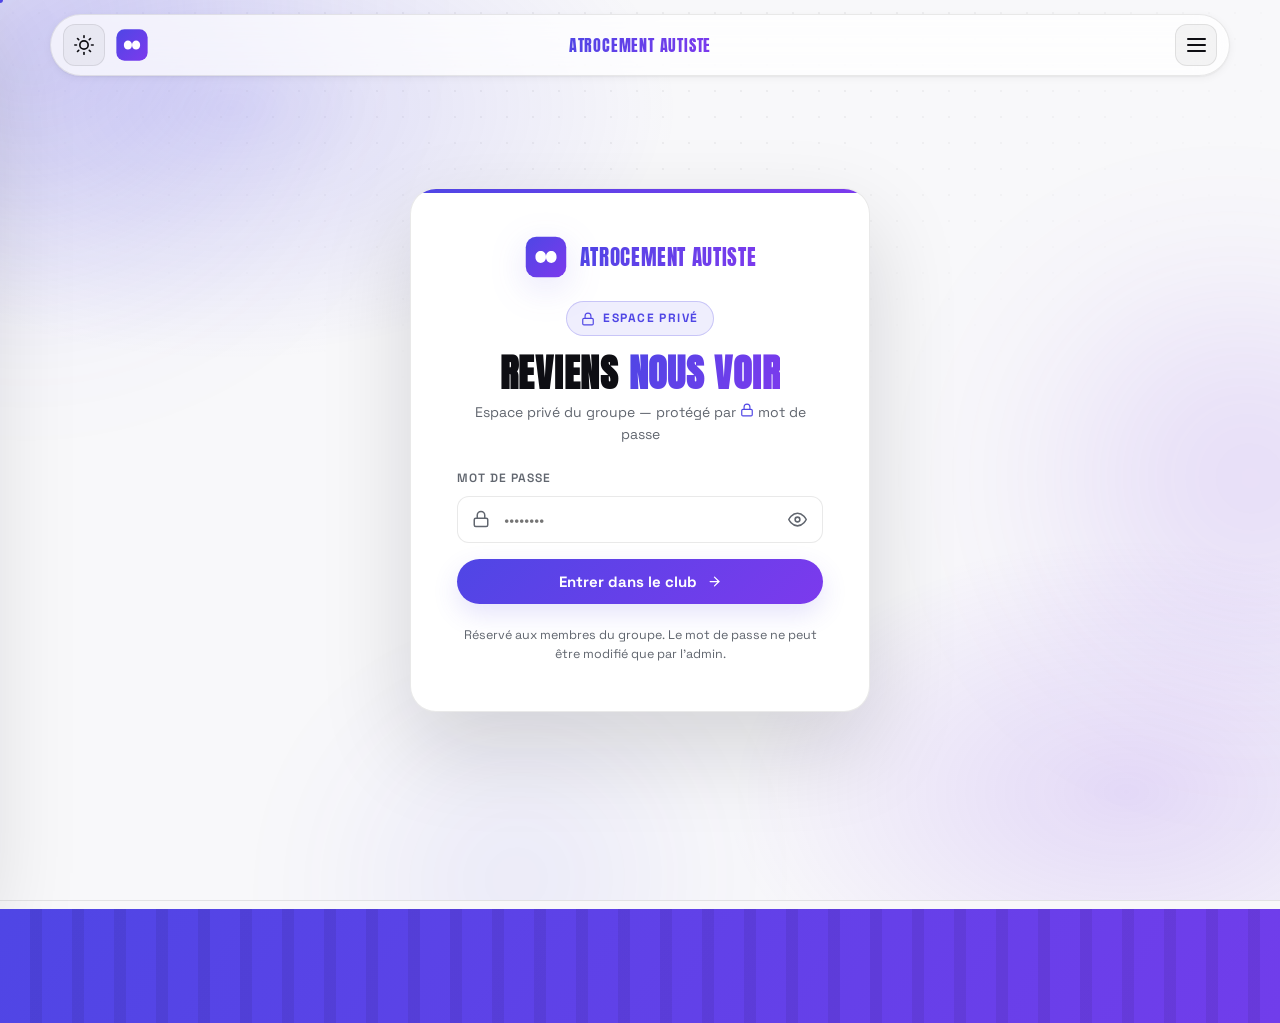
<file: index.html>
<!doctype html>
<html lang="fr" data-theme="noir" data-mode="light">
<head>
<meta charset="utf-8">
<meta name="viewport" content="width=device-width, initial-scale=1, viewport-fit=cover">
<title>Atrocement Autiste — L'espace du groupe</title>
<meta name="description" content="Le site privé du groupe : archives, défis, actu, coffre-fort et jeux.">
<meta name="theme-color" content="#f8f8fa">
<link rel="manifest" href="manifest.json">
<link rel="icon" type="image/svg+xml" href="icons/logo.svg">
<link rel="icon" type="image/png" sizes="32x32" href="icons/icon-32.png">
<link rel="apple-touch-icon" href="icons/apple-touch-icon.png">
<meta name="apple-mobile-web-app-capable" content="yes">
<meta name="mobile-web-app-capable" content="yes">
<meta name="apple-mobile-web-app-status-bar-style" content="black-translucent">
<meta name="apple-mobile-web-app-title" content="Atrocement Autiste">
<script>
(function(){try{var t=localStorage.getItem('aa_theme')||'noir';var m=localStorage.getItem('aa_mode')||'light';var d=document.documentElement;d.setAttribute('data-theme',t);d.setAttribute('data-mode',m);}catch(e){}})();
</script>
<link rel="stylesheet" href="fonts/fonts.css">
<link rel="stylesheet" href="css/themes.css">
<link rel="stylesheet" href="css/styles.css">
</head>
<body>
<div class="cursor-dot"></div>
<div class="grid-fx"></div>
<div class="blobs"><div class="blob b1"></div><div class="blob b2"></div><div class="blob b3"></div></div>
<div class="transition-overlay"></div>

<div id="intro" aria-hidden="true">
  <div class="intro-inner">
    <h1 id="intro-title"></h1>
    <p id="intro-def"></p>
  </div>
</div>

<header class="nav">
  <div class="nav-inner">
    <div class="nav-left">
      <button class="icon-btn" id="theme-btn" aria-label="Changer le thème" aria-expanded="false">
        <span class="icon-moon" data-icon="moon"></span>
        <span class="icon-sun" data-icon="sun"></span>
      </button>
      <a href="index.html" class="no-transition logo-mark" aria-label="Accueil">
        <svg viewBox="0 0 100 100" fill="none" aria-hidden="true">
          <defs>
            <linearGradient id="navg" x1="0" y1="0" x2="1" y2="1">
              <stop offset="0" stop-color="var(--accent1)"/><stop offset="1" stop-color="var(--accent2)"/>
            </linearGradient>
          </defs>
          <rect x="4" y="4" width="92" height="92" rx="24" fill="url(#navg)"/>
          <path d="M 50 50 C 50 32 26 32 26 50 C 26 68 50 68 50 50 C 50 32 74 32 74 50 C 74 68 50 68 50 50 Z" fill="#fff"/>
        </svg>
      </a>
    </div>
    <a href="index.html" class="nav-center no-transition logo-word">Atrocement Autiste</a>
    <button class="icon-btn burger" id="burger-btn" aria-label="Ouvrir le menu" aria-expanded="false">
      <span class="bars"><span class="bar"></span><span class="bar"></span><span class="bar"></span></span>
    </button>
  </div>
</header>

<div class="panel-backdrop" id="theme-backdrop"></div>
<aside class="theme-panel" id="theme-panel" aria-label="Réglages du thème">
  <div class="panel-head">
    <span class="panel-logo" data-icon="sparkles"></span>
    <h3>Apparence</h3>
  </div>
  <p>Choisis tes couleurs et ton mode (clair ou sombre).</p>
  <div class="mode-switch">
    <button data-mode="light"><span data-icon="sun"></span> Clair</button>
    <button data-mode="dark"><span data-icon="moon"></span> Sombre</button>
  </div>
  <div class="theme-grid" id="theme-grid"></div>
  <div class="nick-field">
    <label for="nick-input">Ton pseudo</label>
    <input class="input" type="text" id="nick-input" placeholder="Comment t'appelles-tu ?" autocomplete="off" maxlength="30">
    <small>Utilisé pour signer tes posts, défis, etc.</small>
  </div>
</aside>

<nav class="menu" id="menu" aria-label="Menu principal">
  <span class="menu-eyebrow">Navigation</span>
  <div class="menu-links">
    <div class="menu-item"><a class="menu-link" href="index.html"><span class="idx">01</span><span class="grad">Accueil</span></a></div>
    <div class="menu-item"><a class="menu-link" href="archives.html"><span class="idx">02</span>Archives &amp; Nostalgie</a></div>
    <div class="menu-item"><a class="menu-link" href="defis.html"><span class="idx">03</span>Défis &amp; Vie de groupe</a></div>
    <div class="menu-item"><a class="menu-link" href="actualites.html"><span class="idx">04</span>Fil d'actualité</a></div>
    <div class="menu-item"><a class="menu-link" href="coffre.html"><span class="idx">05</span>Coffre-fort</a></div>
    <div class="menu-item"><a class="menu-link" href="ludique.html"><span class="idx">06</span>Ludique &amp; Divertissement</a></div>
    <div class="menu-item"><a class="menu-link" href="sondages.html"><span class="idx">07</span>Sondages &amp; Votes</a></div>
    <div class="menu-item"><a class="menu-link" href="jeux.html"><span class="idx">08</span>Jeux &amp; Addiction</a></div>
    <div class="menu-item"><a class="menu-link" href="mentions.html"><span class="idx">09</span>Mentions légales</a></div>
  </div>
  <div class="menu-foot">
    <button class="btn sm" id="logout-btn">Se déconnecter <span data-icon="arrow"></span></button>
  </div>
</nav>

<main>
  <section class="hero" id="hero">
    <div class="container hero-inner">
      <div class="hero-emblem" id="hero-logo-wrap" aria-hidden="true">
        <div class="logo-badge" id="hero-logo">
          <svg viewBox="0 0 100 100" fill="none">
            <defs>
              <linearGradient id="hgrad" x1="0" y1="0" x2="1" y2="1">
                <stop offset="0" stop-color="var(--accent1)"/><stop offset="1" stop-color="var(--accent2)"/>
              </linearGradient>
            </defs>
            <rect x="4" y="4" width="92" height="92" rx="24" fill="url(#hgrad)"/>
            <path d="M 50 50 C 50 32 26 32 26 50 C 26 68 50 68 50 50 C 50 32 74 32 74 50 C 74 68 50 68 50 50 Z" fill="#fff"/>
          </svg>
        </div>
      </div>

      <span class="hero-kicker" data-reveal>Espace privé du groupe</span>
      <h1 class="hero-title" id="hero-type" aria-label="Atrocement Autiste">
        <span class="line type-line" data-reveal="clip"><span class="type-wrap"><span class="type-text" id="type-text">Atrocement Autiste</span><span class="type-caret" aria-hidden="true"></span></span></span>
      </h1>
      <p class="hero-sub" data-reveal style="--d:.25s">
        L'espace privé du groupe. Archives, défis, actu, trésor caché et jeux — tout est là, pour nous, rien que pour nous.
      </p>
      <div class="hero-cta" data-reveal style="--d:.35s">
        <a class="btn" href="ludique.html" data-magnetic>Explorer <span data-icon="arrow"></span></a>
        <a class="btn ghost" href="actualites.html">Fil d'actualité <span data-icon="send"></span></a>
      </div>
      <div class="hero-scroll" aria-hidden="true">
        <span>Défiler</span>
        <span class="mouse"></span>
      </div>
    </div>

    <div class="container hero-visual" data-reveal style="--d:.4s">
      <div class="code-card" aria-hidden="true">
        <div class="code-head">
          <span class="dot r"></span><span class="dot y"></span><span class="dot g"></span>
          <span class="t">le-coin-a-nous.js</span>
          <span class="code-status"><i></i> durable</span>
        </div>
        <div class="code-body">
          <div class="ln"><span class="no">01</span><span><span class="pr">■</span> <span class="kw">const</span> groupe = <span class="fn">group.open</span>({ id: <span class="st">"le-coin-a-nous"</span> });</span></div>
          <div class="ln"><span class="no">02</span><span></span></div>
          <div class="ln"><span class="no">03</span><span><span class="cm">// nos souvenirs ne se perdent jamais</span></span></div>
          <div class="ln"><span class="no">04</span><span><span class="kw">const</span> archives = <span class="kw">await</span> groupe.<span class="fn">run</span>(<span class="st">"sortir-les-archives"</span>, <span class="kw">async</span> () =&gt; {</span></div>
          <div class="ln"><span class="no">05</span><span>&nbsp;&nbsp;<span class="kw">return</span> museum.<span class="fn">sort</span>({ qui: <span class="st">"@nous"</span>, humeur: <span class="st">"nostalgie"</span> });</span></div>
          <div class="ln"><span class="no">06</span><span>});</span></div>
          <div class="ln"><span class="no">07</span><span></span></div>
          <div class="ln"><span class="no">08</span><span><span class="kw">const</span> defi = <span class="kw">await</span> groupe.<span class="fn">run</span>(<span class="st">"lancer-un-defi"</span>, () =&gt; {</span></div>
          <div class="ln"><span class="no">09</span><span>&nbsp;&nbsp;<span class="kw">return</span> groupe.<span class="fn">crash</span>({ avec: <span class="st">"@toi"</span>, categorie: <span class="st">"impossible"</span> });</span></div>
          <div class="ln"><span class="no">10</span><span>});</span></div>
          <div class="ln"><span class="no">11</span><span></span></div>
          <div class="ln"><span class="no">12</span><span><span class="kw">await</span> groupe.<span class="fn">vote</span>({ theme: <span class="st">"playlist"</span>, note: <span class="st">"🤘"</span> });</span></div>
          <div class="ln"><span class="no">13</span><span></span></div>
          <div class="ln"><span class="no">14</span><span><span class="kw">return</span> { etat: <span class="st">"increvable"</span>, amour: <span class="pn">Infinity</span> };<span class="caret-line"></span></span></div>
        </div>
      </div>
    </div>
  </section>

  <div class="marquee" aria-hidden="true">
    <div class="marquee-track" id="marquee-track"></div>
  </div>

  <section class="section">
    <div class="container">
      <span class="section-kicker" data-reveal>Le coin à nous</span>
      <h2 class="h2" data-reveal>Qu'est-ce qu'on <span class="grad">trouve ici ?</span></h2>
      <p class="lead" data-reveal style="--d:.1s">
        Sept espaces pensés pour le groupe : garder nos souvenirs, se lancer des défis, suivre l'actu, cacher nos trésors et se marrer.
      </p>

      <div class="grid" style="margin-top:50px;">
        <a class="card col-3 hover-accent" href="archives.html" data-reveal>
          <span class="arrow" data-icon="arrow"></span>
          <span class="card-icon" data-icon="film"></span>
          <h3>Archives &amp; Nostalgie</h3>
          <p>Les photos, les souvenirs, les "tu te souviens quand…". Le musée du groupe.</p>
        </a>
        <a class="card col-3 hover-accent" href="defis.html" data-reveal style="--d:.08s">
          <span class="arrow" data-icon="arrow"></span>
          <span class="card-icon" data-icon="trophy"></span>
          <h3>Défis &amp; Vie de groupe</h3>
          <p>Des défis à se lancer, des choses à accomplir ensemble. Chacun son tour.</p>
        </a>
        <a class="card col-3 hover-accent" href="actualites.html" data-reveal style="--d:.16s">
          <span class="arrow" data-icon="arrow"></span>
          <span class="card-icon" data-icon="users"></span>
          <h3>Fil d'actualité</h3>
          <p>Les annonces, les sorties, les nouvelles de tout le monde. Toujours à jour.</p>
        </a>
        <a class="card col-3 hover-accent" href="coffre.html" data-reveal>
          <span class="arrow" data-icon="arrow"></span>
          <span class="card-icon" data-icon="lock"></span>
          <h3>Coffre-fort</h3>
          <p>Le trésor du groupe : liens, notes secrètes, fichiers. Bien planqué, promis.</p>
        </a>
        <a class="card col-3 hover-accent" href="ludique.html" data-reveal style="--d:.08s">
          <span class="arrow" data-icon="arrow"></span>
          <span class="card-icon" data-icon="dice"></span>
          <h3>Ludique &amp; Divertissement</h3>
          <p>Roulette, dé, balles magiques, votes… et la playlist commune.</p>
        </a>
        <a class="card col-3 hover-accent" href="ludique.html#playlist" data-reveal style="--d:.16s">
          <span class="arrow" data-icon="arrow"></span>
          <span class="card-icon" data-icon="music"></span>
          <h3>Playlist commune</h3>
          <p>Chacun ajoute ses sons, on vote pour les meilleurs. Le son du groupe.</p>
        </a>
        <a class="card col-3 hover-accent" href="jeux.html" data-reveal style="--d:.16s">
          <span class="arrow" data-icon="arrow"></span>
          <span class="card-icon" data-icon="gamepad"></span>
          <h3>Jeux &amp; Addiction</h3>
          <p>Le blackjack du groupe. 100% virtuel, 0€ engagé, addiction garantie.</p>
        </a>
      </div>
    </div>
  </section>

  <section class="section" style="padding-top:0;">
    <div class="container">
      <span class="section-kicker" data-reveal>Nos souvenirs</span>
      <h2 class="h2" data-reveal>La mosaïque du <span class="grad">groupe</span></h2>
      <p class="lead" data-reveal style="--d:.1s">
        Un aperçu des photos partagées. Survole-les, elles te racontent un souvenir.
      </p>
      <div class="mosaic" id="mosaic-grid" data-reveal style="--d:.15s"></div>
      <div class="empty" id="mosaic-empty" style="display:none;">
        <div class="big">📸</div>
        Aucune photo partagée pour l'instant.
      </div>
      <div style="text-align:center; margin-top:30px;" data-reveal>
        <a class="btn ghost" href="archives.html">Voir les archives <span data-icon="arrow"></span></a>
      </div>
    </div>
  </section>

  <section class="section" style="padding-top:0;">
    <div class="container">
      <div class="grid">
        <div class="col-5" data-reveal>
          <span class="section-kicker">Le principe</span>
          <h2 class="h2" style="font-size:clamp(34px,5.5vw,62px);">Simple, fluide, <span class="grad">fait pour nous</span></h2>
          <p class="lead" style="margin-top:20px;">
            Un seul mot de passe pour tout le groupe, des pages rapides qui répondent sur mobile comme sur ordi, et des couleurs que chacun règle à sa sauce.
          </p>
          <div class="points">
            <div class="point">
              <span class="tick" data-icon="check"></span>
              <div><strong>Ça marche partout</strong><span>Ordinateur, téléphone, même hors connexion.</span></div>
            </div>
            <div class="point">
              <span class="tick" data-icon="check"></span>
              <div><strong>Installe-le comme une appli</strong><span>Un clic et le site vit sur ton écran d'accueil.</span></div>
            </div>
            <div class="point">
              <span class="tick" data-icon="check"></span>
              <div><strong>À ton goût</strong><span>Couleurs, mode clair ou sombre, chacun sa sauce.</span></div>
            </div>
          </div>
          <a class="btn ghost" href="coffre.html" style="margin-top:26px;" data-magnetic>Découvrir le coffre <span data-icon="lock"></span></a>
        </div>
        <div class="col-7" data-reveal style="--d:.15s">
          <div class="code-card" aria-hidden="true">
            <div class="code-head">
              <span class="dot r"></span><span class="dot y"></span><span class="dot g"></span>
              <span class="t">install.sh</span>
              <span class="code-status"><i></i> prêt</span>
            </div>
            <div class="code-body">
              <div class="ln"><span class="no">01</span><span>$ <span class="fn">install</span> --site <span class="st">"atrocement-autiste"</span></span></div>
              <div class="ln"><span class="no">02</span><span><span class="cm"># 7 espaces · 1 mot de passe · 0 pitié</span></span></div>
              <div class="ln"><span class="no">03</span><span><span class="kw">✓</span> archives <span class="kw">✓</span> defis <span class="kw">✓</span> actu <span class="kw">✓</span> coffre-fort</span></div>
              <div class="ln"><span class="no">04</span><span><span class="kw">✓</span> ludique <span class="kw">✓</span> jeux <span class="kw">✓</span> playlist</span></div>
              <div class="ln"><span class="no">05</span><span></span></div>
              <div class="ln"><span class="no">06</span><span>Status : <span class="st">"increvable"</span> — <span class="pn">Infinity</span> fous rires<span class="caret-line"></span></span></div>
            </div>
          </div>
        </div>
      </div>
    </div>
  </section>

  <section class="section" style="padding-top:0;">
    <div class="container">
      <span class="section-kicker" data-reveal>En 3 étapes</span>
      <h2 class="h2" data-reveal>Comment ça <span class="grad">marche</span></h2>

      <div class="steps" style="margin-top:46px;">
        <div class="step" data-reveal>
          <span class="no">01</span>
          <h3>Connecte-toi</h3>
          <p>Un seul mot de passe pour tout le groupe. Personne d'autre n'entre.</p>
        </div>
        <div class="step" data-reveal style="--d:.1s">
          <span class="no">02</span>
          <h3>Explore</h3>
          <p>Archives, défis, actu, coffre et jeux — chacun son espace, tout rangé proprement.</p>
        </div>
        <div class="step" data-reveal style="--d:.2s">
          <span class="no">03</span>
          <h3>Installe</h3>
          <p>Ajoute le site à ton écran d'accueil. Ça marche même sans réseau.</p>
        </div>
      </div>

      <div class="badges" style="margin-top:44px;" data-reveal>
        <span class="badge"><span data-icon="lock"></span> 1 mot de passe</span>
        <span class="badge"><span data-icon="download"></span> Offline ready</span>
        <span class="badge"><span data-icon="heart"></span> ∞ fous rires</span>
        <span class="badge"><span data-icon="sparkles"></span> 0 bug (on croise les doigts)</span>
      </div>
    </div>
  </section>

  <section class="section" style="padding-top:0;">
    <div class="container">
      <div class="cta-card" data-reveal>
        <span class="section-kicker cta-kicker" style="color:rgba(255,255,255,.85);">Prêt ?</span>
        <h2 class="h2">La bande <span class="grad-light">reprend</span> la main</h2>
        <p class="lead">
          Ouvre la boîte à outils du groupe : roulette, dés, votes, playlist… et le reste.
        </p>
        <div class="hero-cta">
          <a class="btn" href="ludique.html" data-magnetic>Ouvrir la boîte à outils <span data-icon="arrow"></span></a>
        </div>
      </div>
    </div>
  </section>
</main>

<footer style="border-top:1px solid var(--line); padding:34px clamp(18px,4vw,44px); text-align:center; color:var(--text-dim); font-size:13px;">
  <p>Atrocement Autiste — fait par le groupe, pour le groupe. © 2026</p>
  <nav class="footer-links">
    <a href="sondages.html">Sondages</a>
    <a href="mentions.html">Mentions légales</a>
  </nav>
</footer>

<div class="toasts"></div>

<script src="js/store.js"></script>
<script src="js/app.js"></script>
<script src="js/mosaic.js"></script>
</body>
</html>
</file>
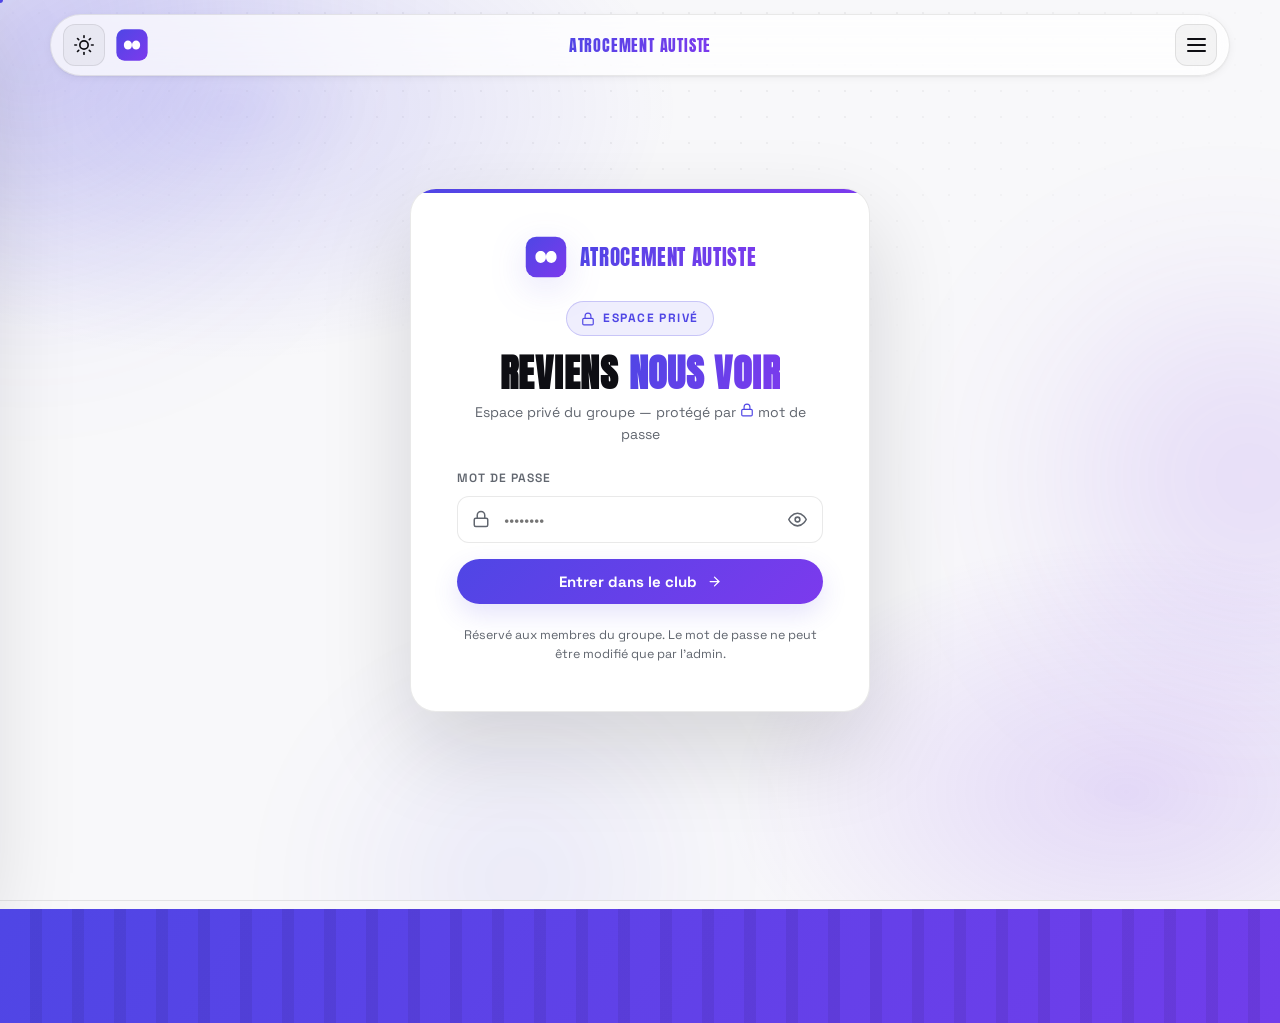
<file: actualites.html>
<!doctype html>
<html lang="fr" data-theme="noir" data-mode="light">
<head>
<meta charset="utf-8">
<meta name="viewport" content="width=device-width, initial-scale=1, viewport-fit=cover">
<title>Fil d'actualité — Atrocement Autiste</title>
<meta name="description" content="Les nouvelles du groupe.">
<meta name="theme-color" content="#f8f8fa">
<link rel="manifest" href="manifest.json">
<link rel="icon" type="image/svg+xml" href="icons/logo.svg">
<link rel="icon" type="image/png" sizes="32x32" href="icons/icon-32.png">
<link rel="apple-touch-icon" href="icons/apple-touch-icon.png">
<meta name="apple-mobile-web-app-capable" content="yes">
<meta name="mobile-web-app-capable" content="yes">
<meta name="apple-mobile-web-app-status-bar-style" content="black-translucent">
<meta name="apple-mobile-web-app-title" content="Atrocement Autiste">
<script>
(function(){try{var t=localStorage.getItem('aa_theme')||'noir';var m=localStorage.getItem('aa_mode')||'light';var d=document.documentElement;d.setAttribute('data-theme',t);d.setAttribute('data-mode',m);}catch(e){}})();
</script>
<link rel="stylesheet" href="fonts/fonts.css">
<link rel="stylesheet" href="css/themes.css">
<link rel="stylesheet" href="css/styles.css">
</head>
<body>
<div class="cursor-dot"></div>
<div class="grid-fx"></div>
<div class="blobs"><div class="blob b1"></div><div class="blob b2"></div><div class="blob b3"></div></div>
<div class="transition-overlay"></div>

<header class="nav">
  <div class="nav-inner">
    <div class="nav-left">
      <button class="icon-btn" id="theme-btn" aria-label="Changer le thème" aria-expanded="false">
        <span class="icon-moon" data-icon="moon"></span>
        <span class="icon-sun" data-icon="sun"></span>
      </button>
      <a href="index.html" class="no-transition logo-mark" aria-label="Accueil">
        <svg viewBox="0 0 100 100" fill="none" aria-hidden="true">
          <defs><linearGradient id="navg" x1="0" y1="0" x2="1" y2="1"><stop offset="0" stop-color="var(--accent1)"/><stop offset="1" stop-color="var(--accent2)"/></linearGradient></defs>
          <rect x="4" y="4" width="92" height="92" rx="24" fill="url(#navg)"/>
          <path d="M 50 50 C 50 32 26 32 26 50 C 26 68 50 68 50 50 C 50 32 74 32 74 50 C 74 68 50 68 50 50 Z" fill="#fff"/>
        </svg>
      </a>
    </div>
    <a href="index.html" class="nav-center no-transition logo-word">Atrocement Autiste</a>
    <button class="icon-btn burger" id="burger-btn" aria-label="Ouvrir le menu" aria-expanded="false">
      <span class="bars"><span class="bar"></span><span class="bar"></span><span class="bar"></span></span>
    </button>
  </div>
</header>

<div class="panel-backdrop" id="theme-backdrop"></div>
<aside class="theme-panel" id="theme-panel" aria-label="Réglages du thème">
  <div class="panel-head">
    <span class="panel-logo" data-icon="sparkles"></span>
    <h3>Apparence</h3>
  </div>
  <p>Choisis tes couleurs et ton mode (clair ou sombre).</p>
  <div class="mode-switch">
    <button data-mode="light"><span data-icon="sun"></span> Clair</button>
    <button data-mode="dark"><span data-icon="moon"></span> Sombre</button>
  </div>
  <div class="theme-grid" id="theme-grid"></div>
  <div class="nick-field">
    <label for="nick-input">Ton pseudo</label>
    <input class="input" type="text" id="nick-input" placeholder="Comment t'appelles-tu ?" autocomplete="off" maxlength="30">
    <small>Utilisé pour signer tes posts, défis, etc.</small>
  </div>
</aside>

<nav class="menu" id="menu" aria-label="Menu principal">
  <span class="menu-eyebrow">Navigation</span>
  <div class="menu-links">
    <div class="menu-item"><a class="menu-link" href="index.html"><span class="idx">01</span>Accueil</a></div>
    <div class="menu-item"><a class="menu-link" href="archives.html"><span class="idx">02</span>Archives &amp; Nostalgie</a></div>
    <div class="menu-item"><a class="menu-link" href="defis.html"><span class="idx">03</span>Défis &amp; Vie de groupe</a></div>
    <div class="menu-item"><a class="menu-link" href="actualites.html"><span class="idx">04</span><span class="grad">Fil d'actualité</span></a></div>
    <div class="menu-item"><a class="menu-link" href="coffre.html"><span class="idx">05</span>Coffre-fort</a></div>
    <div class="menu-item"><a class="menu-link" href="ludique.html"><span class="idx">06</span>Ludique &amp; Divertissement</a></div>
    <div class="menu-item"><a class="menu-link" href="sondages.html"><span class="idx">07</span>Sondages &amp; Votes</a></div>
    <div class="menu-item"><a class="menu-link" href="jeux.html"><span class="idx">08</span>Jeux &amp; Addiction</a></div>
    <div class="menu-item"><a class="menu-link" href="mentions.html"><span class="idx">09</span>Mentions légales</a></div>
  </div>
  <div class="menu-foot">
    <button class="btn sm" id="logout-btn">Se déconnecter <span data-icon="arrow"></span></button>
  </div>
</nav>

<main>
  <section class="page-head">
    <div class="container">
      <span class="section-kicker" data-reveal><span class="kicker-index">04</span> En direct du groupe</span>
      <h1 class="h2" data-reveal>Fil <span class="grad">d'actualité</span></h1>
      <p class="lead" data-reveal style="--d:.12s">
        Les annonces, les sorties, les potins. Tout ce qui se passe, en un seul endroit.
      </p>
    </div>
  </section>

  <section class="section" style="padding-top:10px;">
    <div class="container">
      <form id="post-form" class="card" style="margin-bottom:34px;" data-reveal>
        <textarea class="textarea" id="post-text" placeholder="Quoi de neuf dans le groupe ?" maxlength="1000"></textarea>
        <div class="toolbar" style="margin-top:14px;">
          <button class="btn" type="submit" data-magnetic>Publier <span data-icon="send"></span></button>
          <button class="btn ghost" type="button" id="post-refresh">Actualiser <span data-icon="refresh"></span></button>
        </div>
      </form>

      <div class="list" id="post-list"></div>
      <div class="empty" id="post-empty" style="display:none;">
        <div class="big">📢</div>
        Rien pour l'instant. Publie la première nouvelle !
      </div>
    </div>
  </section>
</main>

<footer style="border-top:1px solid var(--line); padding:34px clamp(18px,4vw,44px); text-align:center; color:var(--text-dim); font-size:13px;">
  <p>Atrocement Autiste — fait par le groupe, pour le groupe. © 2026</p>
  <nav class="footer-links">
    <a href="sondages.html">Sondages</a>
    <a href="mentions.html">Mentions légales</a>
  </nav>
</footer>

<div class="toasts"></div>

<script src="js/store.js"></script>
<script src="js/app.js"></script>
<script src="js/actualites.js"></script>
</body>
</html>
</file>
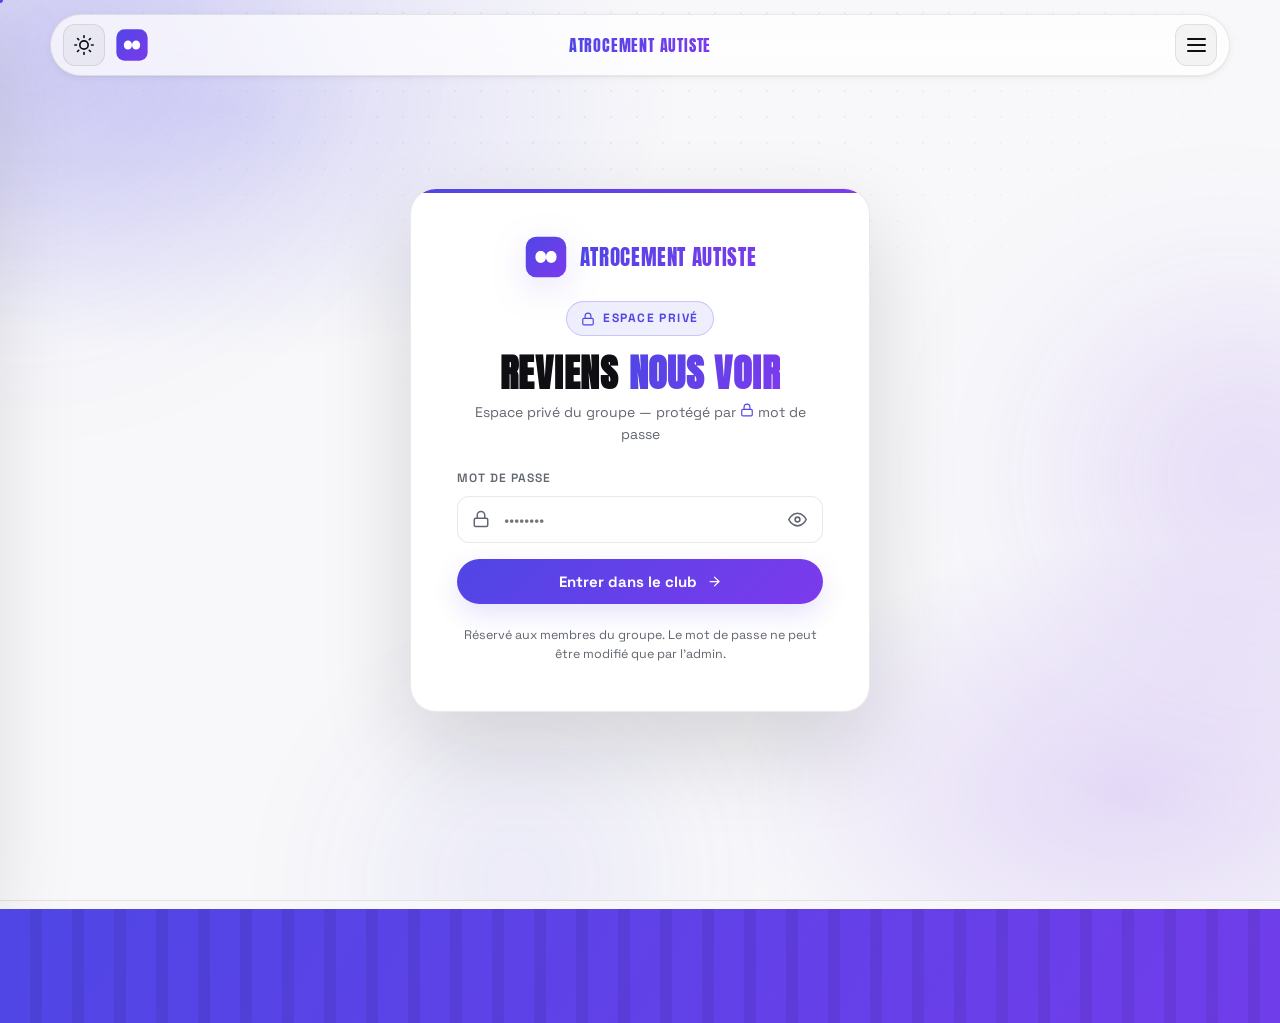
<file: archives.html>
<!doctype html>
<html lang="fr" data-theme="noir" data-mode="light">
<head>
<meta charset="utf-8">
<meta name="viewport" content="width=device-width, initial-scale=1, viewport-fit=cover">
<title>Archives &amp; Nostalgie — Atrocement Autiste</title>
<meta name="description" content="Les souvenirs du groupe : photos, vidéos, moments.">
<meta name="theme-color" content="#f8f8fa">
<link rel="manifest" href="manifest.json">
<link rel="icon" type="image/svg+xml" href="icons/logo.svg">
<link rel="icon" type="image/png" sizes="32x32" href="icons/icon-32.png">
<link rel="apple-touch-icon" href="icons/apple-touch-icon.png">
<meta name="apple-mobile-web-app-capable" content="yes">
<meta name="mobile-web-app-capable" content="yes">
<meta name="apple-mobile-web-app-status-bar-style" content="black-translucent">
<meta name="apple-mobile-web-app-title" content="Atrocement Autiste">
<script>
(function(){try{var t=localStorage.getItem('aa_theme')||'noir';var m=localStorage.getItem('aa_mode')||'light';var d=document.documentElement;d.setAttribute('data-theme',t);d.setAttribute('data-mode',m);}catch(e){}})();
</script>
<link rel="stylesheet" href="fonts/fonts.css">
<link rel="stylesheet" href="css/themes.css">
<link rel="stylesheet" href="css/styles.css">
</head>
<body>
<div class="cursor-dot"></div>
<div class="grid-fx"></div>
<div class="blobs"><div class="blob b1"></div><div class="blob b2"></div><div class="blob b3"></div></div>
<div class="transition-overlay"></div>

<header class="nav">
  <div class="nav-inner">
    <div class="nav-left">
      <button class="icon-btn" id="theme-btn" aria-label="Changer le thème" aria-expanded="false">
        <span class="icon-moon" data-icon="moon"></span>
        <span class="icon-sun" data-icon="sun"></span>
      </button>
      <a href="index.html" class="no-transition logo-mark" aria-label="Accueil">
        <svg viewBox="0 0 100 100" fill="none" aria-hidden="true">
          <defs><linearGradient id="navg" x1="0" y1="0" x2="1" y2="1"><stop offset="0" stop-color="var(--accent1)"/><stop offset="1" stop-color="var(--accent2)"/></linearGradient></defs>
          <rect x="4" y="4" width="92" height="92" rx="24" fill="url(#navg)"/>
          <path d="M 50 50 C 50 32 26 32 26 50 C 26 68 50 68 50 50 C 50 32 74 32 74 50 C 74 68 50 68 50 50 Z" fill="#fff"/>
        </svg>
      </a>
    </div>
    <a href="index.html" class="nav-center no-transition logo-word">Atrocement Autiste</a>
    <button class="icon-btn burger" id="burger-btn" aria-label="Ouvrir le menu" aria-expanded="false">
      <span class="bars"><span class="bar"></span><span class="bar"></span><span class="bar"></span></span>
    </button>
  </div>
</header>

<div class="panel-backdrop" id="theme-backdrop"></div>
<aside class="theme-panel" id="theme-panel" aria-label="Réglages du thème">
  <div class="panel-head">
    <span class="panel-logo" data-icon="sparkles"></span>
    <h3>Apparence</h3>
  </div>
  <p>Choisis tes couleurs et ton mode (clair ou sombre).</p>
  <div class="mode-switch">
    <button data-mode="light"><span data-icon="sun"></span> Clair</button>
    <button data-mode="dark"><span data-icon="moon"></span> Sombre</button>
  </div>
  <div class="theme-grid" id="theme-grid"></div>
  <div class="nick-field">
    <label for="nick-input">Ton pseudo</label>
    <input class="input" type="text" id="nick-input" placeholder="Comment t'appelles-tu ?" autocomplete="off" maxlength="30">
    <small>Utilisé pour signer tes posts, défis, etc.</small>
  </div>
</aside>

<nav class="menu" id="menu" aria-label="Menu principal">
  <span class="menu-eyebrow">Navigation</span>
  <div class="menu-links">
    <div class="menu-item"><a class="menu-link" href="index.html"><span class="idx">01</span>Accueil</a></div>
    <div class="menu-item"><a class="menu-link" href="archives.html"><span class="idx">02</span><span class="grad">Archives &amp; Nostalgie</span></a></div>
    <div class="menu-item"><a class="menu-link" href="defis.html"><span class="idx">03</span>Défis &amp; Vie de groupe</a></div>
    <div class="menu-item"><a class="menu-link" href="actualites.html"><span class="idx">04</span>Fil d'actualité</a></div>
    <div class="menu-item"><a class="menu-link" href="coffre.html"><span class="idx">05</span>Coffre-fort</a></div>
    <div class="menu-item"><a class="menu-link" href="ludique.html"><span class="idx">06</span>Ludique &amp; Divertissement</a></div>
    <div class="menu-item"><a class="menu-link" href="sondages.html"><span class="idx">07</span>Sondages &amp; Votes</a></div>
    <div class="menu-item"><a class="menu-link" href="jeux.html"><span class="idx">08</span>Jeux &amp; Addiction</a></div>
    <div class="menu-item"><a class="menu-link" href="mentions.html"><span class="idx">09</span>Mentions légales</a></div>
  </div>
  <div class="menu-foot">
    <button class="btn sm" id="logout-btn">Se déconnecter <span data-icon="arrow"></span></button>
  </div>
</nav>

<main>
  <section class="page-head">
    <div class="container">
      <span class="section-kicker" data-reveal><span class="kicker-index">02</span> Le musée du groupe</span>
      <h1 class="h2" data-reveal>Archives &amp; <span class="grad">Nostalgie</span></h1>
      <p class="lead" data-reveal style="--d:.12s">
        Tous nos souvenirs au même endroit. Ajoute une photo ou une vidéo d'un bon moment, avec une petite légende pour la postérité.
      </p>
    </div>
  </section>

  <section class="section" style="padding-top:20px;">
    <div class="container">
      <form id="archive-form" class="card" style="margin-bottom:34px;" data-reveal>
        <div class="toolbar">
          <label class="btn ghost" style="margin:0;" for="archive-file">
            <span data-icon="upload"></span> Choisir une photo / vidéo
            <input type="file" id="archive-file" accept="image/*,video/*" style="display:none;">
          </label>
          <input class="input" type="text" id="archive-caption" placeholder="Légende (ex : la soirée du Nouvel An 2019)">
          <button class="btn" type="submit" id="archive-submit">Publier <span data-icon="arrow"></span></button>
        </div>
      </form>

      <div class="gallery" id="archive-gallery"></div>
      <div class="empty" id="archive-empty" style="display:none;">
        <div class="big">🎞️</div>
        Aucun souvenir pour l'instant. Ajoute la première photo !
      </div>
    </div>
  </section>
</main>

<footer style="border-top:1px solid var(--line); padding:34px clamp(18px,4vw,44px); text-align:center; color:var(--text-dim); font-size:13px;">
  <p>Atrocement Autiste — fait par le groupe, pour le groupe. © 2026</p>
  <nav class="footer-links">
    <a href="sondages.html">Sondages</a>
    <a href="mentions.html">Mentions légales</a>
  </nav>
</footer>

<div class="toasts"></div>

<script src="js/store.js"></script>
<script src="js/app.js"></script>
<script src="js/archives.js"></script>
</body>
</html>
</file>
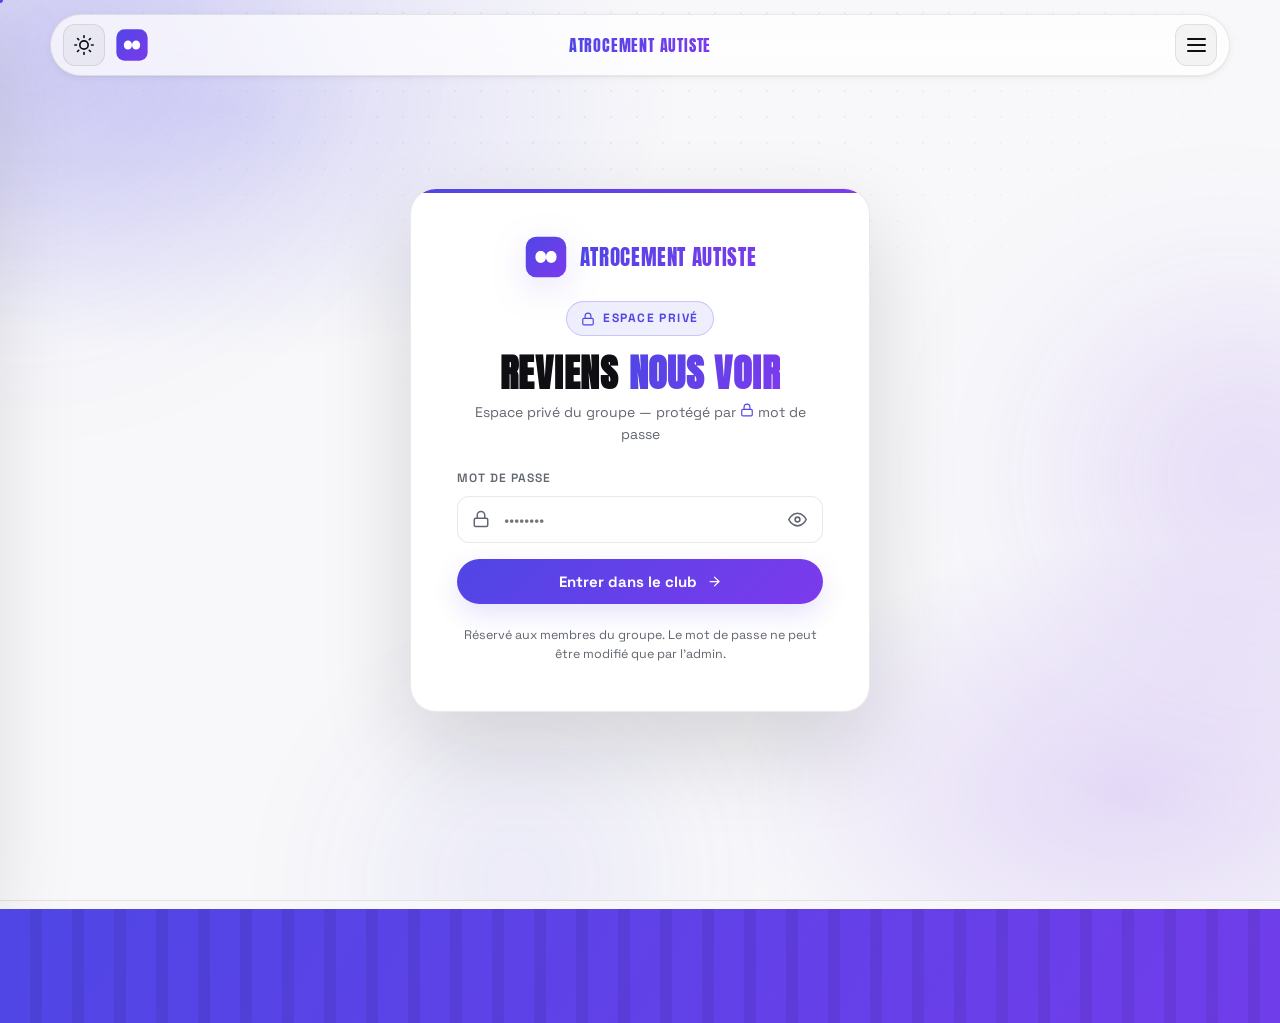
<file: coffre.html>
<!doctype html>
<html lang="fr" data-theme="noir" data-mode="light">
<head>
<meta charset="utf-8">
<meta name="viewport" content="width=device-width, initial-scale=1, viewport-fit=cover">
<title>Coffre-fort — Atrocement Autiste</title>
<meta name="description" content="Le coffre-fort du groupe.">
<meta name="theme-color" content="#f8f8fa">
<link rel="manifest" href="manifest.json">
<link rel="icon" type="image/svg+xml" href="icons/logo.svg">
<link rel="icon" type="image/png" sizes="32x32" href="icons/icon-32.png">
<link rel="apple-touch-icon" href="icons/apple-touch-icon.png">
<meta name="apple-mobile-web-app-capable" content="yes">
<meta name="mobile-web-app-capable" content="yes">
<meta name="apple-mobile-web-app-status-bar-style" content="black-translucent">
<meta name="apple-mobile-web-app-title" content="Atrocement Autiste">
<script>
(function(){try{var t=localStorage.getItem('aa_theme')||'noir';var m=localStorage.getItem('aa_mode')||'light';var d=document.documentElement;d.setAttribute('data-theme',t);d.setAttribute('data-mode',m);}catch(e){}})();
</script>
<link rel="stylesheet" href="fonts/fonts.css">
<link rel="stylesheet" href="css/themes.css">
<link rel="stylesheet" href="css/styles.css">
</head>
<body>
<div class="cursor-dot"></div>
<div class="grid-fx"></div>
<div class="blobs"><div class="blob b1"></div><div class="blob b2"></div><div class="blob b3"></div></div>
<div class="transition-overlay"></div>

<header class="nav">
  <div class="nav-inner">
    <div class="nav-left">
      <button class="icon-btn" id="theme-btn" aria-label="Changer le thème" aria-expanded="false">
        <span class="icon-moon" data-icon="moon"></span>
        <span class="icon-sun" data-icon="sun"></span>
      </button>
      <a href="index.html" class="no-transition logo-mark" aria-label="Accueil">
        <svg viewBox="0 0 100 100" fill="none" aria-hidden="true">
          <defs><linearGradient id="navg" x1="0" y1="0" x2="1" y2="1"><stop offset="0" stop-color="var(--accent1)"/><stop offset="1" stop-color="var(--accent2)"/></linearGradient></defs>
          <rect x="4" y="4" width="92" height="92" rx="24" fill="url(#navg)"/>
          <path d="M 50 50 C 50 32 26 32 26 50 C 26 68 50 68 50 50 C 50 32 74 32 74 50 C 74 68 50 68 50 50 Z" fill="#fff"/>
        </svg>
      </a>
    </div>
    <a href="index.html" class="nav-center no-transition logo-word">Atrocement Autiste</a>
    <button class="icon-btn burger" id="burger-btn" aria-label="Ouvrir le menu" aria-expanded="false">
      <span class="bars"><span class="bar"></span><span class="bar"></span><span class="bar"></span></span>
    </button>
  </div>
</header>

<div class="panel-backdrop" id="theme-backdrop"></div>
<aside class="theme-panel" id="theme-panel" aria-label="Réglages du thème">
  <div class="panel-head">
    <span class="panel-logo" data-icon="sparkles"></span>
    <h3>Apparence</h3>
  </div>
  <p>Choisis tes couleurs et ton mode (clair ou sombre).</p>
  <div class="mode-switch">
    <button data-mode="light"><span data-icon="sun"></span> Clair</button>
    <button data-mode="dark"><span data-icon="moon"></span> Sombre</button>
  </div>
  <div class="theme-grid" id="theme-grid"></div>
  <div class="nick-field">
    <label for="nick-input">Ton pseudo</label>
    <input class="input" type="text" id="nick-input" placeholder="Comment t'appelles-tu ?" autocomplete="off" maxlength="30">
    <small>Utilisé pour signer tes posts, défis, etc.</small>
  </div>
</aside>

<nav class="menu" id="menu" aria-label="Menu principal">
  <span class="menu-eyebrow">Navigation</span>
  <div class="menu-links">
    <div class="menu-item"><a class="menu-link" href="index.html"><span class="idx">01</span>Accueil</a></div>
    <div class="menu-item"><a class="menu-link" href="archives.html"><span class="idx">02</span>Archives &amp; Nostalgie</a></div>
    <div class="menu-item"><a class="menu-link" href="defis.html"><span class="idx">03</span>Défis &amp; Vie de groupe</a></div>
    <div class="menu-item"><a class="menu-link" href="actualites.html"><span class="idx">04</span>Fil d'actualité</a></div>
    <div class="menu-item"><a class="menu-link" href="coffre.html"><span class="idx">05</span><span class="grad">Coffre-fort</span></a></div>
    <div class="menu-item"><a class="menu-link" href="ludique.html"><span class="idx">06</span>Ludique &amp; Divertissement</a></div>
    <div class="menu-item"><a class="menu-link" href="sondages.html"><span class="idx">07</span>Sondages &amp; Votes</a></div>
    <div class="menu-item"><a class="menu-link" href="jeux.html"><span class="idx">08</span>Jeux &amp; Addiction</a></div>
    <div class="menu-item"><a class="menu-link" href="mentions.html"><span class="idx">09</span>Mentions légales</a></div>
  </div>
  <div class="menu-foot">
    <button class="btn sm" id="logout-btn">Se déconnecter <span data-icon="arrow"></span></button>
  </div>
</nav>

<main>
  <section class="page-head">
    <div class="container">
      <span class="section-kicker" data-reveal><span class="kicker-index">05</span> Top secret</span>
      <h1 class="h2" data-reveal>Coffre-<span class="grad">fort</span></h1>
      <p class="lead" data-reveal style="--d:.12s">
        Nos liens précieux, nos notes secrètes, nos fichiers. Le coffre se reverrouille à chaque nouvelle visite.
      </p>
    </div>
  </section>

  <section class="section" style="padding-top:10px;">
    <div class="container">

      <div class="login-box" id="vault-lock" style="margin:0 auto;">
        <div class="login-logo" data-icon="lock"></div>
        <h1 class="login-title" style="font-size:30px;">Coffre verrouillé</h1>
        <p class="sub">Rentre le mot de passe du site pour déverrouiller.</p>
        <div class="login-err" id="vault-err"></div>
        <form id="vault-lock-form" autocomplete="off">
          <div class="field">
            <label for="vault-password">Mot de passe</label>
            <input class="input" type="password" id="vault-password" placeholder="••••••••" autocomplete="current-password" required>
          </div>
          <button class="btn" type="submit" style="width:100%;" data-magnetic>Déverrouiller <span data-icon="unlock"></span></button>
        </form>
      </div>

      <div id="vault-content" style="display:none;">
        <div class="tabs" data-reveal>
          <button class="tab active" data-tab="notes">Notes <span data-icon="note"></span></button>
          <button class="tab" data-tab="links">Liens <span data-icon="link"></span></button>
          <button class="tab" data-tab="files">Fichiers <span data-icon="file"></span></button>
        </div>

        <div class="tab-pane active" id="pane-notes" data-reveal>
          <form class="card" id="note-form" style="margin-bottom:26px;">
            <div class="field"><label for="note-title">Titre</label><input class="input" id="note-title" placeholder="Le mot du jour"></div>
            <div class="field"><label for="note-content">Contenu</label><textarea class="textarea" id="note-content" placeholder="Écris ici…"></textarea></div>
            <button class="btn sm" type="submit">Ajouter la note <span data-icon="plus"></span></button>
          </form>
          <div class="list" id="note-list"></div>
        </div>

        <div class="tab-pane" id="pane-links" data-reveal>
          <form class="card" id="link-form" style="margin-bottom:26px;">
            <div class="field"><label for="link-title">Nom</label><input class="input" id="link-title" placeholder="La réservation du karaoké"></div>
            <div class="field"><label for="link-url">URL</label><input class="input" id="link-url" type="url" placeholder="https://…"></div>
            <button class="btn sm" type="submit">Ajouter le lien <span data-icon="plus"></span></button>
          </form>
          <div class="list" id="link-list"></div>
        </div>

        <div class="tab-pane" id="pane-files" data-reveal>
          <form class="card" id="file-form" style="margin-bottom:26px;">
            <div class="toolbar">
              <label class="btn ghost" for="file-upload" style="margin:0;">
                <span data-icon="upload"></span> Choisir un fichier
                <input type="file" id="file-upload" style="display:none;">
              </label>
              <input class="input" type="text" id="file-title" placeholder="Nom du fichier (optionnel)">
              <button class="btn" type="submit">Stocker <span data-icon="lock"></span></button>
            </div>
          </form>
          <div class="list" id="file-list"></div>
        </div>
      </div>

    </div>
  </section>
</main>

<footer style="border-top:1px solid var(--line); padding:34px clamp(18px,4vw,44px); text-align:center; color:var(--text-dim); font-size:13px;">
  <p>Atrocement Autiste — fait par le groupe, pour le groupe. © 2026</p>
  <nav class="footer-links">
    <a href="sondages.html">Sondages</a>
    <a href="mentions.html">Mentions légales</a>
  </nav>
</footer>

<div class="toasts"></div>

<script src="js/store.js"></script>
<script src="js/app.js"></script>
<script src="js/coffre.js"></script>
</body>
</html>
</file>
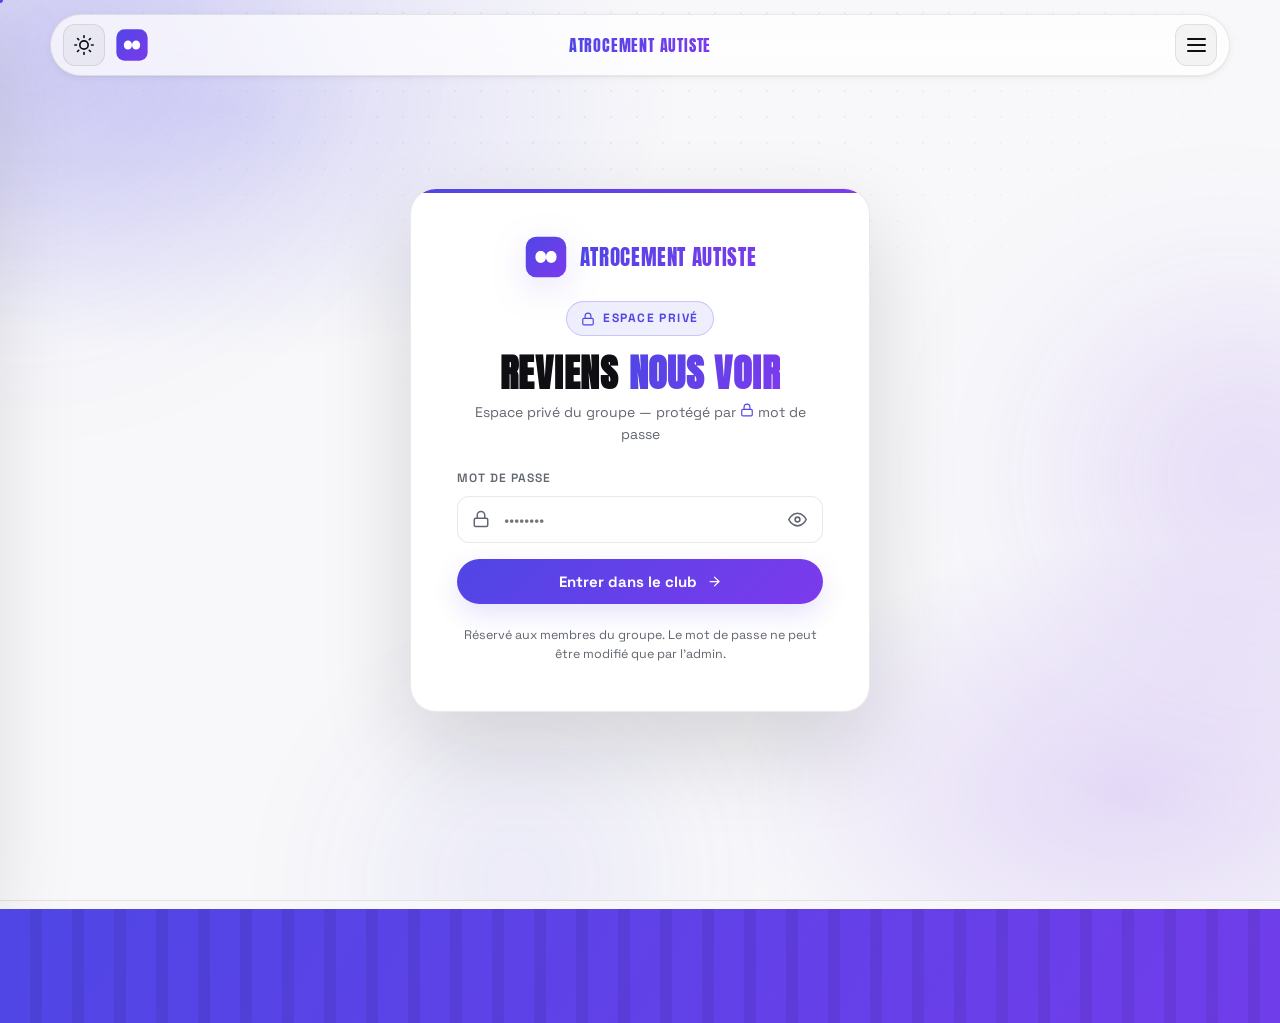
<file: defis.html>
<!doctype html>
<html lang="fr" data-theme="noir" data-mode="light">
<head>
<meta charset="utf-8">
<meta name="viewport" content="width=device-width, initial-scale=1, viewport-fit=cover">
<title>Défis &amp; Vie de groupe — Atrocement Autiste</title>
<meta name="description" content="Les défis à relever ensemble.">
<meta name="theme-color" content="#f8f8fa">
<link rel="manifest" href="manifest.json">
<link rel="icon" type="image/svg+xml" href="icons/logo.svg">
<link rel="icon" type="image/png" sizes="32x32" href="icons/icon-32.png">
<link rel="apple-touch-icon" href="icons/apple-touch-icon.png">
<meta name="apple-mobile-web-app-capable" content="yes">
<meta name="mobile-web-app-capable" content="yes">
<meta name="apple-mobile-web-app-status-bar-style" content="black-translucent">
<meta name="apple-mobile-web-app-title" content="Atrocement Autiste">
<script>
(function(){try{var t=localStorage.getItem('aa_theme')||'noir';var m=localStorage.getItem('aa_mode')||'light';var d=document.documentElement;d.setAttribute('data-theme',t);d.setAttribute('data-mode',m);}catch(e){}})();
</script>
<link rel="stylesheet" href="fonts/fonts.css">
<link rel="stylesheet" href="css/themes.css">
<link rel="stylesheet" href="css/styles.css">
</head>
<body>
<div class="cursor-dot"></div>
<div class="grid-fx"></div>
<div class="blobs"><div class="blob b1"></div><div class="blob b2"></div><div class="blob b3"></div></div>
<div class="transition-overlay"></div>

<header class="nav">
  <div class="nav-inner">
    <div class="nav-left">
      <button class="icon-btn" id="theme-btn" aria-label="Changer le thème" aria-expanded="false">
        <span class="icon-moon" data-icon="moon"></span>
        <span class="icon-sun" data-icon="sun"></span>
      </button>
      <a href="index.html" class="no-transition logo-mark" aria-label="Accueil">
        <svg viewBox="0 0 100 100" fill="none" aria-hidden="true">
          <defs><linearGradient id="navg" x1="0" y1="0" x2="1" y2="1"><stop offset="0" stop-color="var(--accent1)"/><stop offset="1" stop-color="var(--accent2)"/></linearGradient></defs>
          <rect x="4" y="4" width="92" height="92" rx="24" fill="url(#navg)"/>
          <path d="M 50 50 C 50 32 26 32 26 50 C 26 68 50 68 50 50 C 50 32 74 32 74 50 C 74 68 50 68 50 50 Z" fill="#fff"/>
        </svg>
      </a>
    </div>
    <a href="index.html" class="nav-center no-transition logo-word">Atrocement Autiste</a>
    <button class="icon-btn burger" id="burger-btn" aria-label="Ouvrir le menu" aria-expanded="false">
      <span class="bars"><span class="bar"></span><span class="bar"></span><span class="bar"></span></span>
    </button>
  </div>
</header>

<div class="panel-backdrop" id="theme-backdrop"></div>
<aside class="theme-panel" id="theme-panel" aria-label="Réglages du thème">
  <div class="panel-head">
    <span class="panel-logo" data-icon="sparkles"></span>
    <h3>Apparence</h3>
  </div>
  <p>Choisis tes couleurs et ton mode (clair ou sombre).</p>
  <div class="mode-switch">
    <button data-mode="light"><span data-icon="sun"></span> Clair</button>
    <button data-mode="dark"><span data-icon="moon"></span> Sombre</button>
  </div>
  <div class="theme-grid" id="theme-grid"></div>
  <div class="nick-field">
    <label for="nick-input">Ton pseudo</label>
    <input class="input" type="text" id="nick-input" placeholder="Comment t'appelles-tu ?" autocomplete="off" maxlength="30">
    <small>Utilisé pour signer tes posts, défis, etc.</small>
  </div>
</aside>

<nav class="menu" id="menu" aria-label="Menu principal">
  <span class="menu-eyebrow">Navigation</span>
  <div class="menu-links">
    <div class="menu-item"><a class="menu-link" href="index.html"><span class="idx">01</span>Accueil</a></div>
    <div class="menu-item"><a class="menu-link" href="archives.html"><span class="idx">02</span>Archives &amp; Nostalgie</a></div>
    <div class="menu-item"><a class="menu-link" href="defis.html"><span class="idx">03</span><span class="grad">Défis &amp; Vie de groupe</span></a></div>
    <div class="menu-item"><a class="menu-link" href="actualites.html"><span class="idx">04</span>Fil d'actualité</a></div>
    <div class="menu-item"><a class="menu-link" href="coffre.html"><span class="idx">05</span>Coffre-fort</a></div>
    <div class="menu-item"><a class="menu-link" href="ludique.html"><span class="idx">06</span>Ludique &amp; Divertissement</a></div>
    <div class="menu-item"><a class="menu-link" href="sondages.html"><span class="idx">07</span>Sondages &amp; Votes</a></div>
    <div class="menu-item"><a class="menu-link" href="jeux.html"><span class="idx">08</span>Jeux &amp; Addiction</a></div>
    <div class="menu-item"><a class="menu-link" href="mentions.html"><span class="idx">09</span>Mentions légales</a></div>
  </div>
  <div class="menu-foot">
    <button class="btn sm" id="logout-btn">Se déconnecter <span data-icon="arrow"></span></button>
  </div>
</nav>

<main>
  <section class="page-head">
    <div class="container">
      <span class="section-kicker" data-reveal><span class="kicker-index">03</span> À la vie à la mort</span>
      <h1 class="h2" data-reveal>Défis &amp; <span class="grad">Vie de groupe</span></h1>
      <p class="lead" data-reveal style="--d:.12s">
        On propose, on relève, on coche. Les défis peuvent être nuls, c'est justement le but.
      </p>
      <div class="toolbar" data-reveal style="--d:.2s; margin-top:28px;">
        <input class="input" type="text" id="defi-text" placeholder="Ex : manger 10 tacos d'affilée sans vomir">
        <button class="btn" id="defi-add" data-magnetic>Ajouter le défi <span data-icon="plus"></span></button>
      </div>
    </div>
  </section>

  <section class="section" style="padding-top:10px;">
    <div class="container">
      <div class="grid" style="margin-bottom:30px;">
        <div class="col-6 card stat-card" data-reveal>
          <span class="stat-value" id="stat-open">0</span>
          <span class="stat-label">défis en attente</span>
        </div>
        <div class="col-6 card stat-card" data-reveal style="--d:.08s">
          <span class="stat-value" id="stat-done">0</span>
          <span class="stat-label">défis accomplis <span id="stat-done-by"></span></span>
        </div>
      </div>
      <div class="list" id="defi-list"></div>
      <div class="empty" id="defi-empty" style="display:none;">
        <div class="big">🏆</div>
        Aucun défi pour l'instant. Lance-toi !
      </div>
    </div>
  </section>

  <section class="section" style="padding-top:0;">
    <div class="container">
      <span class="section-kicker" data-reveal>Le classement</span>
      <h2 class="h2" data-reveal>Le <span class="grad">podium</span> du groupe</h2>
      <p class="lead" data-reveal style="--d:.1s">
        Ceux qui relèvent le plus de défis. Personne n'est à l'abri.
      </p>
      <div class="podium" id="podium"></div>
      <div class="rank-list" id="rank-list"></div>
      <div class="empty" id="rank-empty" style="display:none;">
        <div class="big">🥇</div>
        Aucun défi relevé pour l'instant. Le podium attend ses héros.
      </div>
    </div>
  </section>
</main>

<footer style="border-top:1px solid var(--line); padding:34px clamp(18px,4vw,44px); text-align:center; color:var(--text-dim); font-size:13px;">
  <p>Atrocement Autiste — fait par le groupe, pour le groupe. © 2026</p>
  <nav class="footer-links">
    <a href="sondages.html">Sondages</a>
    <a href="mentions.html">Mentions légales</a>
  </nav>
</footer>

<div class="toasts"></div>

<script src="js/store.js"></script>
<script src="js/app.js"></script>
<script src="js/defis.js"></script>
</body>
</html>
</file>
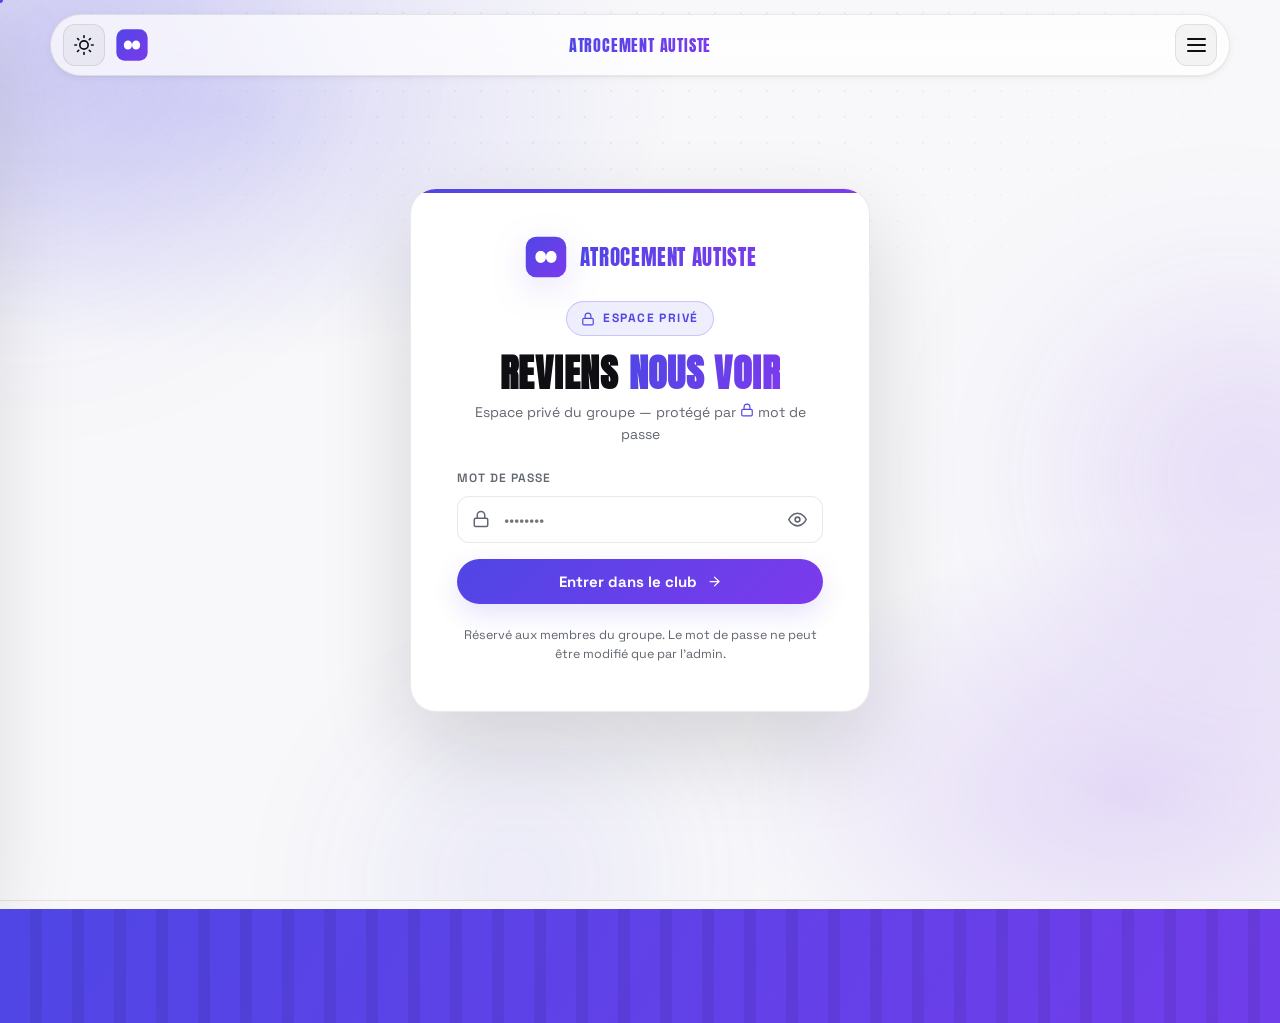
<file: jeux.html>
<!doctype html>
<html lang="fr" data-theme="noir" data-mode="light">
<head>
<meta charset="utf-8">
<meta name="viewport" content="width=device-width, initial-scale=1, viewport-fit=cover">
<title>Jeux &amp; Addiction — Atrocement Autiste</title>
<meta name="description" content="Blackjack et autres jeux du groupe. 100% virtuel, addiction comprise.">
<meta name="theme-color" content="#f8f8fa">
<link rel="manifest" href="manifest.json">
<link rel="icon" type="image/svg+xml" href="icons/logo.svg">
<link rel="icon" type="image/png" sizes="32x32" href="icons/icon-32.png">
<link rel="apple-touch-icon" href="icons/apple-touch-icon.png">
<meta name="apple-mobile-web-app-capable" content="yes">
<meta name="mobile-web-app-capable" content="yes">
<meta name="apple-mobile-web-app-status-bar-style" content="black-translucent">
<meta name="apple-mobile-web-app-title" content="Atrocement Autiste">
<script>
(function(){try{var t=localStorage.getItem('aa_theme')||'noir';var m=localStorage.getItem('aa_mode')||'light';var d=document.documentElement;d.setAttribute('data-theme',t);d.setAttribute('data-mode',m);}catch(e){}})();
</script>
<link rel="stylesheet" href="fonts/fonts.css">
<link rel="stylesheet" href="css/themes.css">
<link rel="stylesheet" href="css/styles.css">
</head>
<body>
<div class="cursor-dot"></div>
<div class="grid-fx"></div>
<div class="blobs"><div class="blob b1"></div><div class="blob b2"></div><div class="blob b3"></div></div>
<div class="transition-overlay"></div>

<header class="nav">
  <div class="nav-inner">
    <div class="nav-left">
      <button class="icon-btn" id="theme-btn" aria-label="Changer le thème" aria-expanded="false">
        <span class="icon-moon" data-icon="moon"></span>
        <span class="icon-sun" data-icon="sun"></span>
      </button>
      <a href="index.html" class="no-transition logo-mark" aria-label="Accueil">
        <svg viewBox="0 0 100 100" fill="none" aria-hidden="true">
          <defs><linearGradient id="navg" x1="0" y1="0" x2="1" y2="1"><stop offset="0" stop-color="var(--accent1)"/><stop offset="1" stop-color="var(--accent2)"/></linearGradient></defs>
          <rect x="4" y="4" width="92" height="92" rx="24" fill="url(#navg)"/>
          <path d="M 50 50 C 50 32 26 32 26 50 C 26 68 50 68 50 50 C 50 32 74 32 74 50 C 74 68 50 68 50 50 Z" fill="#fff"/>
        </svg>
      </a>
    </div>
    <a href="index.html" class="nav-center no-transition logo-word">Atrocement Autiste</a>
    <button class="icon-btn burger" id="burger-btn" aria-label="Ouvrir le menu" aria-expanded="false">
      <span class="bars"><span class="bar"></span><span class="bar"></span><span class="bar"></span></span>
    </button>
  </div>
</header>

<div class="panel-backdrop" id="theme-backdrop"></div>
<aside class="theme-panel" id="theme-panel" aria-label="Réglages du thème">
  <div class="panel-head">
    <span class="panel-logo" data-icon="sparkles"></span>
    <h3>Apparence</h3>
  </div>
  <p>Choisis tes couleurs et ton mode (clair ou sombre).</p>
  <div class="mode-switch">
    <button data-mode="light"><span data-icon="sun"></span> Clair</button>
    <button data-mode="dark"><span data-icon="moon"></span> Sombre</button>
  </div>
  <div class="theme-grid" id="theme-grid"></div>
  <div class="nick-field">
    <label for="nick-input">Ton pseudo</label>
    <input class="input" type="text" id="nick-input" placeholder="Comment t'appelles-tu ?" autocomplete="off" maxlength="30">
    <small>Utilisé pour signer tes posts, défis, etc.</small>
  </div>
</aside>

<nav class="menu" id="menu" aria-label="Menu principal">
  <span class="menu-eyebrow">Navigation</span>
  <div class="menu-links">
    <div class="menu-item"><a class="menu-link" href="index.html"><span class="idx">01</span>Accueil</a></div>
    <div class="menu-item"><a class="menu-link" href="archives.html"><span class="idx">02</span>Archives &amp; Nostalgie</a></div>
    <div class="menu-item"><a class="menu-link" href="defis.html"><span class="idx">03</span>Défis &amp; Vie de groupe</a></div>
    <div class="menu-item"><a class="menu-link" href="actualites.html"><span class="idx">04</span>Fil d'actualité</a></div>
    <div class="menu-item"><a class="menu-link" href="coffre.html"><span class="idx">05</span>Coffre-fort</a></div>
    <div class="menu-item"><a class="menu-link" href="ludique.html"><span class="idx">06</span>Ludique &amp; Divertissement</a></div>
    <div class="menu-item"><a class="menu-link" href="sondages.html"><span class="idx">07</span>Sondages &amp; Votes</a></div>
    <div class="menu-item"><a class="menu-link" href="jeux.html"><span class="idx">08</span><span class="grad">Jeux &amp; Addiction</span></a></div>
    <div class="menu-item"><a class="menu-link" href="mentions.html"><span class="idx">09</span>Mentions légales</a></div>
  </div>
  <div class="menu-foot">
    <button class="btn sm" id="logout-btn">Se déconnecter <span data-icon="arrow"></span></button>
  </div>
</nav>

<main>
  <section class="page-head">
    <div class="container">
      <span class="section-kicker" data-reveal><span class="kicker-index">08</span> Le jeu, c'est sérieux</span>
      <h1 class="h2" data-reveal>Jeux &amp; <span class="grad">Addiction</span></h1>
      <p class="lead" data-reveal style="--d:.12s">
        Blackjack, machines à sous, ticket à gratter, roulette. 100% virtuel, 0€ engagé, addiction 100% garantie.
      </p>
    </div>
  </section>

  <section class="section" style="padding-top:10px;">
    <div class="container">
      <div class="grid">

        <!-- CAGNOTTE COMMUNE -->
        <div class="card wallet-card col-12" data-reveal>
          <div class="wallet-inner">
            <span class="card-icon" data-icon="lock"></span>
            <div class="wallet-text">
              <h3>Cagnotte commune</h3>
              <p class="muted">Tous les jeux piochent dans le même solde. À toi de la faire fructifier… ou pas.</p>
            </div>
            <div class="wallet-amount">
              <span>Crédits</span>
              <strong class="wallet-num">1000</strong>
            </div>
            <button class="btn ghost sm" id="wallet-reset" type="button">Recharger à 1000</button>
          </div>
        </div>

        <!-- BLACKJACK -->
        <div class="card tool-card col-8" data-reveal>
          <div class="tc-head">
            <span class="card-icon" data-icon="sparkles"></span>
            <h3>Blackjack</h3>
          </div>
          <div class="tc-body">
            <div class="bj-balance">
              <span>Crédits</span>
              <strong id="bj-balance">1000</strong>
            </div>
            <div class="bj-table">
              <div class="bj-side">
                <span class="bj-label">Croupier</span>
                <div class="bj-hand" id="bj-dealer"></div>
                <div class="bj-total" id="bj-dealer-total"></div>
              </div>
              <div class="bj-vs">VS</div>
              <div class="bj-side">
                <span class="bj-label">Toi</span>
                <div class="bj-hand" id="bj-player"></div>
                <div class="bj-total" id="bj-player-total"></div>
              </div>
            </div>
            <div class="bj-status" id="bj-status">Distribue pour commencer.</div>
            <div class="bj-bets">
              <span class="bj-label">Mise</span>
              <button class="btn sm ghost" id="bj-bet-minus" type="button" aria-label="Mise -5">−</button>
              <strong id="bj-bet" class="bj-bet-num">10</strong>
              <button class="btn sm ghost" id="bj-bet-plus" type="button" aria-label="Mise +5">+</button>
              <div class="chips bj-chips">
                <button class="chip-bet" data-bet="5">5</button>
                <button class="chip-bet" data-bet="10">10</button>
                <button class="chip-bet" data-bet="25">25</button>
                <button class="chip-bet" data-bet="50">50</button>
                <button class="chip-bet" data-bet="100">100</button>
              </div>
            </div>
            <div class="bj-actions">
              <button class="btn" id="bj-deal">Distribuer</button>
              <button class="btn ghost" id="bj-hit" hidden>Prendre une carte</button>
              <button class="btn ghost" id="bj-stand" hidden>Rester</button>
              <button class="btn ghost" id="bj-double" hidden>Doubler</button>
              <button class="btn" id="bj-again" hidden>Rejouer</button>
            </div>
            <button class="btn ghost sm" id="bj-reset" type="button" style="margin-top:12px;">Réinitialiser les crédits</button>
          </div>
        </div>

        <!-- ADDICTION -->
        <div class="card tool-card col-4" data-reveal style="--d:.08s">
          <div class="tc-head">
            <span class="card-icon" data-icon="heart"></span>
            <h3>Compteur d'addiction</h3>
          </div>
          <div class="tc-body">
            <div class="addict-meter">
              <div class="addict-track"><div class="addict-bar" id="addict-bar"></div></div>
              <div class="addict-label" id="addict-label">Débutant innocent…</div>
              <div class="addict-count" id="addict-count">0 partie jouée</div>
            </div>
            <button class="btn sm ghost" id="addict-reset" style="margin-top:14px;">Se faire soigner (remettre à 0)</button>
            <div class="bj-rules">
              <h4>Les règles</h4>
              <ul>
                <li>As = 1 ou 11, figures = 10.</li>
                <li>Le croupier tire jusqu'à 17.</li>
                <li>Blackjack paie 3:2.</li>
                <li>Doubler = 1 carte, mise ×2.</li>
              </ul>
              <p class="muted">Aucun argent réel n'est en jeu. Promis. (Ou pas.)</p>
            </div>
          </div>
        </div>

        <!-- MACHINES À SOUS -->
        <div class="card tool-card col-4" data-reveal style="--d:.06s">
          <div class="tc-head">
            <span class="card-icon" data-icon="dice"></span>
            <h3>Machines à sous</h3>
          </div>
          <div class="tc-body">
            <div class="bj-balance">
              <span>Crédits</span>
              <strong class="wallet-num">1000</strong>
            </div>
            <div class="slot-machine">
              <div class="slot-reels">
                <div class="slot-reel" id="slot-r1">🍒</div>
                <div class="slot-reel" id="slot-r2">🍒</div>
                <div class="slot-reel" id="slot-r3">🍒</div>
              </div>
              <div class="slot-payout" id="slot-result">Clique sur SPIN !</div>
            </div>
            <div class="bj-bets slot-bets">
              <span class="bj-label">Mise</span>
              <button class="btn sm ghost" id="slot-minus" type="button" aria-label="Mise -5">−</button>
              <strong id="slot-bet" class="bj-bet-num">10</strong>
              <button class="btn sm ghost" id="slot-plus" type="button" aria-label="Mise +5">+</button>
            </div>
            <div class="bj-actions">
              <button class="btn" id="slot-spin" type="button">SPIN</button>
            </div>
          </div>
        </div>

        <!-- TICKET À GRATTER -->
        <div class="card tool-card col-4" data-reveal style="--d:.12s">
          <div class="tc-head">
            <span class="card-icon" data-icon="trophy"></span>
            <h3>Ticket à gratter</h3>
          </div>
          <div class="tc-body">
            <div class="bj-balance">
              <span>Crédits</span>
              <strong class="wallet-num">1000</strong>
            </div>
            <div class="scratch-info">
              Coût du ticket : <strong>20 crédits</strong> · gratte les 9 cases
            </div>
            <div class="scratch-grid" id="scratch-grid"></div>
            <div class="slot-payout" id="scratch-result">Achète un ticket !</div>
            <div class="bj-actions">
              <button class="btn" id="scratch-buy" type="button">Acheter un ticket (20)</button>
            </div>
          </div>
        </div>

        <!-- ROULETTE -->
        <div class="card tool-card col-4" data-reveal style="--d:.18s">
          <div class="tc-head">
            <span class="card-icon" data-icon="refresh"></span>
            <h3>Roulette</h3>
          </div>
          <div class="tc-body">
            <div class="bj-balance">
              <span>Crédits</span>
              <strong class="wallet-num">1000</strong>
            </div>
            <div class="rt-board" id="rt-board"></div>
            <div class="rt-bet-types">
              <button class="btn sm ghost" id="rt-rouge" type="button">Rouge</button>
              <button class="btn sm ghost" id="rt-noir" type="button">Noir</button>
              <span class="rt-hint">ou clique un numéro</span>
            </div>
            <div class="bj-bets slot-bets">
              <span class="bj-label">Mise</span>
              <button class="btn sm ghost" id="rt-minus" type="button" aria-label="Mise -5">−</button>
              <strong id="rt-bet" class="bj-bet-num">10</strong>
              <button class="btn sm ghost" id="rt-plus" type="button" aria-label="Mise +5">+</button>
            </div>
            <div class="slot-payout" id="rt-result">Choisis un pari, puis lance la bille !</div>
            <div class="bj-actions">
              <button class="btn" id="rt-spin" type="button">Lancer la bille</button>
            </div>
          </div>
        </div>

      </div>
    </div>
  </section>
</main>

<footer style="border-top:1px solid var(--line); padding:34px clamp(18px,4vw,44px); text-align:center; color:var(--text-dim); font-size:13px;">
  <p>Atrocement Autiste — fait par le groupe, pour le groupe. © 2026</p>
  <nav class="footer-links">
    <a href="sondages.html">Sondages</a>
    <a href="mentions.html">Mentions légales</a>
  </nav>
</footer>

<div class="toasts"></div>

<script src="js/store.js"></script>
<script src="js/app.js"></script>
<script src="js/jeux.js"></script>
</body>
</html>
</file>
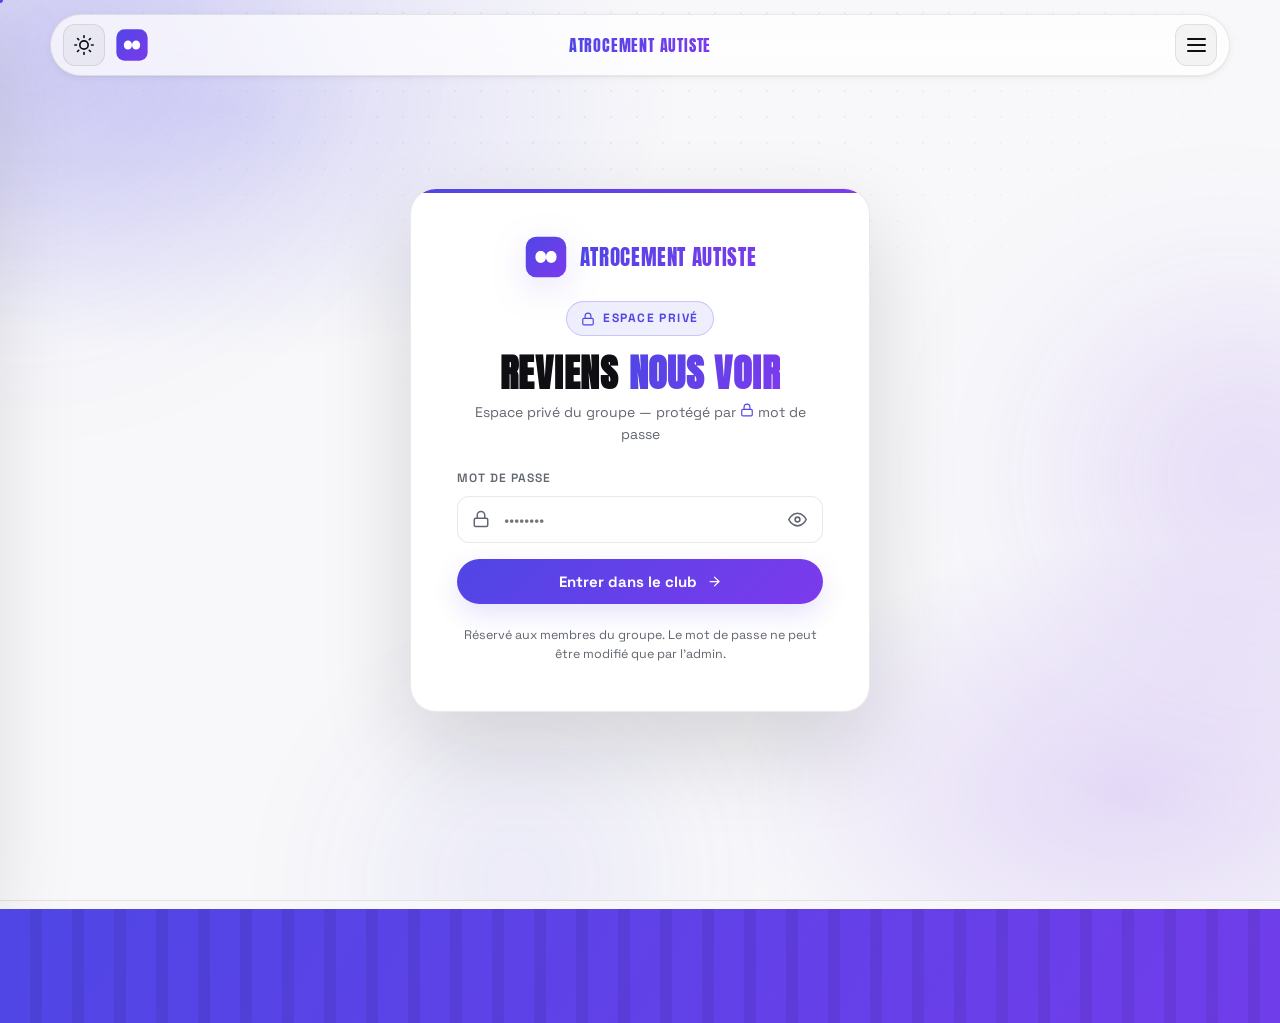
<file: login.html>
<!doctype html>
<html lang="fr" data-theme="noir" data-mode="light">
<head>
<meta charset="utf-8">
<meta name="viewport" content="width=device-width, initial-scale=1, viewport-fit=cover">
<title>Atrocement Autiste — Connexion</title>
<meta name="description" content="Espace privé du groupe. Mot de passe requis.">
<meta name="theme-color" content="#f8f8fa">
<link rel="manifest" href="manifest.json">
<link rel="icon" type="image/svg+xml" href="icons/logo.svg">
<link rel="icon" type="image/png" sizes="32x32" href="icons/icon-32.png">
<link rel="apple-touch-icon" href="icons/apple-touch-icon.png">
<meta name="apple-mobile-web-app-capable" content="yes">
<meta name="mobile-web-app-capable" content="yes">
<meta name="apple-mobile-web-app-status-bar-style" content="black-translucent">
<meta name="apple-mobile-web-app-title" content="Atrocement Autiste">
<script>
(function(){try{var t=localStorage.getItem('aa_theme')||'noir';var m=localStorage.getItem('aa_mode')||'light';var d=document.documentElement;d.setAttribute('data-theme',t);d.setAttribute('data-mode',m);}catch(e){}})();
</script>
<link rel="stylesheet" href="fonts/fonts.css">
<link rel="stylesheet" href="css/themes.css">
<link rel="stylesheet" href="css/styles.css">
</head>
<body data-noauth data-no-smooth>
<div class="cursor-dot"></div>
<div class="grid-fx"></div>
<div class="blobs"><div class="blob b1"></div><div class="blob b2"></div><div class="blob b3"></div></div>
<div class="transition-overlay"></div>

<header class="nav">
  <div class="nav-inner">
    <div class="nav-left">
      <button class="icon-btn" id="theme-btn" aria-label="Changer le thème" aria-expanded="false">
        <span class="icon-moon" data-icon="moon"></span>
        <span class="icon-sun" data-icon="sun"></span>
      </button>
      <a href="index.html" class="no-transition logo-mark" aria-label="Accueil">
        <svg viewBox="0 0 100 100" fill="none" aria-hidden="true">
          <defs>
            <linearGradient id="navg" x1="0" y1="0" x2="1" y2="1">
              <stop offset="0" stop-color="var(--accent1)"/><stop offset="1" stop-color="var(--accent2)"/>
            </linearGradient>
          </defs>
          <rect x="4" y="4" width="92" height="92" rx="24" fill="url(#navg)"/>
          <path d="M 50 50 C 50 32 26 32 26 50 C 26 68 50 68 50 50 C 50 32 74 32 74 50 C 74 68 50 68 50 50 Z" fill="#fff"/>
        </svg>
      </a>
    </div>
    <a href="index.html" class="nav-center no-transition logo-word">Atrocement Autiste</a>
    <button class="icon-btn burger" id="burger-btn" aria-label="Ouvrir le menu" aria-expanded="false">
      <span class="bars"><span class="bar"></span><span class="bar"></span><span class="bar"></span></span>
    </button>
  </div>
</header>

<div class="panel-backdrop" id="theme-backdrop"></div>
<aside class="theme-panel" id="theme-panel" aria-label="Réglages du thème">
  <div class="panel-head">
    <span class="panel-logo" data-icon="sparkles"></span>
    <h3>Apparence</h3>
  </div>
  <p>Choisis tes couleurs et ton mode (clair ou sombre).</p>
  <div class="mode-switch">
    <button data-mode="light"><span data-icon="sun"></span> Clair</button>
    <button data-mode="dark"><span data-icon="moon"></span> Sombre</button>
  </div>
  <div class="theme-grid" id="theme-grid"></div>
  <div class="nick-field">
    <label for="nick-input">Ton pseudo</label>
    <input class="input" type="text" id="nick-input" placeholder="Comment t'appelles-tu ?" autocomplete="off" maxlength="30">
    <small>Utilisé pour signer tes posts, défis, etc.</small>
  </div>
</aside>

<nav class="menu" id="menu" aria-label="Menu principal">
  <span class="menu-eyebrow">Navigation</span>
  <div class="menu-links">
    <div class="menu-item"><a class="menu-link" href="index.html"><span class="idx">01</span><span class="grad">Accueil</span></a></div>
    <div class="menu-item"><a class="menu-link" href="archives.html"><span class="idx">02</span>Archives &amp; Nostalgie</a></div>
    <div class="menu-item"><a class="menu-link" href="defis.html"><span class="idx">03</span>Défis &amp; Vie de groupe</a></div>
    <div class="menu-item"><a class="menu-link" href="actualites.html"><span class="idx">04</span>Fil d'actualité</a></div>
    <div class="menu-item"><a class="menu-link" href="coffre.html"><span class="idx">05</span>Coffre-fort</a></div>
    <div class="menu-item"><a class="menu-link" href="ludique.html"><span class="idx">06</span>Ludique &amp; Divertissement</a></div>
    <div class="menu-item"><a class="menu-link" href="sondages.html"><span class="idx">07</span>Sondages &amp; Votes</a></div>
    <div class="menu-item"><a class="menu-link" href="jeux.html"><span class="idx">08</span>Jeux &amp; Addiction</a></div>
    <div class="menu-item"><a class="menu-link" href="mentions.html"><span class="idx">09</span>Mentions légales</a></div>
  </div>
  <div class="menu-foot">
    <button class="btn sm" id="logout-btn">Se déconnecter <span data-icon="arrow"></span></button>
  </div>
</nav>

<div class="login-stage">
  <div class="login-wrap">
    <div class="login-box">
      <div class="login-brand" data-reveal>
        <span class="login-logo" aria-hidden="true">
          <svg viewBox="0 0 100 100" fill="none">
            <defs>
              <linearGradient id="loging" x1="0" y1="0" x2="1" y2="1">
                <stop offset="0" stop-color="var(--accent1)"/><stop offset="1" stop-color="var(--accent2)"/>
              </linearGradient>
            </defs>
            <rect x="4" y="4" width="92" height="92" rx="24" fill="url(#loging)"/>
            <path d="M 50 50 C 50 32 26 32 26 50 C 26 68 50 68 50 50 C 50 32 74 32 74 50 C 74 68 50 68 50 50 Z" fill="#fff"/>
          </svg>
        </span>
        <span class="login-brand-word">Atrocement&nbsp;Autiste</span>
      </div>
      <span class="login-badge" data-reveal style="--d:.06s"><span data-icon="lock"></span> Espace privé</span>
      <h1 class="login-title" data-reveal style="--d:.1s">Reviens <span class="grad">nous voir</span></h1>
      <p class="sub" data-reveal style="--d:.16s">
        Espace privé du groupe — protégé par <span class="lock" data-icon="lock"></span> mot de passe
      </p>
      <div class="login-err" id="login-err"></div>
      <form id="login-form" autocomplete="off" data-reveal style="--d:.22s">
        <div class="field">
          <label for="password">Mot de passe</label>
          <div class="pw-field">
            <span class="pw-prefix" data-icon="lock"></span>
            <input class="input" type="password" id="password" name="password" placeholder="••••••••" autocomplete="current-password" required>
            <button type="button" class="pw-toggle" id="pw-toggle" aria-label="Afficher le mot de passe" data-icon="eye"></button>
          </div>
        </div>
        <button class="btn" type="submit" id="login-submit" style="width:100%;" data-magnetic>Entrer dans le club <span data-icon="arrow"></span></button>
      </form>
      <p class="login-foot" data-reveal style="--d:.28s">Réservé aux membres du groupe. Le mot de passe ne peut être modifié que par l'admin.</p>
    </div>
  </div>
</div>

<footer style="border-top:1px solid var(--line); padding:34px clamp(18px,4vw,44px); text-align:center; color:var(--text-dim); font-size:13px;">
  <p>Atrocement Autiste — fait par le groupe, pour le groupe. © 2026</p>
  <nav class="footer-links">
    <a href="sondages.html">Sondages</a>
    <a href="mentions.html">Mentions légales</a>
  </nav>
</footer>

<div class="toasts"></div>

<script src="js/store.js"></script>
<script src="js/app.js"></script>
<script src="js/login.js"></script>
</body>
</html>
</file>
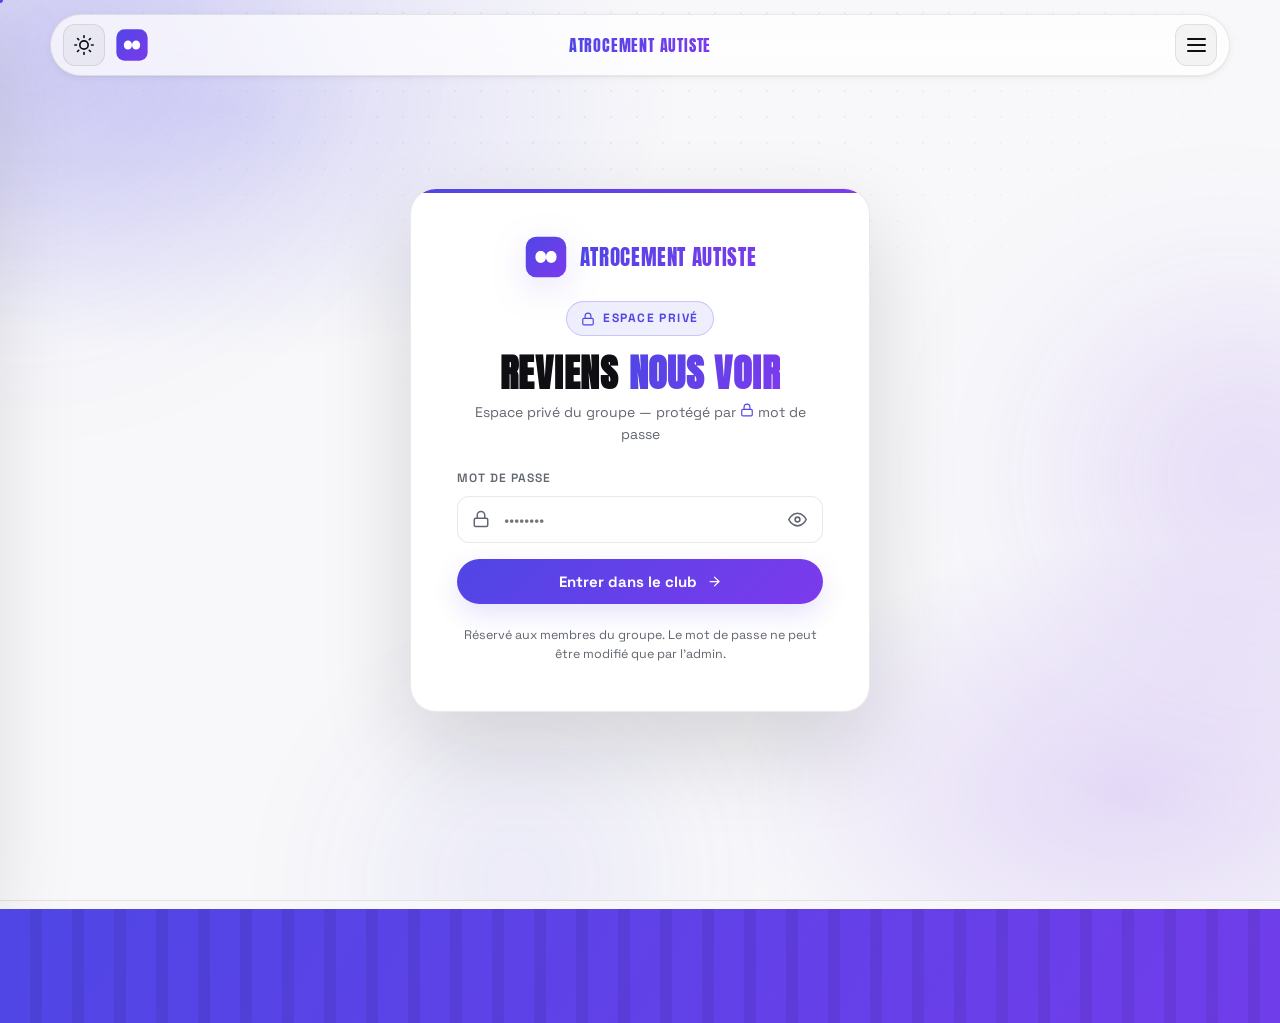
<file: ludique.html>
<!doctype html>
<html lang="fr" data-theme="noir" data-mode="light">
<head>
<meta charset="utf-8">
<meta name="viewport" content="width=device-width, initial-scale=1, viewport-fit=cover">
<title>Ludique &amp; Divertissement — Atrocement Autiste</title>
<meta name="description" content="Roulette, dés, votes, playlist commune et autres gadgets du groupe.">
<meta name="theme-color" content="#f8f8fa">
<link rel="manifest" href="manifest.json">
<link rel="icon" type="image/svg+xml" href="icons/logo.svg">
<link rel="icon" type="image/png" sizes="32x32" href="icons/icon-32.png">
<link rel="apple-touch-icon" href="icons/apple-touch-icon.png">
<meta name="apple-mobile-web-app-capable" content="yes">
<meta name="mobile-web-app-capable" content="yes">
<meta name="apple-mobile-web-app-status-bar-style" content="black-translucent">
<meta name="apple-mobile-web-app-title" content="Atrocement Autiste">
<script>
(function(){try{var t=localStorage.getItem('aa_theme')||'noir';var m=localStorage.getItem('aa_mode')||'light';var d=document.documentElement;d.setAttribute('data-theme',t);d.setAttribute('data-mode',m);}catch(e){}})();
</script>
<link rel="stylesheet" href="fonts/fonts.css">
<link rel="stylesheet" href="css/themes.css">
<link rel="stylesheet" href="css/styles.css">
</head>
<body>
<div class="cursor-dot"></div>
<div class="grid-fx"></div>
<div class="blobs"><div class="blob b1"></div><div class="blob b2"></div><div class="blob b3"></div></div>
<div class="transition-overlay"></div>

<header class="nav">
  <div class="nav-inner">
    <div class="nav-left">
      <button class="icon-btn" id="theme-btn" aria-label="Changer le thème" aria-expanded="false">
        <span class="icon-moon" data-icon="moon"></span>
        <span class="icon-sun" data-icon="sun"></span>
      </button>
      <a href="index.html" class="no-transition logo-mark" aria-label="Accueil">
        <svg viewBox="0 0 100 100" fill="none" aria-hidden="true">
          <defs><linearGradient id="navg" x1="0" y1="0" x2="1" y2="1"><stop offset="0" stop-color="var(--accent1)"/><stop offset="1" stop-color="var(--accent2)"/></linearGradient></defs>
          <rect x="4" y="4" width="92" height="92" rx="24" fill="url(#navg)"/>
          <path d="M 50 50 C 50 32 26 32 26 50 C 26 68 50 68 50 50 C 50 32 74 32 74 50 C 74 68 50 68 50 50 Z" fill="#fff"/>
        </svg>
      </a>
    </div>
    <a href="index.html" class="nav-center no-transition logo-word">Atrocement Autiste</a>
    <button class="icon-btn burger" id="burger-btn" aria-label="Ouvrir le menu" aria-expanded="false">
      <span class="bars"><span class="bar"></span><span class="bar"></span><span class="bar"></span></span>
    </button>
  </div>
</header>

<div class="panel-backdrop" id="theme-backdrop"></div>
<aside class="theme-panel" id="theme-panel" aria-label="Réglages du thème">
  <div class="panel-head">
    <span class="panel-logo" data-icon="sparkles"></span>
    <h3>Apparence</h3>
  </div>
  <p>Choisis tes couleurs et ton mode (clair ou sombre).</p>
  <div class="mode-switch">
    <button data-mode="light"><span data-icon="sun"></span> Clair</button>
    <button data-mode="dark"><span data-icon="moon"></span> Sombre</button>
  </div>
  <div class="theme-grid" id="theme-grid"></div>
  <div class="nick-field">
    <label for="nick-input">Ton pseudo</label>
    <input class="input" type="text" id="nick-input" placeholder="Comment t'appelles-tu ?" autocomplete="off" maxlength="30">
    <small>Utilisé pour signer tes posts, défis, etc.</small>
  </div>
</aside>

<nav class="menu" id="menu" aria-label="Menu principal">
  <span class="menu-eyebrow">Navigation</span>
  <div class="menu-links">
    <div class="menu-item"><a class="menu-link" href="index.html"><span class="idx">01</span>Accueil</a></div>
    <div class="menu-item"><a class="menu-link" href="archives.html"><span class="idx">02</span>Archives &amp; Nostalgie</a></div>
    <div class="menu-item"><a class="menu-link" href="defis.html"><span class="idx">03</span>Défis &amp; Vie de groupe</a></div>
    <div class="menu-item"><a class="menu-link" href="actualites.html"><span class="idx">04</span>Fil d'actualité</a></div>
    <div class="menu-item"><a class="menu-link" href="coffre.html"><span class="idx">05</span>Coffre-fort</a></div>
    <div class="menu-item"><a class="menu-link" href="ludique.html"><span class="idx">06</span><span class="grad">Ludique &amp; Divertissement</span></a></div>
    <div class="menu-item"><a class="menu-link" href="sondages.html"><span class="idx">07</span>Sondages &amp; Votes</a></div>
    <div class="menu-item"><a class="menu-link" href="jeux.html"><span class="idx">08</span>Jeux &amp; Addiction</a></div>
    <div class="menu-item"><a class="menu-link" href="mentions.html"><span class="idx">09</span>Mentions légales</a></div>
  </div>
  <div class="menu-foot">
    <button class="btn sm" id="logout-btn">Se déconnecter <span data-icon="arrow"></span></button>
  </div>
</nav>

<main>
  <section class="page-head">
    <div class="container">
      <span class="section-kicker" data-reveal><span class="kicker-index">06</span> Boîte à outils du groupe</span>
      <h1 class="h2" data-reveal>Ludique &amp; <span class="grad">Divertissement</span></h1>
      <p class="lead" data-reveal style="--d:.12s">
        Des petits outils pratiques et drôles pour trancher les débats, se décider et se marrer ensemble.
      </p>
    </div>
  </section>

  <section class="section" style="padding-top:10px;">
    <div class="container">
      <div class="grid">

        <!-- PLAYLIST -->
        <div class="card tool-card col-6" id="playlist" data-reveal>
          <div class="tc-head">
            <span class="card-icon" data-icon="music"></span>
            <h3>Playlist commune</h3>
          </div>
          <div class="tc-body">
            <form id="pl-form" class="toolbar" style="margin-bottom:16px;">
              <input class="input" type="text" id="pl-title" placeholder="Titre" style="min-width:140px;">
              <input class="input" type="text" id="pl-artist" placeholder="Artiste" style="min-width:120px;">
              <input class="input" type="url" id="pl-url" placeholder="Lien (YouTube…)" style="min-width:140px;">
              <button class="btn sm" type="submit" style="margin:0;">Ajouter <span data-icon="plus"></span></button>
            </form>
            <div class="list" id="pl-list" style="max-height:360px; overflow-y:auto;" data-lenis-prevent></div>
            <div class="empty" id="pl-empty" style="padding:22px;">
              <div class="big">🎧</div>
              La playlist est vide. Ajoute un son !
            </div>
          </div>
        </div>

        <!-- ROULETTE -->
        <div class="card tool-card col-6" data-reveal style="--d:.08s">
          <div class="tc-head">
            <span class="card-icon" data-icon="refresh"></span>
            <h3>Roulette prénom</h3>
          </div>
          <div class="tc-body">
            <div class="roulette" id="roulette">
              <div class="disk" id="roulette-disk"></div>
              <div class="pin"></div>
              <div class="center" id="roulette-center"><span data-icon="dice"></span></div>
            </div>
            <div class="roulette-result" id="roulette-result"></div>
            <form id="name-form" class="toolbar" style="margin-bottom:12px;">
              <input class="input" type="text" id="name-input" placeholder="Ajouter un prénom">
              <button class="btn sm" type="submit" style="margin:0;">+</button>
            </form>
            <div class="chips" id="name-chips"></div>
          </div>
        </div>

        <!-- DE -->
        <div class="card tool-card col-4" data-reveal>
          <div class="tc-head">
            <span class="card-icon" data-icon="dice"></span>
            <h3>Dé de hasard</h3>
          </div>
          <div class="tc-body">
            <div class="dice-stage">
              <div class="die" id="die">
                <div class="pip"></div>
              </div>
            </div>
            <div class="die-result" id="die-result">Clique pour lancer</div>
            <button class="btn sm" id="die-btn" style="margin-top:12px;" data-magnetic>Lancer le dé</button>
          </div>
        </div>

        <!-- PILE OU FACE -->
        <div class="card tool-card col-4" data-reveal style="--d:.08s">
          <div class="tc-head">
            <span class="card-icon" data-icon="sparkles"></span>
            <h3>Pile ou face</h3>
          </div>
          <div class="tc-body">
            <div class="dice-stage">
              <div class="coin" id="coin" aria-hidden="true">
                <div class="coin-inner">
                  <div class="coin-face coin-front"><span>P</span><small>pile</small></div>
                  <div class="coin-face coin-back"><span>F</span><small>face</small></div>
                </div>
              </div>
            </div>
            <div class="die-result" id="coin-result">Qui commence ?</div>
            <button class="btn sm" id="coin-btn" style="margin-top:12px;" data-magnetic>Lancer</button>
          </div>
        </div>

        <!-- BALLE MAGIQUE -->
        <div class="card tool-card col-4" data-reveal style="--d:.16s">
          <div class="tc-head">
            <span class="card-icon" data-icon="question"></span>
            <h3>Balle magique 8</h3>
          </div>
          <div class="tc-body">
            <div class="shake-ball" id="ball">
              <div class="window" id="ball-answer">Pose ta question…</div>
            </div>
            <button class="btn sm" id="ball-btn" style="margin-top:12px;" data-magnetic>Secouer</button>
          </div>
        </div>

        <!-- NOMBRE -->
        <div class="card tool-card col-6" data-reveal>
          <div class="tc-head">
            <span class="card-icon" data-icon="clock"></span>
            <h3>Nombre aléatoire</h3>
          </div>
          <div class="tc-body">
            <form id="num-form" class="toolbar" style="margin-bottom:14px;">
              <input class="input" type="number" id="num-min" value="1" placeholder="Min" style="min-width:110px;">
              <input class="input" type="number" id="num-max" value="100" placeholder="Max" style="min-width:110px;">
              <button class="btn sm" type="submit" style="margin:0;">Go</button>
            </form>
            <div class="roulette-result"><div class="name" id="num-result">—</div></div>
          </div>
        </div>

        <!-- LISTE DE COURSES -->
        <div class="card tool-card col-6" data-reveal style="--d:.08s">
          <div class="tc-head">
            <span class="card-icon" data-icon="cart"></span>
            <h3>Liste de courses</h3>
          </div>
          <div class="tc-body">
            <form id="shop-form" class="toolbar" style="margin-bottom:16px;">
              <input class="input" type="text" id="shop-input" placeholder="Ex : chips, glaçons…">
              <button class="btn sm" type="submit" style="margin:0;">Ajouter <span data-icon="plus"></span></button>
            </form>
            <div class="list" id="shop-list" style="max-height:300px; overflow-y:auto;" data-lenis-prevent></div>
            <div class="empty" id="shop-empty" style="padding:22px;">
              <div class="big">🛒</div>
              Rien à acheter. (C'est louche.)
            </div>
          </div>
        </div>

        <!-- CHRONOMÈTRE -->
        <div class="card tool-card col-4" data-reveal>
          <div class="tc-head">
            <span class="card-icon" data-icon="clock"></span>
            <h3>Chronomètre</h3>
          </div>
          <div class="tc-body">
            <div class="timer-display" id="chrono-display">00:00,0</div>
            <div class="toolbar" style="margin:0;">
              <button class="btn sm" id="chrono-start" style="margin:0;">Démarrer</button>
              <button class="btn sm ghost" id="chrono-reset" style="margin:0;">Remettre à zéro</button>
            </div>
          </div>
        </div>

        <!-- MINUTEUR -->
        <div class="card tool-card col-4" data-reveal style="--d:.08s">
          <div class="tc-head">
            <span class="card-icon" data-icon="clock"></span>
            <h3>Minuteur</h3>
          </div>
          <div class="tc-body">
            <div class="timer-display" id="timer-display">00:00</div>
            <form id="timer-form" class="toolbar" style="margin-bottom:12px;">
              <input class="input" type="number" id="timer-min" value="1" min="0" max="120" placeholder="Min" style="min-width:86px;">
              <input class="input" type="number" id="timer-sec" value="0" min="0" max="59" placeholder="Sec" style="min-width:86px;">
              <button class="btn sm" type="submit" style="margin:0;">Go</button>
            </form>
            <div class="toolbar" style="margin:0;">
              <button class="btn sm ghost" id="timer-stop" type="button" style="margin:0;">Arrêter</button>
            </div>
          </div>
        </div>

        <!-- ACTION OU VÉRITÉ -->
        <div class="card tool-card col-4" data-reveal style="--d:.16s">
          <div class="tc-head">
            <span class="card-icon" data-icon="question"></span>
            <h3>Action ou vérité</h3>
          </div>
          <div class="tc-body">
            <div class="tool-msg" id="av-result">Prêt ?</div>
            <div class="toolbar" style="margin:0;">
              <button class="btn sm" id="av-verite" style="margin:0;">Vérité</button>
              <button class="btn sm ghost" id="av-action" style="margin:0;">Action</button>
            </div>
          </div>
        </div>

        <!-- PIERRE PAPIER CISEAUX -->
        <div class="card tool-card col-4" data-reveal>
          <div class="tc-head">
            <span class="card-icon" data-icon="dice"></span>
            <h3>Pierre · Papier · Ciseaux</h3>
          </div>
          <div class="tc-body">
            <div class="pfc-btns">
              <button class="pfc-btn" data-move="pierre" aria-label="Pierre">🪨</button>
              <button class="pfc-btn" data-move="papier" aria-label="Papier">📄</button>
              <button class="pfc-btn" data-move="ciseaux" aria-label="Ciseaux">✂️</button>
            </div>
            <div class="tool-msg" id="pfc-result">Choisis ton coup !</div>
            <div class="toolbar" style="margin:0;">
              <button class="btn sm ghost" id="pfc-reset" style="margin:0;">Remettre à 0</button>
            </div>
          </div>
        </div>

        <!-- TIRE UNE CARTE -->
        <div class="card tool-card col-4" data-reveal style="--d:.08s">
          <div class="tc-head">
            <span class="card-icon" data-icon="sparkles"></span>
            <h3>Tire une carte</h3>
          </div>
          <div class="tc-body">
            <div class="card-view" id="card-view">?</div>
            <div class="roulette-result"><div class="name" id="card-result">—</div></div>
            <button class="btn sm" id="card-btn" style="margin-top:12px;" data-magnetic>Tirer une carte</button>
          </div>
        </div>

        <!-- TIRAGE AU SORT -->
        <div class="card tool-card col-6" data-reveal>
          <div class="tc-head">
            <span class="card-icon" data-icon="users"></span>
            <h3>Tirage au sort</h3>
          </div>
          <div class="tc-body">
            <form id="pick-form">
              <textarea class="input" id="pick-input" rows="4" placeholder="Une option par ligne (ou séparées par des virgules)"></textarea>
              <div class="toolbar" style="margin:12px 0 0;">
                <button class="btn sm" type="submit" style="margin:0;">Tirer au sort</button>
              </div>
            </form>
            <div class="roulette-result"><div class="name" id="pick-result">—</div></div>
          </div>
        </div>

        <!-- LE JUSTE PRIX -->
        <div class="card tool-card col-6" data-reveal style="--d:.08s">
          <div class="tc-head">
            <span class="card-icon" data-icon="trophy"></span>
            <h3>Le juste prix</h3>
          </div>
          <div class="tc-body">
            <form id="jp-form" class="toolbar" style="margin-bottom:12px;">
              <input class="input" type="number" id="jp-guess" placeholder="Entre 1 et 100" style="min-width:120px;">
              <button class="btn sm" type="submit" style="margin:0;">Deviner</button>
            </form>
            <div class="tool-msg" id="jp-result">—</div>
            <div class="toolbar" style="margin:0;">
              <button class="btn sm ghost" id="jp-new" style="margin:0;">Nouvelle partie</button>
            </div>
          </div>
        </div>

        <!-- ÉQUIPES ALÉATOIRES -->
        <div class="card tool-card col-6" data-reveal>
          <div class="tc-head">
            <span class="card-icon" data-icon="users"></span>
            <h3>Équipes aléatoires</h3>
          </div>
          <div class="tc-body">
            <p class="meta" style="margin-bottom:12px;">Répartit les prénoms de la roulette en 2 équipes.</p>
            <div class="team-grid" id="team-grid"></div>
            <button class="btn sm" id="team-btn" style="margin-top:12px;" data-magnetic>Mélanger les équipes</button>
          </div>
        </div>

        <!-- VOTES -->
        <div class="card tool-card col-12" data-reveal>
          <div class="tc-head">
            <span class="card-icon" data-icon="users"></span>
            <h3>Vote du groupe</h3>
          </div>
          <div class="tc-body">
            <form id="vote-form" class="card" style="background:var(--bg-soft); margin-bottom:24px;">
              <div class="grid">
                <div class="col-8">
                  <div class="field" style="margin:0;"><label>Question</label><input class="input" id="vote-question" placeholder="Où on mange ce soir ?"></div>
                </div>
                <div class="col-4" style="display:flex; align-items:flex-end;">
                  <button class="btn" type="submit" style="margin:0; width:100%;">Lancer le vote <span data-icon="send"></span></button>
                </div>
              </div>
              <div id="vote-opts" class="grid" style="margin-top:16px; row-gap:12px;"></div>
              <div style="margin-top:10px; text-align:right;">
                <button class="btn ghost sm" type="button" id="vote-addopt">+ option</button>
              </div>
            </form>
            <div class="grid" id="vote-list"></div>
            <div class="empty" id="vote-empty">
              <div class="big">🗳️</div>
              Aucun vote en cours.
            </div>
          </div>
        </div>

      </div>
    </div>
  </section>
</main>

<footer style="border-top:1px solid var(--line); padding:34px clamp(18px,4vw,44px); text-align:center; color:var(--text-dim); font-size:13px;">
  <p>Atrocement Autiste — fait par le groupe, pour le groupe. © 2026</p>
  <nav class="footer-links">
    <a href="sondages.html">Sondages</a>
    <a href="mentions.html">Mentions légales</a>
  </nav>
</footer>

<div class="toasts"></div>

<script src="js/store.js"></script>
<script src="js/app.js"></script>
<script src="js/ludique.js"></script>
</body>
</html>
</file>
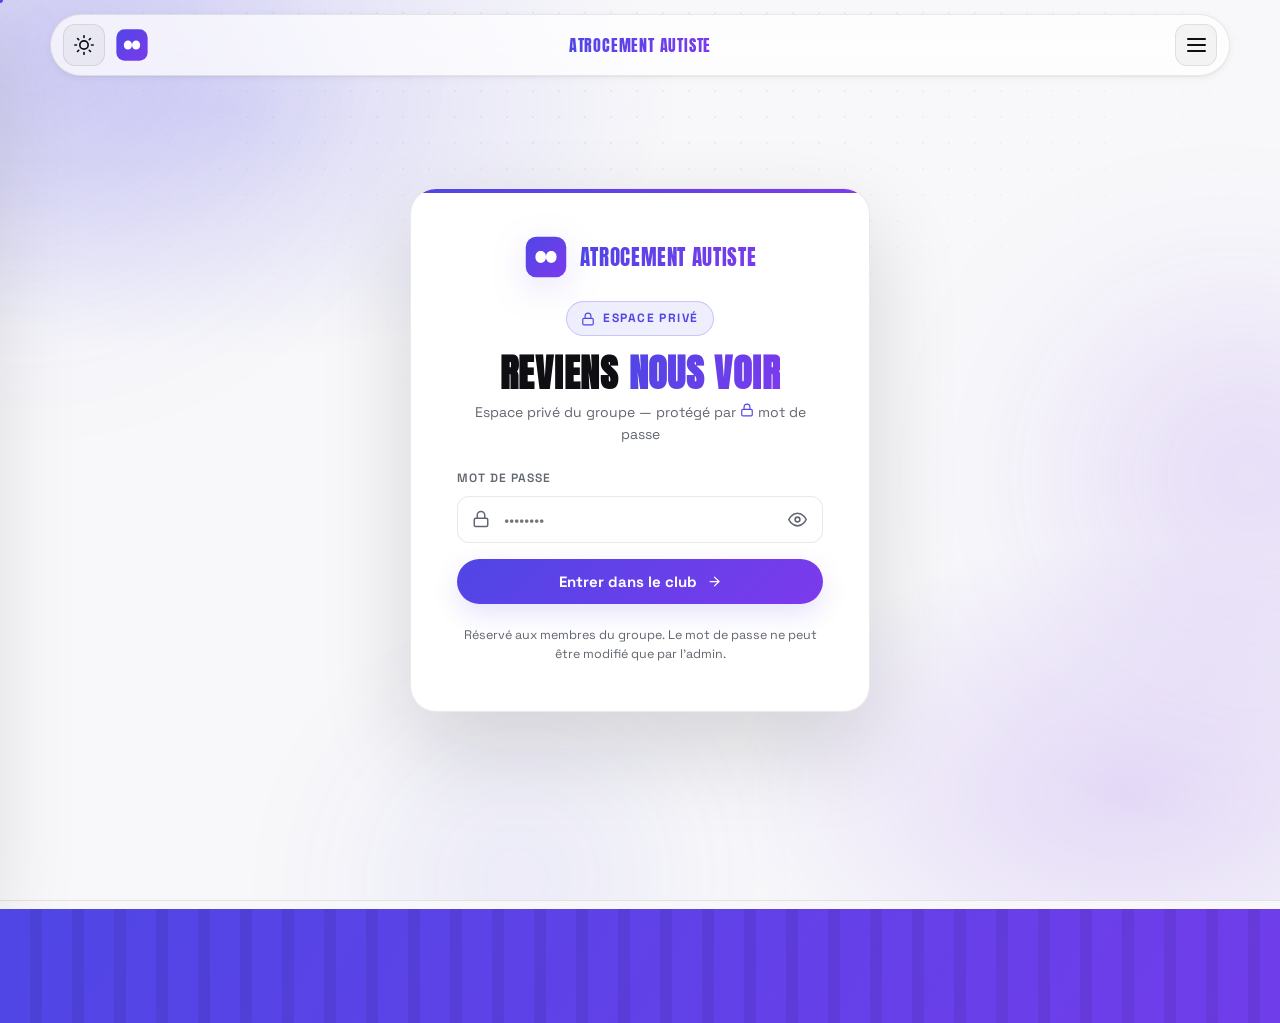
<file: mentions.html>
<!doctype html>
<html lang="fr" data-theme="noir" data-mode="light">
<head>
<meta charset="utf-8">
<meta name="viewport" content="width=device-width, initial-scale=1, viewport-fit=cover">
<title>Mentions légales — Atrocement Autiste</title>
<meta name="description" content="Mentions légales du site privé du groupe.">
<meta name="theme-color" content="#f8f8fa">
<link rel="manifest" href="manifest.json">
<link rel="icon" type="image/svg+xml" href="icons/logo.svg">
<link rel="icon" type="image/png" sizes="32x32" href="icons/icon-32.png">
<link rel="apple-touch-icon" href="icons/apple-touch-icon.png">
<meta name="apple-mobile-web-app-capable" content="yes">
<meta name="mobile-web-app-capable" content="yes">
<meta name="apple-mobile-web-app-status-bar-style" content="black-translucent">
<meta name="apple-mobile-web-app-title" content="Atrocement Autiste">
<script>
(function(){try{var t=localStorage.getItem('aa_theme')||'noir';var m=localStorage.getItem('aa_mode')||'light';var d=document.documentElement;d.setAttribute('data-theme',t);d.setAttribute('data-mode',m);}catch(e){}})();
</script>
<link rel="stylesheet" href="fonts/fonts.css">
<link rel="stylesheet" href="css/themes.css">
<link rel="stylesheet" href="css/styles.css">
</head>
<body>
<div class="cursor-dot"></div>
<div class="grid-fx"></div>
<div class="blobs"><div class="blob b1"></div><div class="blob b2"></div><div class="blob b3"></div></div>
<div class="transition-overlay"></div>

<header class="nav">
  <div class="nav-inner">
    <div class="nav-left">
      <button class="icon-btn" id="theme-btn" aria-label="Changer le thème" aria-expanded="false">
        <span class="icon-moon" data-icon="moon"></span>
        <span class="icon-sun" data-icon="sun"></span>
      </button>
      <a href="index.html" class="no-transition logo-mark" aria-label="Accueil">
        <svg viewBox="0 0 100 100" fill="none" aria-hidden="true">
          <defs><linearGradient id="navg" x1="0" y1="0" x2="1" y2="1"><stop offset="0" stop-color="var(--accent1)"/><stop offset="1" stop-color="var(--accent2)"/></linearGradient></defs>
          <rect x="4" y="4" width="92" height="92" rx="24" fill="url(#navg)"/>
          <path d="M 50 50 C 50 32 26 32 26 50 C 26 68 50 68 50 50 C 50 32 74 32 74 50 C 74 68 50 68 50 50 Z" fill="#fff"/>
        </svg>
      </a>
    </div>
    <a href="index.html" class="nav-center no-transition logo-word">Atrocement Autiste</a>
    <button class="icon-btn burger" id="burger-btn" aria-label="Ouvrir le menu" aria-expanded="false">
      <span class="bars"><span class="bar"></span><span class="bar"></span><span class="bar"></span></span>
    </button>
  </div>
</header>

<div class="panel-backdrop" id="theme-backdrop"></div>
<aside class="theme-panel" id="theme-panel" aria-label="Réglages du thème">
  <div class="panel-head">
    <span class="panel-logo" data-icon="sparkles"></span>
    <h3>Apparence</h3>
  </div>
  <p>Choisis tes couleurs et ton mode (clair ou sombre).</p>
  <div class="mode-switch">
    <button data-mode="light"><span data-icon="sun"></span> Clair</button>
    <button data-mode="dark"><span data-icon="moon"></span> Sombre</button>
  </div>
  <div class="theme-grid" id="theme-grid"></div>
  <div class="nick-field">
    <label for="nick-input">Ton pseudo</label>
    <input class="input" type="text" id="nick-input" placeholder="Comment t'appelles-tu ?" autocomplete="off" maxlength="30">
    <small>Utilisé pour signer tes posts, défis, etc.</small>
  </div>
</aside>

<nav class="menu" id="menu" aria-label="Menu principal">
  <span class="menu-eyebrow">Navigation</span>
  <div class="menu-links">
    <div class="menu-item"><a class="menu-link" href="index.html"><span class="idx">01</span>Accueil</a></div>
    <div class="menu-item"><a class="menu-link" href="archives.html"><span class="idx">02</span>Archives &amp; Nostalgie</a></div>
    <div class="menu-item"><a class="menu-link" href="defis.html"><span class="idx">03</span>Défis &amp; Vie de groupe</a></div>
    <div class="menu-item"><a class="menu-link" href="actualites.html"><span class="idx">04</span>Fil d'actualité</a></div>
    <div class="menu-item"><a class="menu-link" href="coffre.html"><span class="idx">05</span>Coffre-fort</a></div>
    <div class="menu-item"><a class="menu-link" href="ludique.html"><span class="idx">06</span>Ludique &amp; Divertissement</a></div>
    <div class="menu-item"><a class="menu-link" href="sondages.html"><span class="idx">07</span>Sondages &amp; Votes</a></div>
    <div class="menu-item"><a class="menu-link" href="jeux.html"><span class="idx">08</span>Jeux &amp; Addiction</a></div>
    <div class="menu-item"><a class="menu-link" href="mentions.html"><span class="idx">09</span><span class="grad">Mentions légales</span></a></div>
  </div>
  <div class="menu-foot">
    <button class="btn sm" id="logout-btn">Se déconnecter <span data-icon="arrow"></span></button>
  </div>
</nav>

<main>
  <section class="page-head">
    <div class="container">
      <span class="section-kicker" data-reveal><span class="kicker-index">08</span> Le cadre légal</span>
      <h1 class="h2" data-reveal>Mentions <span class="grad">légales</span></h1>
      <p class="lead" data-reveal style="--d:.12s">
        Les informations sur l'éditeur, l'hébergement et l'utilisation de ce site privé.
      </p>
    </div>
  </section>

  <section class="section" style="padding-top:10px;">
    <div class="container">
      <div class="card legal-card" data-reveal>
        <div class="legal-section">
          <h3>Éditeur du site</h3>
          <p>
            Le site « Atrocement Autiste » est édité et géré par le groupe qui en est à l'origine.
          </p>
          <ul>
            <li>Nom / pseudo de l'éditeur : <strong>[À compléter]</strong></li>
            <li>Adresse : <strong>[À compléter]</strong></li>
            <li>Contact : <strong>[À compléter]</strong></li>
          </ul>
        </div>

        <div class="legal-section">
          <h3>Directeur de la publication</h3>
          <p>
            Le directeur de la publication est l'éditeur du site mentionné ci-dessus.
          </p>
        </div>

        <div class="legal-section">
          <h3>Hébergement</h3>
          <p>
            Ce site est hébergé sur <strong>GitHub Pages</strong> (GitHub, Inc., 88 Colin P. Kelly Jr. Street, San Francisco, CA 94107, États-Unis). GitHub fournit la plateforme d'hébergement de sites statiques.
          </p>
        </div>

        <div class="legal-section">
          <h3>Propriété intellectuelle</h3>
          <p>
            L'ensemble des contenus présents sur ce site (textes, images, vidéos, documents, logo, code) est la propriété du groupe, sauf mention contraire. Toute reproduction, diffusion ou utilisation sans autorisation préalable est interdite.
          </p>
        </div>

        <div class="legal-section">
          <h3>Données personnelles</h3>
          <p>
            Ce site fonctionne sans compte ni serveur : les données (posts, photos, défis, pseudo, préférences) sont stockées <strong>uniquement dans le navigateur</strong> de chaque membre (localStorage et IndexedDB), sur son propre appareil. Aucune donnée n'est transmise à un serveur tiers, à l'exception de l'hébergement statique de la page.
          </p>
          <ul>
            <li>Aucune collecte de données à des fins commerciales.</li>
            <li>Chacun peut effacer les données du site en vidant les données de navigation (localStorage / IndexedDB).</li>
          </ul>
        </div>

        <div class="legal-section">
          <h3>Cookies</h3>
          <p>
            Le site n'utilise pas de cookies publicitaires ni de traceurs. Un jeton de session local (avec expiration) est conservé dans votre navigateur pour mémoriser votre connexion.
          </p>
        </div>

        <div class="legal-section">
          <h3>Responsabilité</h3>
          <p>
            Le site est un espace privé réservé au groupe. L'éditeur ne saurait être tenu responsable des contenus publiés par les membres ni de l'usage fait du site. Les photos et souvenirs publiés doivent respecter le droit à l'image de chacun.
          </p>
        </div>

        <div class="legal-section">
          <h3>Contact</h3>
          <p>
            Pour toute question relative à ces mentions légales, contacte l'éditeur via : <strong>[À compléter]</strong>
          </p>
          <p class="muted">Dernière mise à jour : août 2026.</p>
        </div>
      </div>
    </div>
  </section>
</main>

<footer style="border-top:1px solid var(--line); padding:34px clamp(18px,4vw,44px); text-align:center; color:var(--text-dim); font-size:13px;">
  <p>Atrocement Autiste — fait par le groupe, pour le groupe. © 2026</p>
  <nav class="footer-links">
    <a href="sondages.html">Sondages</a>
    <a href="mentions.html">Mentions légales</a>
  </nav>
</footer>

<div class="toasts"></div>

<script src="js/store.js"></script>
<script src="js/app.js"></script>
</body>
</html>
</file>
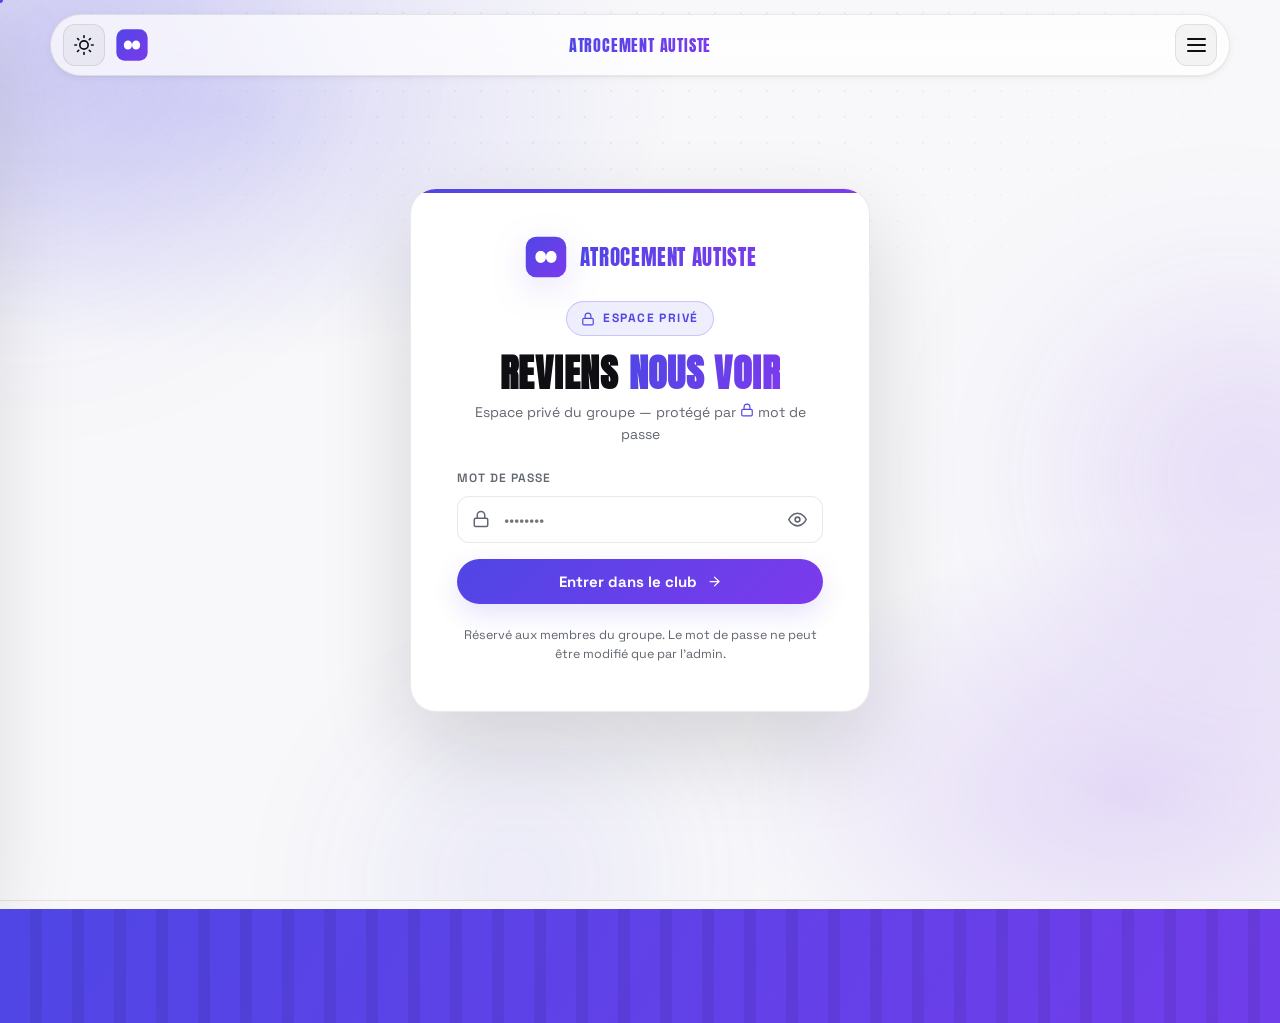
<file: sondages.html>
<!doctype html>
<html lang="fr" data-theme="noir" data-mode="light">
<head>
<meta charset="utf-8">
<meta name="viewport" content="width=device-width, initial-scale=1, viewport-fit=cover">
<title>Sondages — Atrocement Autiste</title>
<meta name="description" content="Les sondages du groupe : pose une question, on vote.">
<meta name="theme-color" content="#f8f8fa">
<link rel="manifest" href="manifest.json">
<link rel="icon" type="image/svg+xml" href="icons/logo.svg">
<link rel="icon" type="image/png" sizes="32x32" href="icons/icon-32.png">
<link rel="apple-touch-icon" href="icons/apple-touch-icon.png">
<meta name="apple-mobile-web-app-capable" content="yes">
<meta name="mobile-web-app-capable" content="yes">
<meta name="apple-mobile-web-app-status-bar-style" content="black-translucent">
<meta name="apple-mobile-web-app-title" content="Atrocement Autiste">
<script>
(function(){try{var t=localStorage.getItem('aa_theme')||'noir';var m=localStorage.getItem('aa_mode')||'light';var d=document.documentElement;d.setAttribute('data-theme',t);d.setAttribute('data-mode',m);}catch(e){}})();
</script>
<link rel="stylesheet" href="fonts/fonts.css">
<link rel="stylesheet" href="css/themes.css">
<link rel="stylesheet" href="css/styles.css">
</head>
<body>
<div class="cursor-dot"></div>
<div class="grid-fx"></div>
<div class="blobs"><div class="blob b1"></div><div class="blob b2"></div><div class="blob b3"></div></div>
<div class="transition-overlay"></div>

<header class="nav">
  <div class="nav-inner">
    <div class="nav-left">
      <button class="icon-btn" id="theme-btn" aria-label="Changer le thème" aria-expanded="false">
        <span class="icon-moon" data-icon="moon"></span>
        <span class="icon-sun" data-icon="sun"></span>
      </button>
      <a href="index.html" class="no-transition logo-mark" aria-label="Accueil">
        <svg viewBox="0 0 100 100" fill="none" aria-hidden="true">
          <defs><linearGradient id="navg" x1="0" y1="0" x2="1" y2="1"><stop offset="0" stop-color="var(--accent1)"/><stop offset="1" stop-color="var(--accent2)"/></linearGradient></defs>
          <rect x="4" y="4" width="92" height="92" rx="24" fill="url(#navg)"/>
          <path d="M 50 50 C 50 32 26 32 26 50 C 26 68 50 68 50 50 C 50 32 74 32 74 50 C 74 68 50 68 50 50 Z" fill="#fff"/>
        </svg>
      </a>
    </div>
    <a href="index.html" class="nav-center no-transition logo-word">Atrocement Autiste</a>
    <button class="icon-btn burger" id="burger-btn" aria-label="Ouvrir le menu" aria-expanded="false">
      <span class="bars"><span class="bar"></span><span class="bar"></span><span class="bar"></span></span>
    </button>
  </div>
</header>

<div class="panel-backdrop" id="theme-backdrop"></div>
<aside class="theme-panel" id="theme-panel" aria-label="Réglages du thème">
  <div class="panel-head">
    <span class="panel-logo" data-icon="sparkles"></span>
    <h3>Apparence</h3>
  </div>
  <p>Choisis tes couleurs et ton mode (clair ou sombre).</p>
  <div class="mode-switch">
    <button data-mode="light"><span data-icon="sun"></span> Clair</button>
    <button data-mode="dark"><span data-icon="moon"></span> Sombre</button>
  </div>
  <div class="theme-grid" id="theme-grid"></div>
  <div class="nick-field">
    <label for="nick-input">Ton pseudo</label>
    <input class="input" type="text" id="nick-input" placeholder="Comment t'appelles-tu ?" autocomplete="off" maxlength="30">
    <small>Utilisé pour signer tes posts, défis, etc.</small>
  </div>
</aside>

<nav class="menu" id="menu" aria-label="Menu principal">
  <span class="menu-eyebrow">Navigation</span>
  <div class="menu-links">
    <div class="menu-item"><a class="menu-link" href="index.html"><span class="idx">01</span>Accueil</a></div>
    <div class="menu-item"><a class="menu-link" href="archives.html"><span class="idx">02</span>Archives &amp; Nostalgie</a></div>
    <div class="menu-item"><a class="menu-link" href="defis.html"><span class="idx">03</span>Défis &amp; Vie de groupe</a></div>
    <div class="menu-item"><a class="menu-link" href="actualites.html"><span class="idx">04</span>Fil d'actualité</a></div>
    <div class="menu-item"><a class="menu-link" href="coffre.html"><span class="idx">05</span>Coffre-fort</a></div>
    <div class="menu-item"><a class="menu-link" href="ludique.html"><span class="idx">06</span>Ludique &amp; Divertissement</a></div>
    <div class="menu-item"><a class="menu-link" href="sondages.html"><span class="idx">07</span><span class="grad">Sondages</span></a></div>
    <div class="menu-item"><a class="menu-link" href="jeux.html"><span class="idx">08</span>Jeux &amp; Addiction</a></div>
    <div class="menu-item"><a class="menu-link" href="mentions.html"><span class="idx">09</span>Mentions légales</a></div>
  </div>
  <div class="menu-foot">
    <button class="btn sm" id="logout-btn">Se déconnecter <span data-icon="arrow"></span></button>
  </div>
</nav>

<main id="poll-root">
  <section class="page-head">
    <div class="container">
      <span class="section-kicker" data-reveal><span class="kicker-index">07</span> On tranche en groupe</span>
      <h1 class="h2" data-reveal>Sondages du <span class="grad">groupe</span></h1>
      <p class="lead" data-reveal style="--d:.12s">
        Une question, deux options ou plus, et tout le monde vote. On règle les débats une bonne fois pour toutes.
      </p>
    </div>
  </section>

  <section class="section" style="padding-top:10px;">
    <div class="container">
      <div class="card" data-reveal>
        <form id="poll-form" class="grid" style="row-gap:14px;">
          <div class="col-12">
            <div class="field" style="margin:0;">
              <label for="poll-question">Ta question</label>
              <input class="input" type="text" id="poll-question" placeholder="Ex : Où on mange ce soir ?" maxlength="160">
            </div>
          </div>
          <div class="col-12">
            <label style="font-size:12px;font-weight:600;letter-spacing:.08em;text-transform:uppercase;color:var(--text-dim);margin-bottom:8px;display:block;">Options (2 à 8)</label>
            <div class="grid" id="poll-opts" style="row-gap:12px;"></div>
            <div style="margin-top:10px; text-align:right;">
              <button class="btn ghost sm" type="button" id="poll-addopt">+ option</button>
            </div>
          </div>
          <div class="col-6">
            <div class="field" style="margin:0;">
              <label for="poll-closes">Clôture automatique (optionnel)</label>
              <input class="input" type="datetime-local" id="poll-closes">
            </div>
          </div>
          <div class="col-6" style="display:flex; align-items:flex-end;">
            <button class="btn" type="submit" style="margin:0; width:100%;" data-magnetic>Lancer le sondage <span data-icon="send"></span></button>
          </div>
        </form>
      </div>
    </div>
  </section>

  <section class="section" style="padding-top:0;">
    <div class="container">
      <span class="section-kicker" data-reveal>Les votes en cours</span>
      <h2 class="h2" data-reveal>Les <span class="grad">sondages</span></h2>
      <div class="grid" id="poll-list" style="margin-top:36px;"></div>
      <div class="empty" id="poll-empty" style="display:none;">
        <div class="big">🗳️</div>
        Aucun sondage pour l'instant. Lance le premier !
      </div>
    </div>
  </section>
</main>

<footer style="border-top:1px solid var(--line); padding:34px clamp(18px,4vw,44px); text-align:center; color:var(--text-dim); font-size:13px;">
  <p>Atrocement Autiste — fait par le groupe, pour le groupe. © 2026</p>
  <nav class="footer-links">
    <a href="sondages.html">Sondages</a>
    <a href="mentions.html">Mentions légales</a>
  </nav>
</footer>

<div class="toasts"></div>

<script src="js/store.js"></script>
<script src="js/app.js"></script>
<script src="js/sondages.js"></script>
</body>
</html>
</file>
<file: fonts/fonts.css>
/* Polices auto-hébergées */
@font-face{font-family:'Anton';font-style:normal;font-weight:400;font-display:swap;src:url(font-1.woff2) format('woff2');unicode-range:U+0102-0103, U+0110-0111, U+0128-0129, U+0168-0169, U+01A0-01A1, U+01AF-01B0, U+0300-0301, U+0303-0304, U+0308-0309, U+0323, U+0329, U+1EA0-1EF9, U+20AB;}
@font-face{font-family:'Anton';font-style:normal;font-weight:400;font-display:swap;src:url(font-2.woff2) format('woff2');unicode-range:U+0100-02BA, U+02BD-02C5, U+02C7-02CC, U+02CE-02D7, U+02DD-02FF, U+0304, U+0308, U+0329, U+1D00-1DBF, U+1E00-1E9F, U+1EF2-1EFF, U+2020, U+20A0-20AB, U+20AD-20C0, U+2113, U+2C60-2C7F, U+A720-A7FF;}
@font-face{font-family:'Anton';font-style:normal;font-weight:400;font-display:swap;src:url(font-3.woff2) format('woff2');unicode-range:U+0000-00FF, U+0131, U+0152-0153, U+02BB-02BC, U+02C6, U+02DA, U+02DC, U+0304, U+0308, U+0329, U+2000-206F, U+20AC, U+2122, U+2191, U+2193, U+2212, U+2215, U+FEFF, U+FFFD;}
@font-face{font-family:'Space Grotesk';font-style:normal;font-weight:400;font-display:swap;src:url(font-4.woff2) format('woff2');unicode-range:U+0102-0103, U+0110-0111, U+0128-0129, U+0168-0169, U+01A0-01A1, U+01AF-01B0, U+0300-0301, U+0303-0304, U+0308-0309, U+0323, U+0329, U+1EA0-1EF9, U+20AB;}
@font-face{font-family:'Space Grotesk';font-style:normal;font-weight:400;font-display:swap;src:url(font-5.woff2) format('woff2');unicode-range:U+0100-02BA, U+02BD-02C5, U+02C7-02CC, U+02CE-02D7, U+02DD-02FF, U+0304, U+0308, U+0329, U+1D00-1DBF, U+1E00-1E9F, U+1EF2-1EFF, U+2020, U+20A0-20AB, U+20AD-20C0, U+2113, U+2C60-2C7F, U+A720-A7FF;}
@font-face{font-family:'Space Grotesk';font-style:normal;font-weight:400;font-display:swap;src:url(font-6.woff2) format('woff2');unicode-range:U+0000-00FF, U+0131, U+0152-0153, U+02BB-02BC, U+02C6, U+02DA, U+02DC, U+0304, U+0308, U+0329, U+2000-206F, U+20AC, U+2122, U+2191, U+2193, U+2212, U+2215, U+FEFF, U+FFFD;}
@font-face{font-family:'Space Grotesk';font-style:normal;font-weight:500;font-display:swap;src:url(font-4.woff2) format('woff2');unicode-range:U+0102-0103, U+0110-0111, U+0128-0129, U+0168-0169, U+01A0-01A1, U+01AF-01B0, U+0300-0301, U+0303-0304, U+0308-0309, U+0323, U+0329, U+1EA0-1EF9, U+20AB;}
@font-face{font-family:'Space Grotesk';font-style:normal;font-weight:500;font-display:swap;src:url(font-5.woff2) format('woff2');unicode-range:U+0100-02BA, U+02BD-02C5, U+02C7-02CC, U+02CE-02D7, U+02DD-02FF, U+0304, U+0308, U+0329, U+1D00-1DBF, U+1E00-1E9F, U+1EF2-1EFF, U+2020, U+20A0-20AB, U+20AD-20C0, U+2113, U+2C60-2C7F, U+A720-A7FF;}
@font-face{font-family:'Space Grotesk';font-style:normal;font-weight:500;font-display:swap;src:url(font-6.woff2) format('woff2');unicode-range:U+0000-00FF, U+0131, U+0152-0153, U+02BB-02BC, U+02C6, U+02DA, U+02DC, U+0304, U+0308, U+0329, U+2000-206F, U+20AC, U+2122, U+2191, U+2193, U+2212, U+2215, U+FEFF, U+FFFD;}
@font-face{font-family:'Space Grotesk';font-style:normal;font-weight:600;font-display:swap;src:url(font-4.woff2) format('woff2');unicode-range:U+0102-0103, U+0110-0111, U+0128-0129, U+0168-0169, U+01A0-01A1, U+01AF-01B0, U+0300-0301, U+0303-0304, U+0308-0309, U+0323, U+0329, U+1EA0-1EF9, U+20AB;}
@font-face{font-family:'Space Grotesk';font-style:normal;font-weight:600;font-display:swap;src:url(font-5.woff2) format('woff2');unicode-range:U+0100-02BA, U+02BD-02C5, U+02C7-02CC, U+02CE-02D7, U+02DD-02FF, U+0304, U+0308, U+0329, U+1D00-1DBF, U+1E00-1E9F, U+1EF2-1EFF, U+2020, U+20A0-20AB, U+20AD-20C0, U+2113, U+2C60-2C7F, U+A720-A7FF;}
@font-face{font-family:'Space Grotesk';font-style:normal;font-weight:600;font-display:swap;src:url(font-6.woff2) format('woff2');unicode-range:U+0000-00FF, U+0131, U+0152-0153, U+02BB-02BC, U+02C6, U+02DA, U+02DC, U+0304, U+0308, U+0329, U+2000-206F, U+20AC, U+2122, U+2191, U+2193, U+2212, U+2215, U+FEFF, U+FFFD;}
@font-face{font-family:'Space Grotesk';font-style:normal;font-weight:700;font-display:swap;src:url(font-4.woff2) format('woff2');unicode-range:U+0102-0103, U+0110-0111, U+0128-0129, U+0168-0169, U+01A0-01A1, U+01AF-01B0, U+0300-0301, U+0303-0304, U+0308-0309, U+0323, U+0329, U+1EA0-1EF9, U+20AB;}
@font-face{font-family:'Space Grotesk';font-style:normal;font-weight:700;font-display:swap;src:url(font-5.woff2) format('woff2');unicode-range:U+0100-02BA, U+02BD-02C5, U+02C7-02CC, U+02CE-02D7, U+02DD-02FF, U+0304, U+0308, U+0329, U+1D00-1DBF, U+1E00-1E9F, U+1EF2-1EFF, U+2020, U+20A0-20AB, U+20AD-20C0, U+2113, U+2C60-2C7F, U+A720-A7FF;}
@font-face{font-family:'Space Grotesk';font-style:normal;font-weight:700;font-display:swap;src:url(font-6.woff2) format('woff2');unicode-range:U+0000-00FF, U+0131, U+0152-0153, U+02BB-02BC, U+02C6, U+02DA, U+02DC, U+0304, U+0308, U+0329, U+2000-206F, U+20AC, U+2122, U+2191, U+2193, U+2212, U+2215, U+FEFF, U+FFFD;}
</file>
<file: css/themes.css>
/* =========================================================
   Thèmes — Atrocement Autiste
   Tokens globaux + mode clair/sombre + 8 accents colorés.
   ========================================================= */

:root {
  --font-display: 'Anton', 'Arial Black', 'Impact', sans-serif;
  --font-body: 'Space Grotesk', system-ui, -apple-system, 'Segoe UI', sans-serif;
  --font-mono: ui-monospace, 'Cascadia Code', 'JetBrains Mono', 'Fira Code', 'Space Grotesk', monospace;
  --radius: 18px;
  --radius-sm: 12px;
  --radius-lg: 26px;
  --maxw: 1180px;
  --dur: .35s;
  --ease: cubic-bezier(.22, 1, .36, 1);
}

/* ---------- CLAIR (défaut) ---------- */
:root, :root[data-mode='light'] {
  --bg: #f8f8fa;
  --bg-soft: #f0f0f3;
  --bg-card: #ffffff;
  --bg-elev: #ffffff;
  --text: #0e0e13;
  --text-dim: #61666f;
  --line: rgba(14, 14, 19, .09);
  --line-strong: rgba(14, 14, 19, .18);
  --accent1: #4f46e5;
  --accent2: #7c3aed;
  --glow: rgba(79, 70, 229, .15);
  --overlay: rgba(250, 250, 252, .9);
  --nav-bg: rgba(255, 255, 255, .72);
  --glass: rgba(14, 14, 19, .04);
  --shadow-sm: 0 1px 2px rgba(14, 14, 19, .05), 0 2px 8px rgba(14, 14, 19, .05);
  --shadow: 0 12px 36px rgba(14, 14, 19, .09);
  --shadow-lg: 0 36px 90px rgba(14, 14, 19, .15);
  color-scheme: light;
}

/* ---------- SOMBRE ---------- */
:root[data-mode='dark'] {
  --bg: #0b0c12;
  --bg-soft: #13141a;
  --bg-card: rgba(255, 255, 255, .04);
  --bg-elev: #15161d;
  --text: #f3f4f8;
  --text-dim: #9aa1ae;
  --line: rgba(255, 255, 255, .09);
  --line-strong: rgba(255, 255, 255, .2);
  --accent1: #818cf8;
  --accent2: #a78bfa;
  --glow: rgba(129, 140, 248, .22);
  --overlay: rgba(8, 9, 14, .92);
  --nav-bg: rgba(11, 12, 18, .66);
  --glass: rgba(255, 255, 255, .05);
  --shadow-sm: 0 1px 2px rgba(0, 0, 0, .3), 0 2px 8px rgba(0, 0, 0, .3);
  --shadow: 0 12px 36px rgba(0, 0, 0, .4);
  --shadow-lg: 0 36px 90px rgba(0, 0, 0, .55);
  color-scheme: dark;
}

/* ---------- ACCENTS (thèmes) ---------- */
[data-theme='noir'] {
  --accent1: #4f46e5;
  --accent2: #7c3aed;
  --glow: rgba(79, 70, 229, .16);
}
[data-theme='neon'] {
  --accent1: #06b6d4;
  --accent2: #e11d8f;
  --glow: rgba(6, 182, 212, .16);
}
[data-theme='foret'] {
  --accent1: #059669;
  --accent2: #d97706;
  --glow: rgba(5, 150, 105, .16);
}
[data-theme='ocean'] {
  --accent1: #0ea5e9;
  --accent2: #6366f1;
  --glow: rgba(14, 165, 233, .16);
}
[data-theme='coucher'] {
  --accent1: #f97316;
  --accent2: #e11d48;
  --glow: rgba(249, 115, 22, .16);
}
[data-theme='candy'] {
  --accent1: #ec4899;
  --accent2: #8b5cf6;
  --glow: rgba(236, 72, 153, .16);
}
[data-theme='aurore'] {
  --accent1: #65a30d;
  --accent2: #0891b2;
  --glow: rgba(101, 163, 13, .16);
}
[data-theme='mono'] {
  --accent1: #6b7280;
  --accent2: #9ca3af;
  --glow: rgba(107, 114, 128, .16);
}
[data-theme='mono'][data-mode='light'] {
  --accent1: #111827;
  --accent2: #4b5563;
  --glow: rgba(17, 24, 39, .14);
}
</file>
<file: css/styles.css>
/* =========================================================
   Atrocement Autiste — design « inngest »
   Refonte complète : base claire, points de grille subtils,
   halos doux, pilules, fenêtres de code sombres, motion douce.
   ========================================================= */

/* ============ BASE ============ */
*, *::before, *::after { box-sizing: border-box; margin: 0; padding: 0; }

html { -webkit-text-size-adjust: 100%; scroll-behavior: auto; }

[data-lenis-prevent] { overscroll-behavior: contain; }

body {
  font-family: var(--font-body);
  background: var(--bg);
  color: var(--text);
  line-height: 1.55;
  overflow-x: hidden;
  -webkit-font-smoothing: antialiased;
  transition: background-color .45s ease, color .45s ease;
}

::selection { background: var(--accent1); color: #fff; }

img, svg, video { display: block; max-width: 100%; }
a { color: inherit; text-decoration: none; }
button { font-family: inherit; cursor: pointer; }
input, textarea, select { font-family: inherit; }

::-webkit-scrollbar { width: 10px; }
::-webkit-scrollbar-track { background: var(--bg); }
::-webkit-scrollbar-thumb { background: color-mix(in srgb, var(--accent1) 38%, transparent); border-radius: 99px; }
::-webkit-scrollbar-thumb:hover { background: var(--accent1); }

:focus-visible { outline: 2px solid var(--accent1); outline-offset: 3px; border-radius: 6px; }

/* ============ FOND : halos + grille de points ============ */
.blobs { position: fixed; inset: 0; z-index: -1; overflow: hidden; pointer-events: none; }
.blob {
  position: absolute; border-radius: 50%; filter: blur(90px);
  opacity: .3; will-change: transform;
  animation: blobFloat 30s ease-in-out infinite alternate;
}
.blob.b1 { width: 44vw; height: 44vw; left: -12vw; top: -18vh; background: radial-gradient(circle at 30% 30%, var(--accent1), transparent 62%); opacity: .26; }
.blob.b2 { width: 40vw; height: 40vw; right: -14vw; top: 30vh; background: radial-gradient(circle at 60% 40%, var(--accent2), transparent 62%); opacity: .2; animation-delay: -10s; }
.blob.b3 { width: 30vw; height: 30vw; left: 28vw; bottom: -16vw; background: radial-gradient(circle at 40% 40%, var(--accent1), transparent 62%); opacity: .14; animation-delay: -20s; }
@keyframes blobFloat {
  0% { transform: translate(0, 0) scale(1); }
  50% { transform: translate(4vw, -3vh) scale(1.06); }
  100% { transform: translate(-3vw, 4vh) scale(.96); }
}

.grid-fx {
  position: fixed; inset: 0; z-index: -2; pointer-events: none;
  background-image: radial-gradient(var(--line) 1px, transparent 1px);
  background-size: 26px 26px;
  mask-image: radial-gradient(ellipse 85% 65% at 50% 0%, #000 22%, transparent 72%);
  -webkit-mask-image: radial-gradient(ellipse 85% 65% at 50% 0%, #000 22%, transparent 72%);
  opacity: .55;
}

/* ============ CURSEUR CUSTOM ============ */
@media (hover: hover) and (pointer: fine) {
  .cursor-dot {
    position: fixed; top: 0; left: 0; z-index: 9999; pointer-events: none;
    border-radius: 50%; transform: translate(-50%, -50%);
    opacity: 0; transition: opacity .25s;
  }
  .cursor-dot { width: 6px; height: 6px; background: var(--accent1); }
  html.has-cursor .cursor-dot { opacity: 1; }
  html.has-cursor body { cursor: none; }
  html.has-cursor a, html.has-cursor button, html.has-cursor input, html.has-cursor textarea, html.has-cursor select, html.has-cursor [role='button'] { cursor: none; }
}

/* ============ ICONES / BOUTONS D'ICONE ============ */
[data-icon] svg { width: 1em; height: 1em; }
span[data-icon] { display: inline-flex; line-height: 1; }

.icon-btn {
  position: relative; width: 42px; height: 42px; border-radius: 12px;
  display: grid; place-items: center; border: 1px solid var(--line);
  background: var(--glass); color: var(--text);
  transition: transform .3s var(--ease), border-color .3s, box-shadow .3s, background .3s;
  overflow: hidden;
}
.icon-btn:hover {
  transform: translateY(-2px);
  border-color: var(--accent1);
  box-shadow: 0 8px 20px var(--glow);
  background: var(--bg-card);
}
.icon-btn svg { width: 20px; height: 20px; }

.icon-btn .icon-moon, .icon-btn .icon-sun { position: absolute; transition: transform .3s var(--ease), opacity .3s; }
.icon-btn .icon-moon { opacity: 1; transform: scale(1) rotate(0); }
.icon-btn .icon-sun { opacity: 0; transform: scale(.4) rotate(-90deg); }
[data-mode='light'] .icon-btn .icon-moon { opacity: 0; transform: scale(.4) rotate(90deg); }
[data-mode='light'] .icon-btn .icon-sun { opacity: 1; transform: scale(1) rotate(0); }

.icon-btn.sm { width: 36px; height: 36px; border-radius: 10px; }
.icon-btn.sm svg { width: 17px; height: 17px; }
.icon-btn.ghosty { background: transparent; border-color: var(--line); }
.icon-btn.ghosty:hover { border-color: var(--accent1); color: var(--accent1); background: color-mix(in srgb, var(--accent1) 8%, transparent); }

/* burger */
.burger { display: grid; place-items: center; }
.burger .bars { width: 19px; height: 14px; position: relative; }
.burger .bar {
  position: absolute; left: 0; width: 100%; height: 2px; background: currentColor;
  border-radius: 2px; transition: transform .35s var(--ease), opacity .2s, top .35s var(--ease);
}
.burger .bar:nth-child(1) { top: 0; }
.burger .bar:nth-child(2) { top: 6px; }
.burger .bar:nth-child(3) { top: 12px; }
.icon-btn.open .bar:nth-child(1) { top: 6px; transform: rotate(45deg); }
.icon-btn.open .bar:nth-child(2) { opacity: 0; transform: scaleX(0); }
.icon-btn.open .bar:nth-child(3) { top: 6px; transform: rotate(-45deg); }

/* ============ NAV (pilule flottante) ============ */
.nav {
  position: fixed; top: 14px; left: 0; right: 0; z-index: 800;
  display: flex; justify-content: center;
  padding: 0 clamp(14px, 3vw, 28px);
  pointer-events: none;
  transition: top .3s var(--ease);
}
.nav-inner {
  position: relative;
  display: flex; align-items: center; justify-content: space-between; gap: 10px;
  width: 100%; max-width: var(--maxw);
  padding: 9px 12px;
  border: 1px solid var(--line); border-radius: 999px;
  background: var(--nav-bg);
  backdrop-filter: blur(18px); -webkit-backdrop-filter: blur(18px);
  box-shadow: var(--shadow-sm);
  pointer-events: auto;
  transition: background-color .4s, box-shadow .4s, border-color .4s;
}
.nav.scrolled .nav-inner { background: var(--bg-elev); box-shadow: var(--shadow); }

.nav-left { display: flex; align-items: center; gap: 10px; }

.logo-mark { flex-shrink: 0; display: block; transition: transform .4s var(--ease); }
.logo-mark svg { width: 34px; height: 34px; }
.logo-mark:hover { transform: rotate(8deg) scale(1.06); }

.logo-word {
  font-family: var(--font-display); font-size: 16px; letter-spacing: .05em; text-transform: uppercase;
  background: linear-gradient(120deg, var(--accent1), var(--accent2));
  -webkit-background-clip: text; background-clip: text; color: transparent;
  white-space: nowrap;
}
.nav-center { position: absolute; left: 50%; transform: translateX(-50%); display: flex; align-items: center; gap: 10px; }

/* ============ MENU PLEIN ECRAN ============ */
.menu {
  position: fixed; inset: 0; z-index: 790;
  background: var(--overlay);
  backdrop-filter: blur(24px); -webkit-backdrop-filter: blur(24px);
  display: flex; flex-direction: column; justify-content: center;
  padding: 90px clamp(22px, 7vw, 96px);
  opacity: 0; visibility: hidden; transition: opacity .5s var(--ease), visibility .5s;
}
.menu.open { opacity: 1; visibility: visible; }

.menu-eyebrow {
  font-size: 12px; font-weight: 700; letter-spacing: .24em; text-transform: uppercase;
  color: var(--text-dim); margin-bottom: 18px; display: inline-flex; align-items: center; gap: 10px;
}
.menu-eyebrow::before { content: ''; width: 26px; height: 2px; background: var(--accent1); border-radius: 2px; }

.menu-links { display: flex; flex-direction: column; gap: 4px; }
.menu-item { opacity: 0; transform: translateY(28px); transition: opacity .55s var(--ease), transform .55s var(--ease); }
.menu.open .menu-item { opacity: 1; transform: translateY(0); }

.menu-link {
  display: inline-flex; align-items: baseline; gap: 18px; width: fit-content;
  font-family: var(--font-display); font-weight: 400;
  font-size: clamp(30px, 6.5vw, 62px); line-height: 1.12; text-transform: uppercase; letter-spacing: .01em;
  padding: .08em 0; position: relative; color: var(--text);
  transition: color .3s, transform .5s var(--ease);
}
.menu-link .idx { font-family: var(--font-body); font-size: 12px; color: var(--text-dim); font-weight: 700; letter-spacing: .12em; }
.menu-link span.grad {
  background: linear-gradient(120deg, var(--accent1), var(--accent2));
  -webkit-background-clip: text; background-clip: text; color: transparent;
}
.menu-link:hover { color: var(--accent1); transform: translateX(12px); }
.menu-link::after {
  content: ''; position: absolute; left: 0; bottom: .1em; height: 3px; width: 100%;
  background: linear-gradient(90deg, var(--accent1), var(--accent2));
  transform: scaleX(0); transform-origin: left; transition: transform .4s var(--ease);
}
.menu-link:hover::after { transform: scaleX(1); }

.menu-foot { margin-top: 42px; display: flex; flex-wrap: wrap; gap: 14px; align-items: center; }
.menu-foot .btn { text-transform: uppercase; font-size: 12.5px; letter-spacing: .08em; }

/* ============ PANNEAU THEME ============ */
.panel-backdrop {
  position: fixed; inset: 0; z-index: 810; background: rgba(13, 15, 20, .4);
  opacity: 0; visibility: hidden; transition: opacity .4s, visibility .4s;
}
.panel-backdrop.open { opacity: 1; visibility: visible; }

.theme-panel {
  position: fixed; top: 0; left: 0; bottom: 0; z-index: 820; width: min(360px, 88vw);
  background: var(--bg-elev); border-right: 1px solid var(--line);
  padding: 66px 26px 30px; transform: translateX(-105%);
  transition: transform .5s var(--ease);
  overflow-y: auto; box-shadow: var(--shadow-lg);
}
.theme-panel.open { transform: translateX(0); }
.panel-head { display: flex; align-items: center; gap: 12px; margin-bottom: 6px; }
.panel-logo {
  width: 36px; height: 36px; border-radius: 11px; display: grid; place-items: center; flex-shrink: 0;
  background: linear-gradient(135deg, var(--accent1), var(--accent2)); color: #fff;
  box-shadow: 0 8px 20px var(--glow);
}
.panel-logo svg { width: 18px; height: 18px; }
.theme-panel h3 { font-family: var(--font-display); text-transform: uppercase; font-size: 20px; letter-spacing: .02em; font-weight: 400; }
.theme-panel p { color: var(--text-dim); font-size: 13.5px; margin-bottom: 22px; }

.mode-switch {
  display: flex; background: var(--bg-soft); border: 1px solid var(--line); border-radius: 999px; padding: 4px; gap: 4px; margin-bottom: 24px;
}
.mode-switch button {
  flex: 1; padding: 9px 12px; border-radius: 999px; border: 0; background: transparent;
  color: var(--text-dim); font-size: 13px; font-weight: 600; transition: all .3s;
  display: flex; align-items: center; justify-content: center; gap: 8px;
}
.mode-switch button svg { width: 15px; height: 15px; }
.mode-switch button.active { background: var(--accent1); color: #fff; box-shadow: 0 6px 18px var(--glow); }

.theme-grid { display: grid; grid-template-columns: repeat(2, 1fr); gap: 10px; }
.theme-swatch {
  border: 1px solid var(--line); border-radius: var(--radius-sm); background: var(--bg-card);
  padding: 10px; text-align: left; color: var(--text);
  transition: transform .3s var(--ease), border-color .3s, box-shadow .3s;
}
.theme-swatch:hover { transform: translateY(-3px); border-color: var(--accent1); box-shadow: var(--shadow-sm); }
.theme-swatch.active { border-color: var(--accent1); box-shadow: 0 0 0 1px var(--accent1), 0 8px 20px var(--glow); }
.swatch-dot {
  width: 100%; height: 34px; border-radius: 8px; margin-bottom: 8px;
  border: 1px solid rgba(14, 14, 19, .08);
  background: linear-gradient(120deg, var(--s1), var(--s2));
}
.theme-swatch span { font-size: 12.5px; font-weight: 600; }

.install-app { width: 100%; margin-top: 24px; }
.install-app svg { width: 16px; height: 16px; }

/* ============ BOUTONS ============ */
.btn {
  display: inline-flex; align-items: center; justify-content: center; gap: 10px;
  padding: 13px 26px; border-radius: 999px; border: 0; font-weight: 700; font-size: 15px;
  color: #fff; position: relative; overflow: hidden;
  background: linear-gradient(135deg, var(--accent1), var(--accent2));
  box-shadow: 0 10px 26px var(--glow);
  transition: transform .3s var(--ease), box-shadow .3s var(--ease), filter .3s;
}
.btn:hover { transform: translateY(-3px) scale(1.02); box-shadow: 0 18px 40px var(--glow); filter: brightness(1.06); }
.btn:active { transform: translateY(-1px) scale(.99); }
.btn::after {
  content: ''; position: absolute; inset: 0;
  background: linear-gradient(120deg, transparent 30%, rgba(255, 255, 255, .3) 50%, transparent 70%);
  transform: translateX(-120%);
}
.btn:hover::after { animation: shine .8s var(--ease); }
@keyframes shine { to { transform: translateX(120%); } }

.btn.ghost {
  background: transparent; color: var(--text);
  border: 1px solid var(--line-strong); box-shadow: none;
}
.btn.ghost:hover { border-color: var(--accent1); color: var(--accent1); box-shadow: 0 10px 26px var(--glow); filter: none; }
.btn.sm { padding: 9px 17px; font-size: 13px; }
.btn.danger { background: linear-gradient(135deg, #f43f5e, #fb7185); box-shadow: 0 8px 24px rgba(244, 63, 94, .28); }
.btn.ghost.danger { background: transparent; color: #f43f5e; border-color: rgba(244, 63, 94, .4); box-shadow: none; }
.btn.ghost.danger:hover { background: rgba(244, 63, 94, .1); }

/* ============ LAYOUT ============ */
main { padding: 0 clamp(18px, 4vw, 44px); }
.section { padding: clamp(60px, 9vw, 120px) 0; position: relative; }
.container { max-width: var(--maxw); margin: 0 auto; }
.page-enter { animation: pageIn .6s var(--ease) both; }
@keyframes pageIn { from { opacity: 0; transform: translateY(18px); } to { opacity: 1; transform: none; } }

/* ============ TITRES ============ */
.hero-kicker {
  display: inline-flex; align-items: center; gap: 10px;
  padding: 8px 16px; border-radius: 999px;
  border: 1px solid color-mix(in srgb, var(--accent1) 30%, transparent);
  background: color-mix(in srgb, var(--accent1) 8%, transparent);
  font-size: 12px; font-weight: 700; letter-spacing: .18em; text-transform: uppercase;
  color: var(--accent1); margin-bottom: 26px;
}
.hero-kicker::before { content: ''; width: 7px; height: 7px; border-radius: 50%; background: var(--accent1); box-shadow: 0 0 0 4px color-mix(in srgb, var(--accent1) 16%, transparent); }

.hero {
  min-height: 100svh; display: flex; flex-direction: column; justify-content: center;
  padding: 140px 0 40px; position: relative;
}
.hero-inner { display: flex; flex-direction: column; align-items: center; text-align: center; }
.hero-emblem { display: grid; place-items: center; margin-bottom: 28px; }
.logo-badge {
  width: 72px; height: 72px; border-radius: 22px; padding: 12px;
  background: var(--bg-card); border: 1px solid var(--line); box-shadow: var(--shadow);
  transform-style: preserve-3d; transition: transform .4s var(--ease), box-shadow .4s var(--ease);
}
.logo-badge:hover { transform: scale(1.06) rotate(-3deg); box-shadow: var(--shadow-lg); }
.logo-badge svg { width: 100%; height: 100%; filter: drop-shadow(0 10px 18px var(--glow)); }

.hero-title {
  font-family: var(--font-display); font-weight: 400;
  font-size: clamp(40px, 14vw, 190px);
  line-height: .9; text-transform: uppercase; letter-spacing: .01em;
  overflow: hidden;
}
.hero-title .line { display: block; }
.hero-title .type-line { display: block; }
.hero-title .type-wrap { display: inline-block; max-width: 100%; }
.hero-title .type-text {
  background: linear-gradient(115deg, var(--accent1) 10%, var(--accent2) 60%, var(--accent1) 110%);
  background-size: 220% 100%;
  -webkit-background-clip: text; background-clip: text; color: transparent;
  animation: gradShift 6s ease infinite;
}
.hero-title .type-caret {
  display: inline-block; width: .09em; min-width: 4px; height: .92em;
  margin-left: 8px; vertical-align: -0.06em; border-radius: 3px;
  background: var(--accent1); animation: caretBlink 1.1s steps(1) infinite;
}
.hero-title .grad {
  background: linear-gradient(115deg, var(--accent1) 10%, var(--accent2) 60%, var(--accent1) 110%);
  background-size: 220% 100%;
  -webkit-background-clip: text; background-clip: text; color: transparent;
  animation: gradShift 6s ease infinite;
}
@keyframes gradShift { 0%, 100% { background-position: 0% 0; } 50% { background-position: 100% 0; } }

.hero-sub { margin-top: 26px; max-width: 620px; color: var(--text-dim); font-size: clamp(16px, 2vw, 19px); }
.hero-cta { display: flex; gap: 14px; align-items: center; justify-content: center; flex-wrap: wrap; margin-top: 34px; }
.hero-cta .btn { margin-top: 6px; }

.hero-visual { margin-top: clamp(40px, 6vw, 64px); }

.hero-scroll {
  margin-top: 54px; color: var(--text-dim); font-size: 11px; letter-spacing: .2em; text-transform: uppercase;
  display: flex; flex-direction: column; align-items: center; gap: 10px;
}
.hero-scroll .mouse { width: 24px; height: 38px; border: 1.5px solid var(--line-strong); border-radius: 14px; position: relative; }
.hero-scroll .mouse::after {
  content: ''; position: absolute; left: 50%; top: 7px; width: 4px; height: 8px;
  background: var(--accent1); border-radius: 4px; transform: translateX(-50%);
  animation: wheel 1.6s var(--ease) infinite;
}
@keyframes wheel { 0% { opacity: 1; transform: translate(-50%, 0); } 70% { opacity: 0; transform: translate(-50%, 12px); } 100% { opacity: 0; } }

.section-kicker {
  display: inline-flex; align-items: center; gap: 10px;
  font-size: 12px; font-weight: 700; letter-spacing: .2em; text-transform: uppercase;
  color: var(--accent1); margin-bottom: 16px;
}
.section-kicker::before { content: ''; width: 28px; height: 2px; background: var(--accent1); border-radius: 2px; }
.kicker-index {
  display: inline-grid; place-items: center; min-width: 30px; height: 22px; padding: 0 6px;
  border-radius: 99px; background: var(--bg-card); border: 1px solid var(--line);
  color: var(--text-dim); font-family: var(--font-mono); font-size: 11px; font-weight: 700;
}

.h2 {
  font-family: var(--font-display); font-weight: 400;
  font-size: clamp(40px, 8vw, 84px); line-height: .98; text-transform: uppercase; letter-spacing: .005em;
}
.h2 .grad {
  background: linear-gradient(115deg, var(--accent1), var(--accent2));
  -webkit-background-clip: text; background-clip: text; color: transparent;
}
.lead { color: var(--text-dim); max-width: 640px; font-size: clamp(15px, 2vw, 18px); margin-top: 16px; }

/* ============ FENETRE DE CODE (façon inngest) ============ */
.code-card {
  background: #0c0e13; border: 1px solid rgba(255, 255, 255, .09);
  border-radius: var(--radius); overflow: hidden;
  box-shadow: 0 34px 90px rgba(12, 14, 19, .3);
}
.code-card .code-head {
  display: flex; align-items: center; gap: 8px; padding: 13px 16px;
  border-bottom: 1px solid rgba(255, 255, 255, .07);
}
.code-card .code-head .dot { width: 10px; height: 10px; border-radius: 50%; }
.code-card .code-head .dot.r { background: #f87171; }
.code-card .code-head .dot.y { background: #fbbf24; }
.code-card .code-head .dot.g { background: #34d399; }
.code-card .code-head .t {
  margin-left: 10px; font-size: 12px; color: #71717a; font-family: var(--font-mono);
}
.code-card .code-status {
  margin-left: auto; display: inline-flex; align-items: center; gap: 7px;
  font-size: 11px; font-weight: 600; color: #6ee7b7; font-family: var(--font-mono);
}
.code-card .code-status i {
  width: 7px; height: 7px; border-radius: 50%; background: #34d399;
  box-shadow: 0 0 0 0 rgba(52, 211, 153, .6); animation: pulseDot 2s ease infinite;
}
@keyframes pulseDot {
  0% { box-shadow: 0 0 0 0 rgba(52, 211, 153, .55); }
  70% { box-shadow: 0 0 0 7px rgba(52, 211, 153, 0); }
  100% { box-shadow: 0 0 0 0 rgba(52, 211, 153, 0); }
}
.code-card .code-body {
  padding: 18px 20px; font-family: var(--font-mono);
  font-size: 13px; line-height: 1.9; color: #d4d4d8; overflow-x: auto;
}
.code-card .code-body .ln { display: flex; gap: 16px; white-space: pre; }
.code-card .code-body .no { color: #4b5563; user-select: none; width: 16px; text-align: right; flex-shrink: 0; }
.code-card .code-body .cm { color: #6b7280; font-style: italic; }
.code-card .code-body .fn { color: #a5b4fc; }
.code-card .code-body .kw { color: #7dd3fc; }
.code-card .code-body .st { color: #86efac; }
.code-card .code-body .pn { color: #f0abfc; }
.code-card .code-body .pr { color: #818cf8; font-weight: 700; }
.code-card .caret-line {
  display: inline-block; width: 8px; height: 15px; margin-left: 4px;
  background: #818cf8; vertical-align: -2px; animation: caretBlink 1.1s steps(1) infinite;
}

/* ============ MARQUEE ============ */
.marquee {
  overflow: hidden; white-space: nowrap; padding: 20px 0;
  border-top: 1px solid var(--line); border-bottom: 1px solid var(--line);
  mask-image: linear-gradient(90deg, transparent, #000 8%, #000 92%, transparent);
  -webkit-mask-image: linear-gradient(90deg, transparent, #000 8%, #000 92%, transparent);
}
.marquee-track { display: inline-flex; gap: 54px; animation: marquee 26s linear infinite; will-change: transform; }
.marquee-track span {
  font-family: var(--font-display); text-transform: uppercase; font-size: clamp(20px, 3.4vw, 32px);
  letter-spacing: .02em; color: var(--text); opacity: .85;
}
.marquee-track .sep { color: var(--accent1); opacity: 1; }
@keyframes marquee { to { transform: translateX(-50%); } }

/* ============ CARTES / GRILLES ============ */
.grid { display: grid; gap: 20px; grid-template-columns: repeat(12, 1fr); }
.card {
  display: block;
  background: var(--bg-card); border: 1px solid var(--line); border-radius: var(--radius);
  padding: 26px; position: relative; overflow: hidden; box-shadow: var(--shadow-sm);
  transition: transform .45s var(--ease), border-color .45s, box-shadow .45s, background .45s;
}
.card:hover { transform: translateY(-6px); border-color: color-mix(in srgb, var(--accent1) 45%, transparent); box-shadow: var(--shadow); background: var(--bg-elev); }
.card .card-icon {
  width: 46px; height: 46px; border-radius: 14px; display: grid; place-items: center; margin-bottom: 18px;
  background: color-mix(in srgb, var(--accent1) 10%, transparent);
  color: var(--accent1); border: 1px solid color-mix(in srgb, var(--accent1) 18%, transparent);
  transition: transform .35s var(--ease), background .35s, color .35s;
}
.card:hover .card-icon { background: linear-gradient(135deg, var(--accent1), var(--accent2)); color: #fff; transform: translateY(-3px); }
.card .card-icon svg { width: 22px; height: 22px; }
.card h3 { font-family: var(--font-display); font-size: 19px; text-transform: uppercase; letter-spacing: .02em; margin-bottom: 8px; font-weight: 400; }
.card p { color: var(--text-dim); font-size: 14.5px; }
.card .arrow {
  position: absolute; top: 24px; right: 24px; color: var(--text-dim);
  transform: translate(-10px, 10px); opacity: 0; transition: transform .4s var(--ease), opacity .4s, color .3s;
}
.card:hover .arrow { transform: none; opacity: 1; color: var(--accent1); }
.card.hover-accent::before {
  content: ''; position: absolute; inset: 0; border-radius: inherit;
  background: linear-gradient(135deg, transparent 40%, color-mix(in srgb, var(--accent1) 12%, transparent));
  opacity: 0; transition: opacity .45s;
}
.card.hover-accent:hover::before { opacity: 1; }

.col-3 { grid-column: span 4; }
.col-4 { grid-column: span 3; }
.col-5 { grid-column: span 5; }
.col-6 { grid-column: span 6; }
.col-7 { grid-column: span 7; }
.col-8 { grid-column: span 8; }
.col-12 { grid-column: span 12; }

/* points à cocher (section principe) */
.points { display: flex; flex-direction: column; gap: 14px; margin-top: 24px; }
.point { display: flex; align-items: flex-start; gap: 12px; }
.point .tick {
  width: 26px; height: 26px; border-radius: 9px; flex-shrink: 0; margin-top: 1px;
  display: grid; place-items: center; color: #fff;
  background: linear-gradient(135deg, var(--accent1), var(--accent2));
  box-shadow: 0 6px 16px var(--glow);
}
.point .tick svg { width: 14px; height: 14px; }
.point strong { display: block; font-size: 15px; }
.point span { color: var(--text-dim); font-size: 13.5px; }

/* ============ ETAPES (01 / 02 / 03) ============ */
.steps { display: grid; grid-template-columns: repeat(3, 1fr); gap: 20px; }
.step {
  position: relative; padding: 28px;
  background: var(--bg-card); border: 1px solid var(--line); border-radius: var(--radius);
  box-shadow: var(--shadow-sm);
  transition: transform .4s var(--ease), border-color .4s, box-shadow .4s;
}
.step:hover { transform: translateY(-5px); border-color: color-mix(in srgb, var(--accent1) 40%, transparent); box-shadow: var(--shadow); }
.step .no {
  display: inline-flex; align-items: center; gap: 10px;
  font-family: var(--font-mono); font-size: 13px; font-weight: 700; letter-spacing: .1em;
  color: var(--accent1); margin-bottom: 16px;
}
.step .no::after { content: ''; width: 26px; height: 1px; background: var(--line-strong); }
.step h3 { font-family: var(--font-display); font-size: 20px; text-transform: uppercase; letter-spacing: .02em; font-weight: 400; margin-bottom: 8px; }
.step p { color: var(--text-dim); font-size: 14.5px; }

/* ============ BADGES / STATS ============ */
.badges { display: flex; flex-wrap: wrap; gap: 10px; justify-content: center; }
.badge {
  display: inline-flex; align-items: center; gap: 9px;
  padding: 10px 18px; border-radius: 999px;
  background: var(--bg-card); border: 1px solid var(--line); box-shadow: var(--shadow-sm);
  color: var(--text-dim); font-size: 13.5px; font-weight: 600;
  transition: transform .3s var(--ease), border-color .3s, box-shadow .3s;
}
.badge:hover { transform: translateY(-3px); border-color: var(--accent1); box-shadow: var(--shadow); }
.badge svg { width: 16px; height: 16px; color: var(--accent1); }

/* ============ CTA FINAL ============ */
.cta-card {
  position: relative; overflow: hidden;
  border-radius: var(--radius-lg);
  padding: clamp(40px, 7vw, 72px) clamp(24px, 5vw, 56px);
  text-align: center;
  background: linear-gradient(135deg, var(--accent1), var(--accent2));
  box-shadow: 0 40px 90px var(--glow);
}
.cta-card::before {
  content: ''; position: absolute; inset: 0;
  background-image: radial-gradient(rgba(255, 255, 255, .18) 1px, transparent 1px);
  background-size: 22px 22px;
  mask-image: radial-gradient(ellipse 80% 80% at 50% 0%, #000, transparent 75%);
  -webkit-mask-image: radial-gradient(ellipse 80% 80% at 50% 0%, #000, transparent 75%);
}
.cta-card > * { position: relative; }
.cta-card .h2 { color: #fff; }
.cta-card .grad-light {
  background: linear-gradient(120deg, #fff, #e9d5ff);
  -webkit-background-clip: text; background-clip: text; color: transparent;
}
.cta-card .lead { color: rgba(255, 255, 255, .85); margin-left: auto; margin-right: auto; }
.cta-card .btn { background: #fff; color: var(--accent1); box-shadow: 0 14px 34px rgba(0, 0, 0, .18); }
.cta-card .btn:hover { box-shadow: 0 20px 46px rgba(0, 0, 0, .24); }

/* ============ FORMULAIRES ============ */
.field { margin-bottom: 16px; }
.field label {
  display: block; font-size: 12px; font-weight: 600; letter-spacing: .08em; text-transform: uppercase;
  color: var(--text-dim); margin-bottom: 8px;
}
.input, .textarea, .select {
  width: 100%; background: var(--bg-elev); border: 1px solid var(--line); color: var(--text);
  border-radius: var(--radius-sm); padding: 13px 16px; font-size: 15px;
  transition: border-color .3s, box-shadow .3s, background .3s;
}
.input:focus, .textarea:focus, .select:focus {
  outline: none; border-color: var(--accent1); box-shadow: 0 0 0 4px var(--glow);
}
.textarea { resize: vertical; min-height: 110px; }
.select { appearance: none; }

.pw-field { position: relative; }
.pw-prefix {
  position: absolute; left: 15px; top: 50%; transform: translateY(-50%);
  width: 18px; height: 18px; color: var(--text-dim); pointer-events: none;
}
.pw-prefix svg { width: 18px; height: 18px; }
.pw-field .input { padding-left: 46px; padding-right: 46px; }
.pw-toggle {
  position: absolute; right: 8px; top: 50%; transform: translateY(-50%);
  width: 36px; height: 36px; border: 0; background: transparent; color: var(--text-dim);
  display: grid; place-items: center; border-radius: 10px;
  transition: color .3s, background .3s;
}
.pw-toggle:hover { color: var(--accent1); background: var(--bg-soft); }
.pw-toggle svg { width: 19px; height: 19px; }

/* ============ TOASTS ============ */
.toasts { position: fixed; bottom: 22px; right: 22px; z-index: 950; display: flex; flex-direction: column; gap: 10px; max-width: min(340px, 86vw); }
.toast {
  background: var(--bg-elev); border: 1px solid var(--line-strong); color: var(--text);
  padding: 13px 18px; border-radius: 14px; font-size: 14px; box-shadow: var(--shadow);
  display: flex; align-items: center; gap: 12px;
  animation: toastIn .45s var(--ease);
  border-left: 3px solid var(--accent1);
}
.toast.err { border-left-color: #f43f5e; }
@keyframes toastIn { from { opacity: 0; transform: translateY(16px) scale(.96); } to { opacity: 1; transform: none; } }
.toast.out { animation: toastOut .35s ease forwards; }
@keyframes toastOut { to { opacity: 0; transform: translateY(12px); } }

/* ============ LOGIN / VERROU ============ */
.login-stage { position: relative; min-height: 100svh; display: grid; place-items: center; padding: 24px; }
.login-stage::before {
  content: ''; position: absolute; inset: 0; pointer-events: none;
  background:
    radial-gradient(50% 40% at 18% 12%, color-mix(in srgb, var(--accent1) 16%, transparent), transparent 70%),
    radial-gradient(45% 40% at 88% 88%, color-mix(in srgb, var(--accent2) 16%, transparent), transparent 70%);
}
.login-wrap { position: relative; width: min(460px, 100%); }
.login-box {
  position: relative;
  background: var(--bg-elev); border: 1px solid var(--line);
  border-radius: var(--radius-lg); padding: clamp(32px, 6vw, 46px); text-align: center;
  box-shadow: var(--shadow-lg); overflow: hidden;
}
.login-box::before {
  content: ''; position: absolute; top: 0; left: 0; right: 0; height: 4px;
  background: linear-gradient(90deg, var(--accent1), var(--accent2));
}
.login-brand { display: flex; align-items: center; justify-content: center; gap: 12px; margin-bottom: 22px; }
.login-logo { width: 44px; height: 44px; flex-shrink: 0; filter: drop-shadow(0 10px 18px var(--glow)); }
.login-logo svg { width: 44px; height: 44px; }
.login-brand-word {
  font-family: var(--font-display); font-size: 21px; text-transform: uppercase; letter-spacing: .03em;
  background: linear-gradient(120deg, var(--accent1), var(--accent2));
  -webkit-background-clip: text; background-clip: text; color: transparent;
}
.login-badge {
  display: inline-flex; align-items: center; gap: 8px;
  padding: 7px 14px; border-radius: 999px; margin-bottom: 18px;
  background: color-mix(in srgb, var(--accent1) 9%, transparent);
  border: 1px solid color-mix(in srgb, var(--accent1) 24%, transparent);
  color: var(--accent1); font-size: 12px; font-weight: 700; letter-spacing: .12em; text-transform: uppercase;
}
.login-badge svg { width: 14px; height: 14px; }
.login-title {
  font-family: var(--font-display); font-size: 38px; line-height: 1.05; text-transform: uppercase;
  letter-spacing: .02em; margin-bottom: 8px;
}
.login-title .grad {
  background: linear-gradient(115deg, var(--accent1), var(--accent2));
  -webkit-background-clip: text; background-clip: text; color: transparent;
}
.login-box .sub { color: var(--text-dim); font-size: 14px; margin-bottom: 24px; }
.login-box .sub .lock { color: var(--accent1); }
.login-box form { text-align: left; }
.login-err {
  background: rgba(244, 63, 94, .12); border: 1px solid rgba(244, 63, 94, .35); color: #e11d48;
  padding: 12px 14px; border-radius: var(--radius-sm); font-size: 13.5px; margin-bottom: 14px; display: none;
}
.login-err.show { display: block; animation: shake .4s ease; }
@keyframes shake { 0%, 100% { transform: translateX(0); } 25% { transform: translateX(-6px); } 75% { transform: translateX(6px); } }
.login-foot { margin-top: 22px; color: var(--text-dim); font-size: 12.5px; }

/* ============ REVEAL (gates anti-flash — ne pas casser) ============ */
[data-reveal] { opacity: 1; transform: none; }
html.reveal-ready [data-reveal] {
  opacity: 0; transform: translateY(26px); filter: blur(5px);
  transition: opacity .8s var(--ease), transform .8s var(--ease), filter .8s var(--ease);
  transition-delay: var(--d, 0s);
}
html.reveal-ready [data-reveal].revealed { opacity: 1; transform: none; filter: none; }
html.reveal-ready [data-reveal='clip'] { transform: translateY(110%); filter: none; transition: transform .9s var(--ease); }
html.reveal-ready [data-reveal='clip'].revealed { transform: none; }

/* ============ TRANSITION DE PAGE ============ */
.transition-overlay {
  position: fixed; inset: 0; z-index: 9000; pointer-events: none;
  background: linear-gradient(120deg, var(--accent1), var(--accent2));
  transform: translateY(101%); transition: transform .5s var(--ease);
}
.transition-overlay::after {
  content: ''; position: absolute; inset: 0;
  background: repeating-linear-gradient(90deg, transparent 0 30px, rgba(0, 0, 0, .07) 30px 42px);
}
body.page-leaving .transition-overlay { transform: translateY(0); }

/* View Transitions API */
::view-transition-old(root), ::view-transition-new(root) { animation-duration: .45s; animation-timing-function: var(--ease); }
::view-transition-old(root) { animation-name: vtOld; }
::view-transition-new(root) { animation-name: vtNew; }
@keyframes vtOld { to { opacity: 0; transform: translateY(-14px); } }
@keyframes vtNew { from { opacity: 0; transform: translateY(14px); } }

/* ============ COMPOSANTS PAGES ============ */
.page-head { padding: clamp(120px, 16vh, 175px) 0 clamp(26px, 4vh, 44px); }

.toolbar { display: flex; flex-wrap: wrap; gap: 12px; align-items: center; margin-bottom: 26px; }
.toolbar .input, .toolbar .field { margin: 0; flex: 1; min-width: 220px; }

.list { display: flex; flex-direction: column; gap: 10px; }
.list-item {
  display: flex; align-items: center; gap: 14px; padding: 13px 16px;
  background: var(--bg-card); border: 1px solid var(--line); border-radius: var(--radius-sm);
  box-shadow: var(--shadow-sm);
  transition: transform .3s var(--ease), border-color .3s, background .3s, box-shadow .3s;
  animation: itemIn .45s var(--ease) both;
}
.list-item:hover { transform: translateX(4px); border-color: color-mix(in srgb, var(--accent1) 40%, transparent); box-shadow: var(--shadow); background: var(--bg-elev); }
@keyframes itemIn { from { opacity: 0; transform: translateY(10px); } to { opacity: 1; transform: none; } }
.list-item .grow { flex: 1; min-width: 0; }
.list-item .title { font-weight: 700; font-size: 15px; overflow-wrap: anywhere; }
.title-row { display: flex; align-items: flex-start; gap: 8px; flex-wrap: wrap; }
.fake-badge {
  flex-shrink: 0; margin-top: 2px; padding: 1px 8px; border-radius: 99px;
  font-size: 10.5px; font-weight: 700; letter-spacing: .04em; text-transform: uppercase;
  color: var(--accent1); border: 1px solid color-mix(in srgb, var(--accent1) 40%, transparent);
  background: color-mix(in srgb, var(--accent1) 8%, transparent);
}
.list-item .meta { color: var(--text-dim); font-size: 12.5px; margin-top: 2px; overflow-wrap: anywhere; }
.list-item.done .title { text-decoration: line-through; opacity: .55; }

.count-badge {
  display: inline-grid; place-items: center; min-width: 22px; height: 22px; padding: 0 6px;
  border-radius: 99px; background: linear-gradient(120deg, var(--accent1), var(--accent2));
  color: #fff; font-size: 12px; font-weight: 700;
}
.count-badge.liked { filter: brightness(1.12); }

.empty { text-align: center; color: var(--text-dim); padding: 50px 20px; font-size: 15px; }
.empty .big { font-size: 42px; margin-bottom: 10px; }

/* stats défi */
.stat-card { display: flex; flex-direction: column; gap: 6px; }
.stat-value {
  font-family: var(--font-display); font-weight: 400;
  font-size: clamp(42px, 6vw, 60px); line-height: 1;
  background: linear-gradient(115deg, var(--accent1), var(--accent2));
  -webkit-background-clip: text; background-clip: text; color: transparent;
}
.stat-label { color: var(--text-dim); font-size: 13px; }

/* podium / classement défis */
.podium { display: grid; grid-template-columns: repeat(3, 1fr); gap: 16px; align-items: end; margin-top: 42px; }
.podium-cell { display: flex; flex-direction: column; align-items: center; text-align: center; min-width: 0; }
.podium-bar {
  position: relative; width: 100%; max-width: 150px; height: 96px;
  border-radius: 16px 16px 0 0;
  background: linear-gradient(180deg, var(--accent1), var(--accent2));
  box-shadow: 0 18px 44px var(--glow);
  opacity: .92;
}
.podium-cell.first .podium-bar { height: 150px; }
.podium-cell:nth-child(3) .podium-bar { height: 74px; background: linear-gradient(180deg, var(--accent2), color-mix(in srgb, var(--accent2) 55%, transparent)); }
.podium-cell.empty .podium-bar { background: var(--bg-soft); border: 1px dashed var(--line-strong); box-shadow: none; }
.podium-medal {
  position: absolute; top: -34px; left: 50%; transform: translateX(-50%);
  font-size: 34px; filter: drop-shadow(0 6px 12px rgba(10, 13, 18, .25));
}
.podium-name { margin-top: 14px; font-weight: 700; font-size: 15px; max-width: 100%; overflow-wrap: anywhere; }
.podium-count { color: var(--text-dim); font-size: 13px; margin-top: 2px; }

.rank-list { margin: 42px auto 0; max-width: 640px; display: flex; flex-direction: column; gap: 8px; }
.rank-row {
  display: flex; align-items: center; gap: 14px;
  padding: 12px 16px; background: var(--bg-card); border: 1px solid var(--line);
  border-radius: var(--radius-sm); box-shadow: var(--shadow-sm);
  animation: itemIn .4s var(--ease) both;
}
.rank-idx {
  font-family: var(--font-mono); font-size: 13px; font-weight: 700;
  color: var(--accent1); min-width: 26px; flex-shrink: 0;
}
.rank-name { flex: 1; font-weight: 700; overflow-wrap: anywhere; }
.rank-count { color: var(--text-dim); font-size: 13px; flex-shrink: 0; }

.gallery { display: grid; grid-template-columns: repeat(auto-fill, minmax(240px, 1fr)); gap: 18px; }
.gallery .media {
  aspect-ratio: 1/1; border-radius: var(--radius); overflow: hidden; position: relative;
  background: var(--bg-soft); border: 1px solid var(--line); box-shadow: var(--shadow-sm);
}
.gallery .media img, .gallery .media video { width: 100%; height: 100%; object-fit: cover; transition: transform .6s var(--ease); }
.gallery .media:hover img, .gallery .media:hover video { transform: scale(1.06); }
.gallery .media .cap {
  position: absolute; inset: auto 0 0 0; padding: 26px 14px 12px;
  background: linear-gradient(transparent, rgba(10, 13, 18, .78)); color: #fff; font-size: 13.5px;
  opacity: 0; transform: translateY(8px); transition: opacity .35s, transform .35s;
}
.gallery .media:hover .cap { opacity: 1; transform: none; }
.gallery .media .del {
  position: absolute; top: 10px; right: 10px; z-index: 2;
  width: 34px; height: 34px; border-radius: 50%; border: 0; display: grid; place-items: center;
  background: rgba(10, 13, 18, .55); color: #fff; opacity: 0; transition: opacity .3s, transform .3s;
}
.gallery .media:hover .del { opacity: 1; }
.gallery .media .del:hover { transform: scale(1.12); background: #f43f5e; }
.gallery .media.media-file {
  display: grid; place-items: center;
  background: linear-gradient(135deg, color-mix(in srgb, var(--accent1) 12%, transparent), color-mix(in srgb, var(--accent2) 10%, transparent));
}

/* mosaïque de photos (accueil) */
.mosaic {
  display: grid; grid-template-columns: repeat(4, 1fr);
  grid-auto-rows: 118px; grid-auto-flow: dense; gap: 10px; margin-top: 46px;
}
.mosaic .tile {
  position: relative; display: block; overflow: hidden;
  border-radius: var(--radius-sm); border: 1px solid var(--line);
  background: var(--bg-soft); box-shadow: var(--shadow-sm);
}
.mosaic .tile img {
  width: 100%; height: 100%; object-fit: cover;
  transition: transform .6s var(--ease), filter .5s;
}
.mosaic .tile:hover img { transform: scale(1.08); }
.mosaic .tile .cap {
  position: absolute; inset: auto 0 0 0; padding: 22px 12px 9px;
  background: linear-gradient(transparent, rgba(10, 13, 18, .82));
  color: #fff; font-size: 12.5px; font-weight: 600;
  opacity: 0; transform: translateY(8px); transition: opacity .35s, transform .35s;
  white-space: nowrap; overflow: hidden; text-overflow: ellipsis;
}
.mosaic .tile:hover .cap { opacity: 1; transform: none; }
.mosaic .tile.big { grid-column: span 2; grid-row: span 2; }
.mosaic .tile.wide { grid-column: span 2; }
.mosaic .tile.tall { grid-row: span 2; }

/* nouveaux outils de la boîte à outils */
.timer-display {
  font-family: var(--font-display); font-size: clamp(30px, 5vw, 40px);
  letter-spacing: .02em; text-align: center; line-height: 1;
  padding: 16px 8px; margin-bottom: 14px; border-radius: var(--radius-sm);
  background: var(--bg-soft); border: 1px solid var(--line); color: var(--text);
  font-variant-numeric: tabular-nums;
}
.timer-display.finished { color: var(--accent1); animation: gradShift 6s ease infinite; }
.tool-msg {
  text-align: center; min-height: 2.8em; font-size: 15px; line-height: 1.45;
  color: var(--text); font-weight: 600; margin-bottom: 14px;
}
.pfc-btns { display: flex; gap: 10px; justify-content: center; margin: 14px 0; }
.pfc-btn {
  width: 62px; height: 62px; font-size: 28px; border-radius: var(--radius-sm);
  border: 1px solid var(--line); background: var(--bg-soft); cursor: pointer;
  transition: transform .15s var(--ease), border-color .2s, background .2s;
}
.pfc-btn:hover { transform: translateY(-3px) scale(1.06); border-color: var(--accent1); }
.card-view {
  width: 84px; height: 122px; margin: 0 auto 14px; border-radius: 12px;
  background: #fff; color: #17181d; display: flex; align-items: center; justify-content: center;
  font-size: 44px; font-weight: 800; box-shadow: var(--shadow-lg); border: 1px solid var(--line);
}
.card-view.flip { animation: cardFlip .5s var(--ease); }
@keyframes cardFlip { 0% { transform: rotateY(0) scale(1); } 50% { transform: rotateY(90deg) scale(.92); } 100% { transform: rotateY(0) scale(1); } }
.team-grid { display: grid; grid-template-columns: 1fr 1fr; gap: 10px; }
.team-box {
  background: var(--bg-soft); border: 1px solid var(--line);
  border-radius: var(--radius-sm); padding: 12px;
}
.team-title {
  font-family: var(--font-display); text-transform: uppercase; font-size: 14px;
  letter-spacing: .03em; margin-bottom: 8px; color: var(--text);
}
.team-box .chips { margin: 0; justify-content: flex-start; }

/* blackjack */
.bj-balance {
  display: flex; align-items: baseline; gap: 10px; justify-content: flex-end;
  margin-bottom: 14px; color: var(--text-dim); font-size: 14px;
}
.bj-balance strong { color: var(--text); font-size: 26px; font-family: var(--font-display); font-weight: 400; }
.bj-table {
  display: grid; grid-template-columns: 1fr auto 1fr; gap: 10px; align-items: center;
  background: var(--bg-soft); border: 1px solid var(--line); border-radius: var(--radius-sm);
  padding: 20px 14px; margin-bottom: 16px;
}
.bj-side { text-align: center; }
.bj-label {
  font-family: var(--font-display); text-transform: uppercase; font-size: 12px;
  letter-spacing: .08em; color: var(--text-dim);
}
.bj-hand { display: flex; gap: 6px; min-height: 88px; align-items: center; justify-content: center; flex-wrap: wrap; margin: 10px 0 6px; }
.bj-card {
  width: 50px; height: 74px; border-radius: 8px; background: #fff; color: #17181d;
  display: flex; flex-direction: column; align-items: center; justify-content: center;
  box-shadow: var(--shadow-md); border: 1px solid rgba(0, 0, 0, .08);
  animation: cardIn .3s var(--ease) backwards;
}
@keyframes cardIn { from { transform: translateY(10px) scale(.9); opacity: 0; } }
.bj-card.red { color: #e11d48; }
.bj-card .bc-v { font-size: 14px; font-weight: 800; line-height: 1; }
.bj-card .bc-s { font-size: 22px; line-height: 1.1; }
.bj-card.back { background: linear-gradient(135deg, var(--accent1), var(--accent2)); border: none; }
.bj-total { font-weight: 800; font-size: 18px; min-height: 1.2em; }
.bj-vs {
  font-family: var(--font-display); font-size: 15px; letter-spacing: .1em;
  color: var(--text-dim); text-transform: uppercase;
}
.bj-status {
  text-align: center; padding: 12px; border-radius: var(--radius-sm);
  background: var(--bg-soft); border: 1px solid var(--line);
  margin-bottom: 16px; font-size: 14px; color: var(--text);
  display: flex; flex-direction: column; gap: 3px; min-height: 58px; justify-content: center;
}
.bj-status-title { font-weight: 800; font-size: 16px; }
.bj-status-sub { color: var(--text-dim); font-size: 12.5px; }
.bj-bets {
  display: flex; align-items: center; gap: 8px; flex-wrap: wrap;
  background: var(--bg-soft); border: 1px solid var(--line); border-radius: var(--radius-sm);
  padding: 10px 12px; margin-bottom: 14px;
}
.bj-bet-num { font-family: var(--font-display); font-size: 22px; font-weight: 400; min-width: 34px; text-align: center; }
.bj-chips { margin: 0; }
.chip-bet {
  width: 38px; height: 38px; border-radius: 50%; border: 2px solid var(--line);
  background: var(--card); color: var(--text); font-weight: 800; font-size: 12.5px;
  cursor: pointer; transition: transform .15s var(--ease), border-color .2s;
}
.chip-bet:hover { transform: translateY(-2px); border-color: var(--accent1); }
.chip-bet:disabled { opacity: .4; cursor: default; transform: none; }
.bj-actions { display: flex; gap: 10px; flex-wrap: wrap; }
.bj-rules { margin-top: 22px; }
.bj-rules h4 { font-family: var(--font-display); text-transform: uppercase; font-size: 14px; letter-spacing: .04em; margin-bottom: 8px; }
.bj-rules ul { margin: 0 0 8px 18px; color: var(--text-dim); font-size: 13.5px; line-height: 1.7; }
.bj-rules .muted { font-size: 12.5px; }

/* compteur d'addiction */
.addict-track {
  height: 18px; border-radius: 999px; overflow: hidden;
  background: var(--bg-soft); border: 1px solid var(--line);
}
.addict-bar {
  height: 100%; width: 4%; border-radius: 999px;
  background: linear-gradient(90deg, var(--accent1), var(--accent2));
  transition: width .8s var(--ease);
}
.addict-label { margin-top: 12px; font-weight: 700; font-size: 15px; text-align: center; }
.addict-count { color: var(--text-dim); font-size: 12.5px; text-align: center; margin-top: 3px; }

/* cagnotte commune */
.wallet-card { padding: 20px 26px; }
.wallet-inner { display: flex; align-items: center; gap: 18px; flex-wrap: wrap; }
.wallet-text { flex: 1; min-width: 180px; }
.wallet-text h3 { margin-bottom: 3px; font-size: 17px; }
.wallet-text p { font-size: 13px; margin: 0; }
.wallet-card .card-icon { margin: 0; }
.wallet-amount {
  display: flex; align-items: baseline; gap: 9px;
  color: var(--text-dim); font-size: 13px;
}
.wallet-amount strong {
  color: var(--text); font-size: 30px;
  font-family: var(--font-display); font-weight: 400;
}

/* machines à sous */
.slot-machine {
  background: var(--bg-soft); border: 1px solid var(--line); border-radius: var(--radius-sm);
  padding: 18px 12px 14px; margin-bottom: 14px; text-align: center;
}
.slot-reels { display: flex; gap: 10px; justify-content: center; margin-bottom: 12px; }
.slot-reel {
  width: 62px; height: 62px; border-radius: 12px; display: grid; place-items: center;
  font-size: 32px; background: #fff; border: 1px solid rgba(0, 0, 0, .08);
  box-shadow: var(--shadow-sm); transition: transform .15s var(--ease);
}
.slot-reel.spinning { animation: slotShake .12s linear infinite; }
@keyframes slotShake {
  0% { transform: translateY(-3px); }
  50% { transform: translateY(3px); }
  100% { transform: translateY(-3px); }
}
.slot-payout {
  min-height: 42px; display: grid; place-items: center; text-align: center;
  padding: 8px 10px; font-size: 13.5px; color: var(--text);
  background: var(--bg-soft); border: 1px solid var(--line); border-radius: var(--radius-sm);
  margin-bottom: 12px;
}
.slot-bets { margin-bottom: 12px; }

/* ticket à gratter */
.scratch-info {
  background: var(--bg-soft); border: 1px solid var(--line); border-radius: var(--radius-sm);
  padding: 12px; text-align: center; margin-bottom: 14px; font-size: 13.5px; color: var(--text-dim);
}
.scratch-info strong { color: var(--text); }
.scratch-grid { display: grid; grid-template-columns: repeat(3, 1fr); gap: 8px; margin-bottom: 12px; }
.scratch-tile {
  aspect-ratio: 1; border-radius: 10px; font-size: 26px; cursor: pointer;
  background: linear-gradient(135deg, var(--accent1), var(--accent2));
  color: transparent; border: none;
  transition: transform .15s var(--ease);
}
.scratch-tile:hover { transform: translateY(-2px); }
.scratch-tile.revealed {
  background: var(--bg-soft); border: 1px solid var(--line);
  color: var(--text); cursor: default; transform: none;
}

/* roulette */
.rt-board { display: grid; grid-template-columns: repeat(6, 1fr); gap: 6px; margin-bottom: 12px; }
.rt-cell {
  aspect-ratio: 1; border-radius: 8px; border: none; cursor: pointer;
  font-weight: 800; font-size: 13.5px; color: #fff; display: grid; place-items: center;
  transition: transform .15s var(--ease);
}
.rt-cell:hover { transform: translateY(-2px); }
.rt-cell.green { background: #16a34a; }
.rt-cell.red { background: #e11d48; }
.rt-cell.black { background: #26272d; }
.rt-cell.selected { outline: 3px solid var(--accent1); outline-offset: 2px; }
.rt-cell.win { animation: winPulse .55s var(--ease) 3; }
@keyframes winPulse {
  0% { box-shadow: 0 0 0 0 var(--accent1); }
  100% { box-shadow: 0 0 0 16px transparent; }
}
.rt-bet-types { display: flex; align-items: center; gap: 8px; flex-wrap: wrap; margin-bottom: 12px; }
.rt-hint { font-size: 12.5px; color: var(--text-dim); }

/* mentions légales */
.legal-section h3 {
  font-family: var(--font-display); text-transform: uppercase; font-size: 17px;
  letter-spacing: .03em; font-weight: 400; margin-bottom: 10px;
}
.legal-section p, .legal-section li { color: var(--text-dim); font-size: 14.5px; line-height: 1.7; }
.legal-section ul { margin: 8px 0 0; padding-left: 20px; display: grid; gap: 6px; }
.legal-section .muted { color: var(--text-dim); opacity: .75; font-size: 12.5px; }
.legal-card { display: grid; gap: 26px; }

/* liens footer */
.footer-links { margin-top: 14px; display: flex; gap: 20px; justify-content: center; flex-wrap: wrap; }
.footer-links a { color: var(--text-dim); text-decoration: underline; text-underline-offset: 3px; transition: color .3s; }
.footer-links a:hover { color: var(--accent1); }

/* fichiers / icones de type */
.file-icon {
  width: 42px; height: 42px; border-radius: 12px; display: grid; place-items: center;
  background: color-mix(in srgb, var(--accent1) 10%, transparent);
  border: 1px solid color-mix(in srgb, var(--accent1) 18%, transparent);
  color: var(--accent1); flex-shrink: 0; font-weight: 700;
}
.file-icon svg { width: 20px; height: 20px; }

/* onglets */
.tabs { display: flex; gap: 8px; flex-wrap: wrap; margin-bottom: 26px; }
.tab {
  padding: 10px 18px; border-radius: 999px; border: 1px solid var(--line); background: var(--bg-card);
  color: var(--text-dim); font-weight: 600; font-size: 13.5px; box-shadow: var(--shadow-sm);
  display: inline-flex; align-items: center; gap: 8px;
  transition: all .3s var(--ease);
}
.tab svg { width: 15px; height: 15px; }
.tab:hover { border-color: var(--accent1); color: var(--accent1); transform: translateY(-2px); }
.tab.active { background: linear-gradient(120deg, var(--accent1), var(--accent2)); color: #fff; border-color: transparent; box-shadow: 0 8px 22px var(--glow); }
.tab-pane { display: none; animation: paneIn .4s var(--ease); }
.tab-pane.active { display: block; }
@keyframes paneIn { from { opacity: 0; transform: translateY(10px); } to { opacity: 1; transform: none; } }

/* roulette */
.roulette { position: relative; width: min(280px, 70vw); height: min(280px, 70vw); margin: 0 auto; }
.roulette .disk {
  position: absolute; inset: 0; border-radius: 50%;
  border: 2px solid var(--line-strong);
  box-shadow: 0 20px 60px var(--shadow);
  transform: rotate(var(--rot, 0deg));
  transition: transform 3.6s cubic-bezier(.12, .85, .18, 1);
  will-change: transform;
}
.roulette .disk::after {
  content: ''; position: absolute; inset: 0; border-radius: 50%;
  box-shadow: inset 0 0 40px rgba(10, 13, 18, .3);
}
.roulette .pin {
  position: absolute; top: -10px; left: 50%; transform: translateX(-50%); z-index: 3;
  width: 0; height: 0; border-left: 14px solid transparent; border-right: 14px solid transparent;
  border-top: 22px solid var(--accent2); filter: drop-shadow(0 4px 8px rgba(10, 13, 18, .35));
}
.roulette .center {
  position: absolute; inset: 26%; border-radius: 50%; z-index: 2;
  background: var(--bg-elev); border: 1px solid var(--line-strong);
  display: grid; place-items: center; color: var(--text-dim);
  box-shadow: 0 10px 30px rgba(10, 13, 18, .25);
}
.roulette .center span[data-icon] svg { width: 34px; height: 34px; }
.roulette-result { text-align: center; margin-top: 24px; min-height: 60px; }
.roulette-result .name {
  font-family: var(--font-display); font-size: clamp(30px, 6vw, 44px); text-transform: uppercase;
  background: linear-gradient(120deg, var(--accent1), var(--accent2));
  -webkit-background-clip: text; background-clip: text; color: transparent;
}
.chips { display: flex; flex-wrap: wrap; gap: 8px; }
.chip {
  display: inline-flex; align-items: center; gap: 8px; padding: 7px 12px;
  background: var(--bg-card); border: 1px solid var(--line); border-radius: 999px;
  font-size: 13.5px; font-weight: 600; box-shadow: var(--shadow-sm);
  animation: itemIn .35s var(--ease) both;
}
.chip button {
  border: 0; background: transparent; color: var(--text-dim); display: grid; place-items: center;
  width: 18px; height: 18px; border-radius: 50%; transition: all .2s;
}
.chip button:hover { background: #f43f5e; color: #fff; }
.chip-dot {
  width: 9px; height: 9px; border-radius: 50%; display: inline-block; flex: none;
  box-shadow: 0 0 0 2px color-mix(in srgb, var(--bg-card) 75%, transparent);
}
.wheel-label {
  position: absolute; left: 50%; top: 50%;
  font-weight: 800; text-transform: uppercase;
  letter-spacing: .03em; line-height: 1; white-space: nowrap;
  text-shadow: 0 1px 2px rgba(10, 13, 18, .25);
  max-width: 34%; overflow: hidden;
  pointer-events: none; user-select: none;
}

/* dés / pile ou face */
.dice-stage { display: flex; align-items: center; justify-content: center; min-height: 140px; }
.die {
  width: 120px; height: 120px; border-radius: 26px; position: relative;
  background: linear-gradient(135deg, var(--accent1), var(--accent2));
  box-shadow: 0 24px 60px var(--glow);
  display: grid; place-items: center;
  transform-style: preserve-3d;
}
.die .pip { width: 16px; height: 16px; border-radius: 50%; background: #fff; box-shadow: 0 2px 6px rgba(10, 13, 18, .3); }
.die-grid { display: grid; grid-template-columns: repeat(3, 1fr); grid-template-rows: repeat(3, 1fr); gap: 8px; width: 66%; height: 66%; }
.die-grid .pip { align-self: center; justify-self: center; }
.die.rolling { animation: diceShake .5s ease; }

/* pièce pile ou face */
.coin { width: 120px; height: 120px; perspective: 800px; }
.coin-inner {
  width: 100%; height: 100%; position: relative;
  transform-style: preserve-3d;
  transition: transform .6s var(--ease);
}
.coin.is-face .coin-inner { transform: rotateY(180deg); }
.coin.flipping .coin-inner { animation: coinFlip 1s var(--ease); }
.coin-face {
  position: absolute; inset: 0; border-radius: 50%;
  backface-visibility: hidden; -webkit-backface-visibility: hidden;
  display: grid; place-items: center;
  border: 4px solid rgba(255, 255, 255, .35);
  box-shadow: 0 20px 50px var(--glow), inset 0 0 18px rgba(120, 60, 0, .28);
}
.coin-front {
  background: radial-gradient(circle at 32% 28%, #ffe9b8, #f0b23a 68%, #d8941f);
  color: #7a4d08;
}
.coin-back {
  background: radial-gradient(circle at 32% 28%, #ffd7c2, #f0833a 68%, #d9621a);
  color: #7a2c08;
  transform: rotateY(180deg);
}
.coin-face span {
  font-family: var(--font-display); font-size: 46px; line-height: 1;
  text-shadow: 0 2px 0 rgba(255, 255, 255, .35);
}
.coin-face small {
  position: absolute; bottom: 22px;
  font-size: 10px; font-weight: 700; letter-spacing: .16em; text-transform: uppercase;
  opacity: .75;
}
@keyframes coinFlip {
  0% { transform: rotateY(0) scaleY(1); }
  25% { transform: rotateY(180deg) scaleY(.75); }
  50% { transform: rotateY(360deg) scaleY(1); }
  75% { transform: rotateY(540deg) scaleY(.75); }
  100% { transform: rotateY(720deg) scaleY(1); }
}
@keyframes diceShake { 0%, 100% { transform: rotate(0) translateY(0); } 25% { transform: rotate(-14deg) translateY(-14px); } 50% { transform: rotate(10deg) translateY(6px); } 75% { transform: rotate(-6deg) translateY(-8px); } }
.die-result { text-align: center; margin-top: 18px; font-family: var(--font-display); font-size: 26px; text-transform: uppercase; }

/* balle magique */
.shake-ball {
  width: 180px; height: 180px; margin: 0 auto; border-radius: 50%;
  background: radial-gradient(circle at 32% 28%, #3c3c46, #101016 72%);
  box-shadow: inset -18px -16px 40px rgba(0, 0, 0, .55), 0 26px 60px rgba(13, 15, 20, .35);
  display: grid; place-items: center; position: relative;
  transition: transform .5s var(--ease);
}
.shake-ball .window {
  width: 88px; height: 88px; border-radius: 50%; background: radial-gradient(circle at 50% 40%, #dff3ff, #0b2b4a 80%);
  display: grid; place-items: center; text-align: center; font-size: 15px; font-weight: 700; padding: 10px;
  color: #04141f;
}
.shake-ball.shaking { animation: diceShake .55s ease; }

/* votes */
.vote-opt {
  display: flex; align-items: center; gap: 14px; width: 100%;
  padding: 14px 16px; border-radius: var(--radius-sm); border: 1px solid var(--line);
  background: var(--bg-card); color: var(--text); font-weight: 600; text-align: left;
  transition: all .3s var(--ease); position: relative; overflow: hidden; box-shadow: var(--shadow-sm);
}
.vote-opt:hover { border-color: var(--accent1); transform: translateX(4px); }
.vote-opt .bar {
  position: absolute; inset: 0 auto 0 0; width: var(--w, 0%); opacity: .15;
  background: linear-gradient(90deg, var(--accent1), var(--accent2));
  transition: width .6s var(--ease);
}
.vote-opt .pct { margin-left: auto; font-weight: 700; color: var(--accent1); }
.vote-opt.mine { border-color: var(--accent1); box-shadow: 0 8px 26px var(--glow); }

/* tool cards */
.tool-card { display: flex; flex-direction: column; gap: 18px; align-items: stretch; min-height: 100%; }
.tool-card .tc-head { display: flex; align-items: center; gap: 12px; }
.tool-card .tc-head .card-icon { margin: 0; }
.tool-card h3 { margin: 0; }
.tool-card .tc-body { flex: 1; }

/* ============ PSEUDO ============ */
.nick-field { margin-top: 22px; padding-top: 18px; border-top: 1px solid var(--line); }
.nick-field label {
  display: block; font-size: 12px; font-weight: 600; letter-spacing: .08em;
  text-transform: uppercase; color: var(--text-dim); margin-bottom: 8px;
}
.nick-field .input { width: 100%; }
.nick-field small { display: block; margin-top: 8px; color: var(--text-dim); font-size: 12px; }

/* ============ INTRO (ouverture) ============ */
#intro {
  position: fixed; inset: 0; z-index: 9997;
  display: flex; align-items: center; justify-content: center;
  background: var(--bg);
  opacity: 0; visibility: hidden; pointer-events: none;
  transition: opacity .5s var(--ease), visibility .5s;
}
#intro::before {
  content: ''; position: absolute; inset: 0; pointer-events: none;
  background: radial-gradient(58% 46% at 50% 44%, color-mix(in srgb, var(--accent1) 13%, transparent), transparent 72%);
}
#intro.show { opacity: 1; visibility: visible; pointer-events: auto; }
#intro.hide { opacity: 0; visibility: hidden; pointer-events: none; }
.intro-inner { text-align: center; padding: 24px; position: relative; }
#intro-title {
  font-family: var(--font-display); font-weight: 400; text-transform: uppercase;
  font-size: clamp(64px, 16vw, 190px); line-height: 1; letter-spacing: .03em; white-space: nowrap;
  background: linear-gradient(115deg, var(--accent1), var(--accent2));
  -webkit-background-clip: text; background-clip: text; color: transparent;
}
#intro-def {
  margin: 26px auto 0; max-width: 640px; color: var(--text-dim);
  font-size: clamp(14px, 2.4vw, 19px); min-height: 1.6em;
}
.intro-caret {
  display: inline-block; width: 3px; height: 1em; margin-left: 4px; vertical-align: -0.12em;
  background: var(--accent1); animation: caretBlink 1s steps(1) infinite;
}
@keyframes caretBlink { 50% { opacity: 0; } }

/* ============ RESPONSIVE ============ */
@media (max-width: 1024px) {
  .col-3 { grid-column: span 6; }
  .col-4 { grid-column: span 6; }
  .mosaic { grid-template-columns: repeat(3, 1fr); grid-auto-rows: 104px; }
  .hero-title { font-size: clamp(40px, 12vw, 150px); }
  .marquee-track span { font-size: clamp(18px, 3vw, 26px); }
}

@media (max-width: 768px) {
  .nav { top: 10px; }
  .col-3, .col-4, .col-5, .col-6, .col-7, .col-8 { grid-column: span 12; }
  .grid { gap: 16px; }
  .card { padding: 20px; }
  .steps { grid-template-columns: 1fr; }
  .menu { padding: 78px 22px; overflow-y: auto; }
  .menu-foot { gap: 10px; }
  .gallery { grid-template-columns: repeat(auto-fill, minmax(150px, 1fr)); gap: 12px; }
  .gallery .media .cap { padding: 20px 10px 10px; font-size: 12px; }
  .hero { min-height: 100svh; padding-top: 120px; }
  .hero-logo, .hero-emblem .logo-badge { width: 60px; height: 60px; }
  .toasts { left: 22px; right: 22px; max-width: none; }
  .blobs .blob { opacity: .18; }
  .mosaic { grid-template-columns: repeat(2, 1fr); grid-auto-rows: 88px; gap: 8px; }
  .page-head { padding-top: 112px; }
  .lead { font-size: 15px; }
  .mosaic { grid-template-columns: repeat(4, 1fr); grid-auto-rows: 96px; gap: 6px; }
  .mosaic .tile img { object-fit: contain; padding: 4px; background: var(--bg-soft); }
  .mosaic .tile:hover img { transform: none; }
  .mosaic .tile.big, .mosaic .tile.wide { grid-column: span 2; }
  .mosaic .tile.big, .mosaic .tile.tall { grid-row: span 2; }
}

@media (max-width: 480px) {
  .nav { padding: 0 10px; }
  .nav-inner { padding: 8px 10px; }
  .nav-center { font-size: 11px; letter-spacing: .03em; }
  .hero-sub { font-size: 15px; }
  .hero-cta .btn { width: 100%; }
  .toolbar .input { min-width: 100%; }
  .theme-panel { width: min(320px, 94vw); }
  .code-card .code-head { padding: 11px 12px; }
  .code-card .code-body { font-size: 11.5px; padding: 14px 12px; }
  .code-card .code-body .ln { gap: 10px; }
  .code-card .code-head .t { margin-left: 6px; }
  .list-item { padding: 11px 12px; gap: 10px; }
  .h2 { font-size: clamp(30px, 9.5vw, 40px); }
  .hero-title { font-size: clamp(34px, 15vw, 56px); }
  .hero-kicker { font-size: 10.5px; padding: 7px 13px; }
  .mosaic { grid-auto-rows: 72px; gap: 5px; }
  .mosaic .tile img { padding: 2px; }
  .podium { gap: 10px; }
  .marquee { padding: 14px 0; }
  .marquee-track span { font-size: 18px; }
  .roulette { width: min(250px, 74vw); height: min(250px, 74vw); }
  .legal-card { gap: 20px; }
  .team-grid { grid-template-columns: 1fr; }
}

@media (prefers-reduced-motion: reduce) {
  *, *::before, *::after { animation-duration: .01ms !important; transition-duration: .01ms !important; }
  html { scroll-behavior: auto; }
}
</file>
